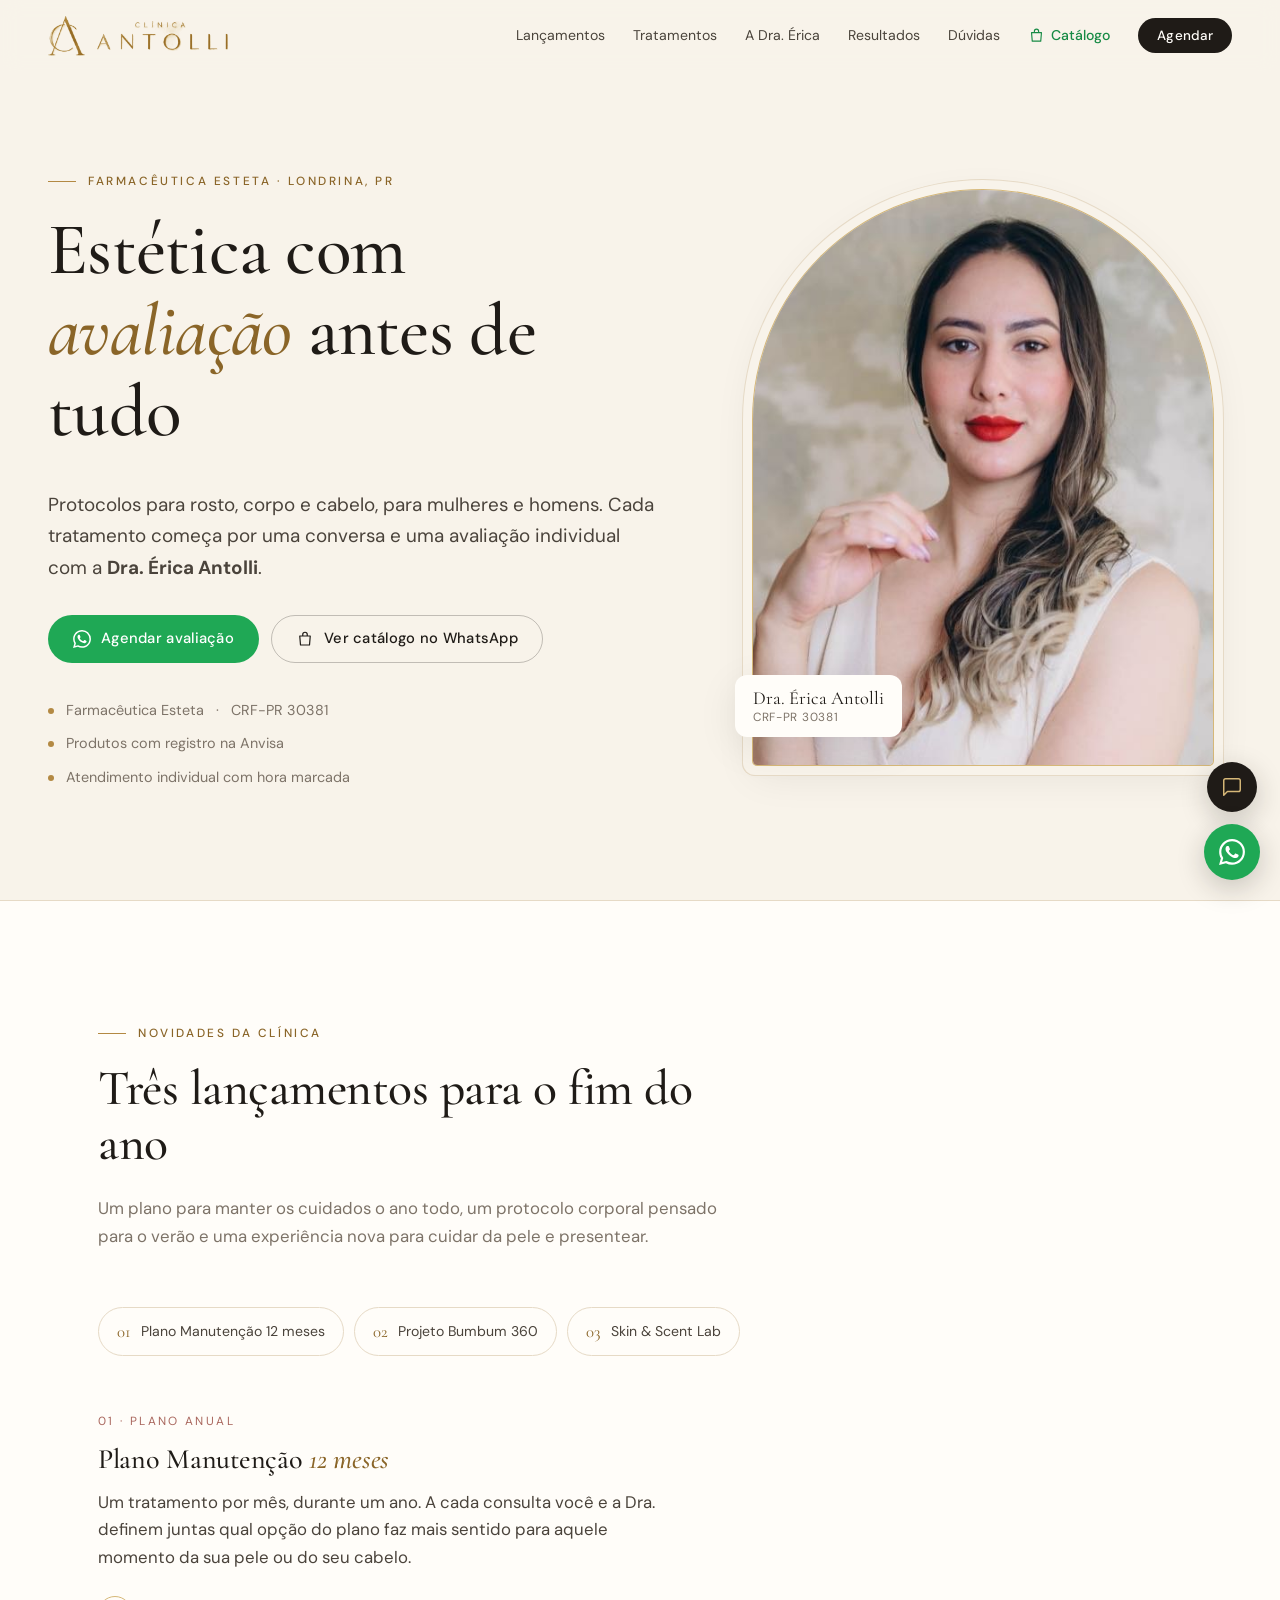
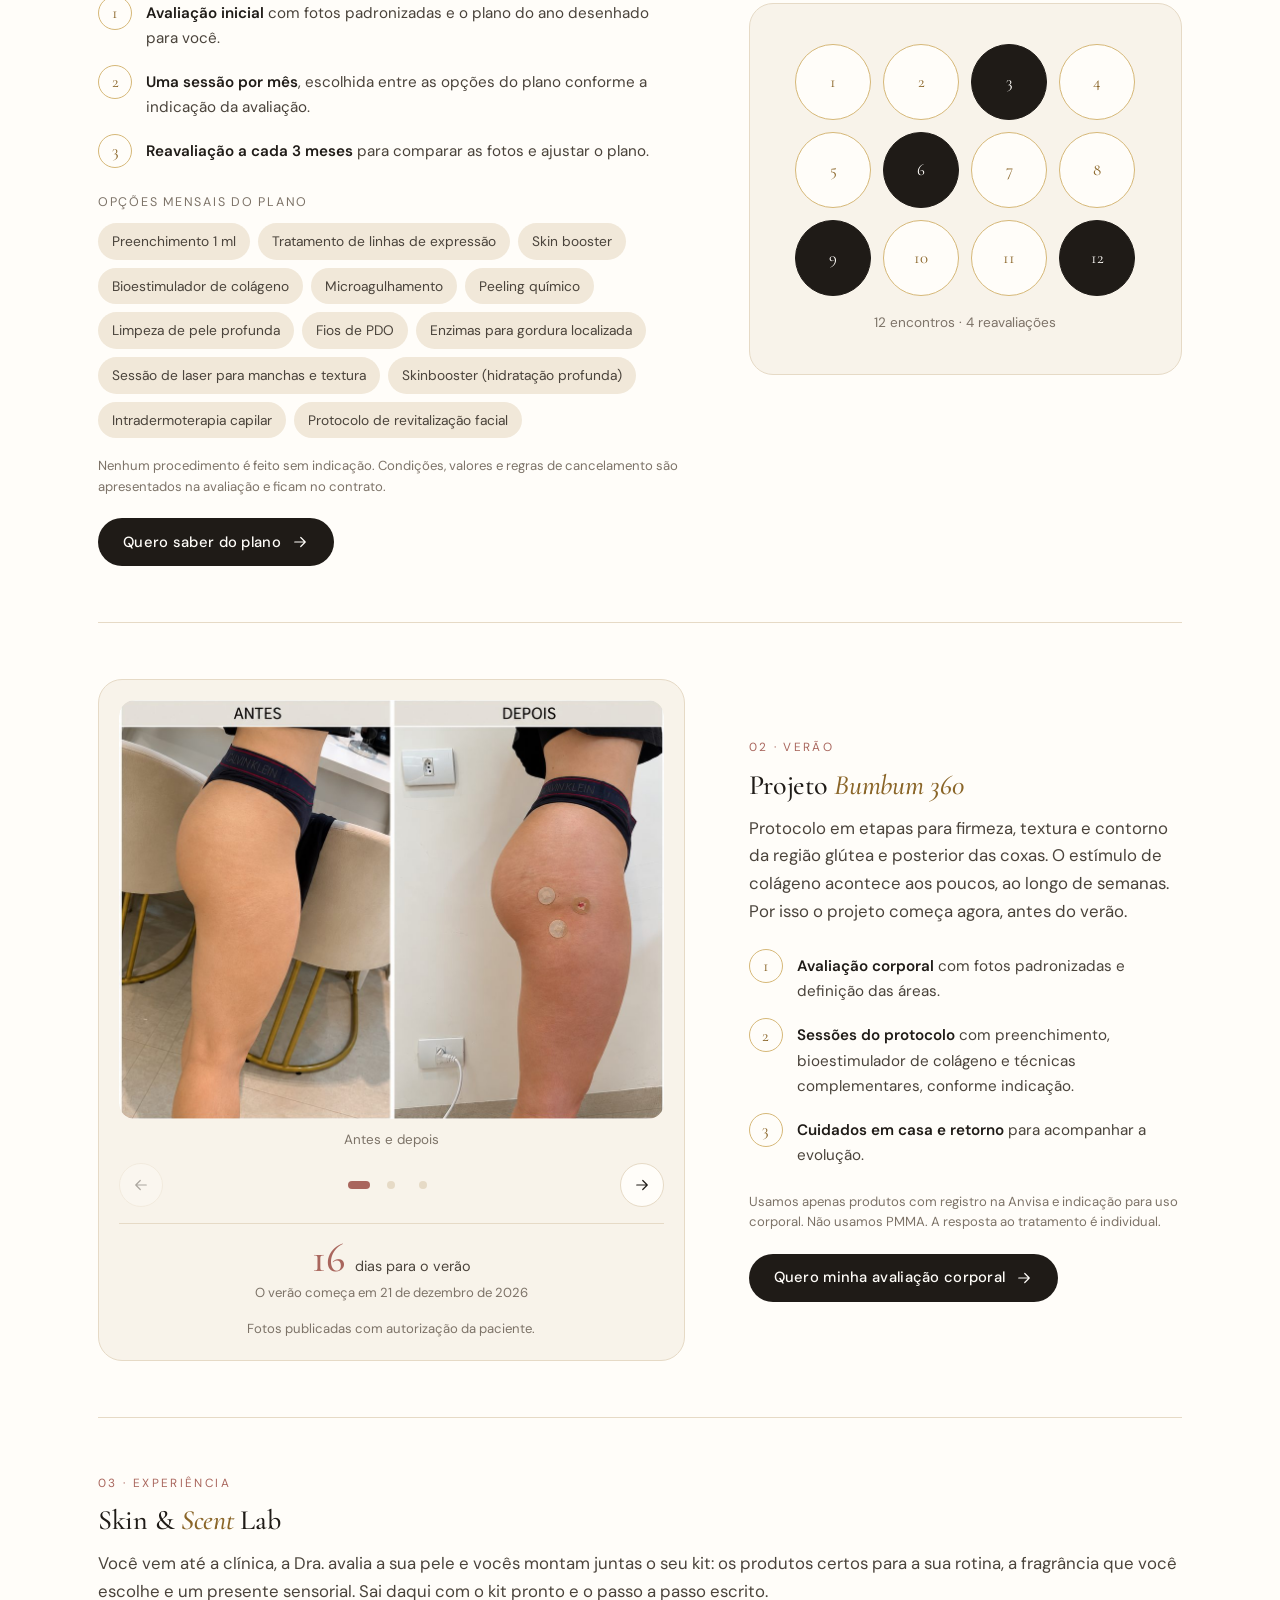
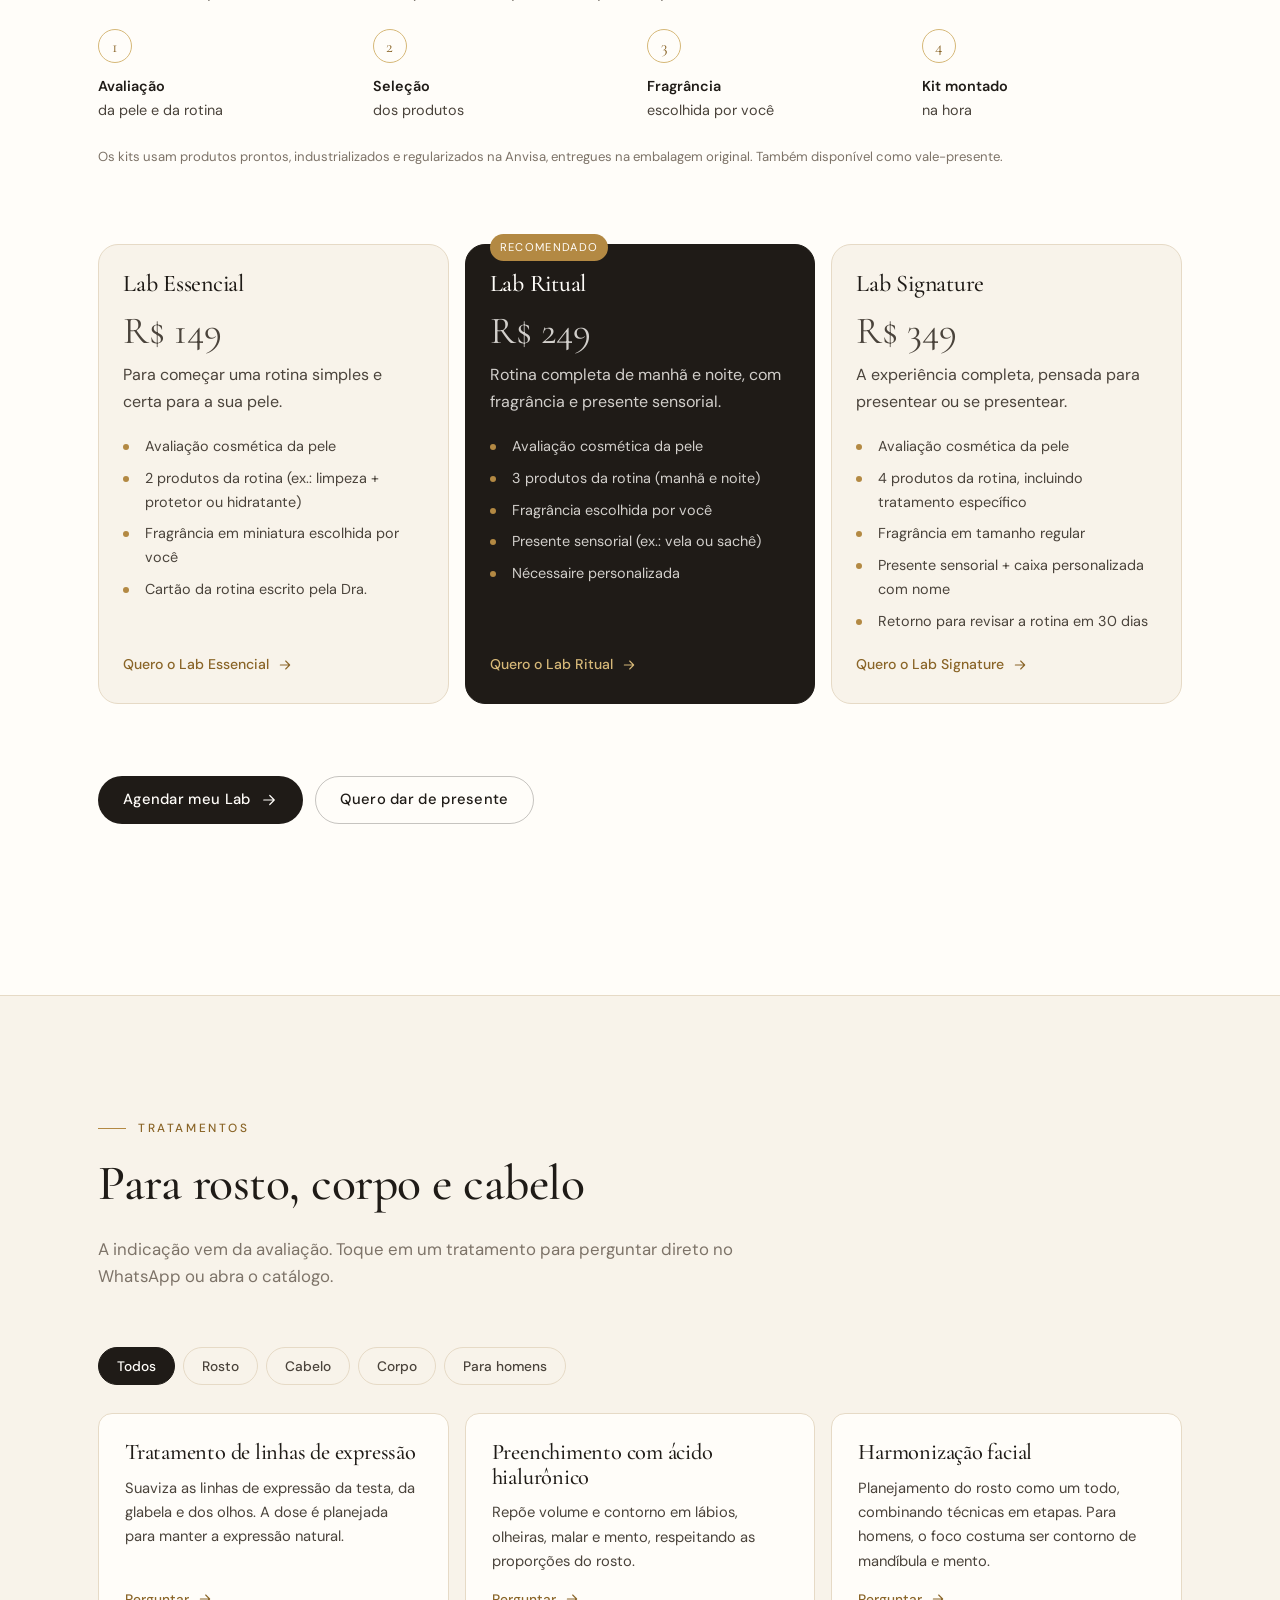
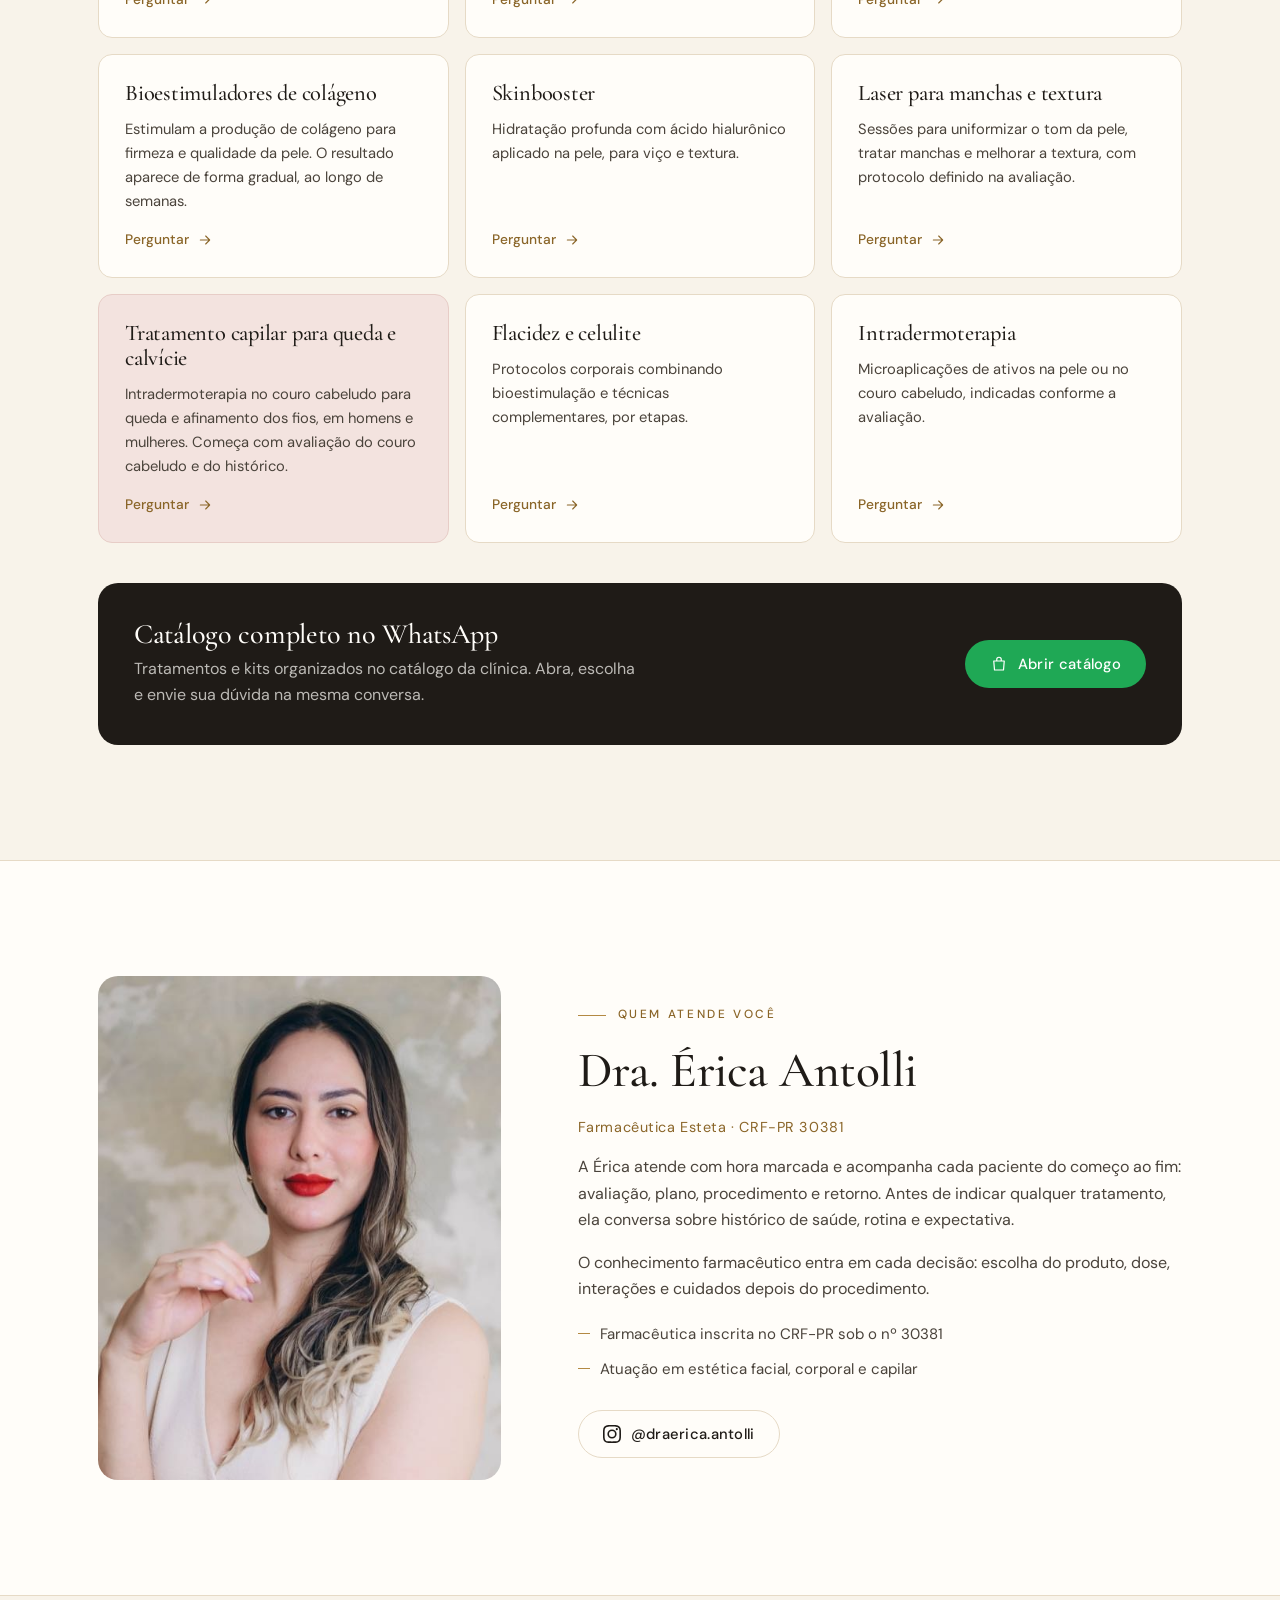
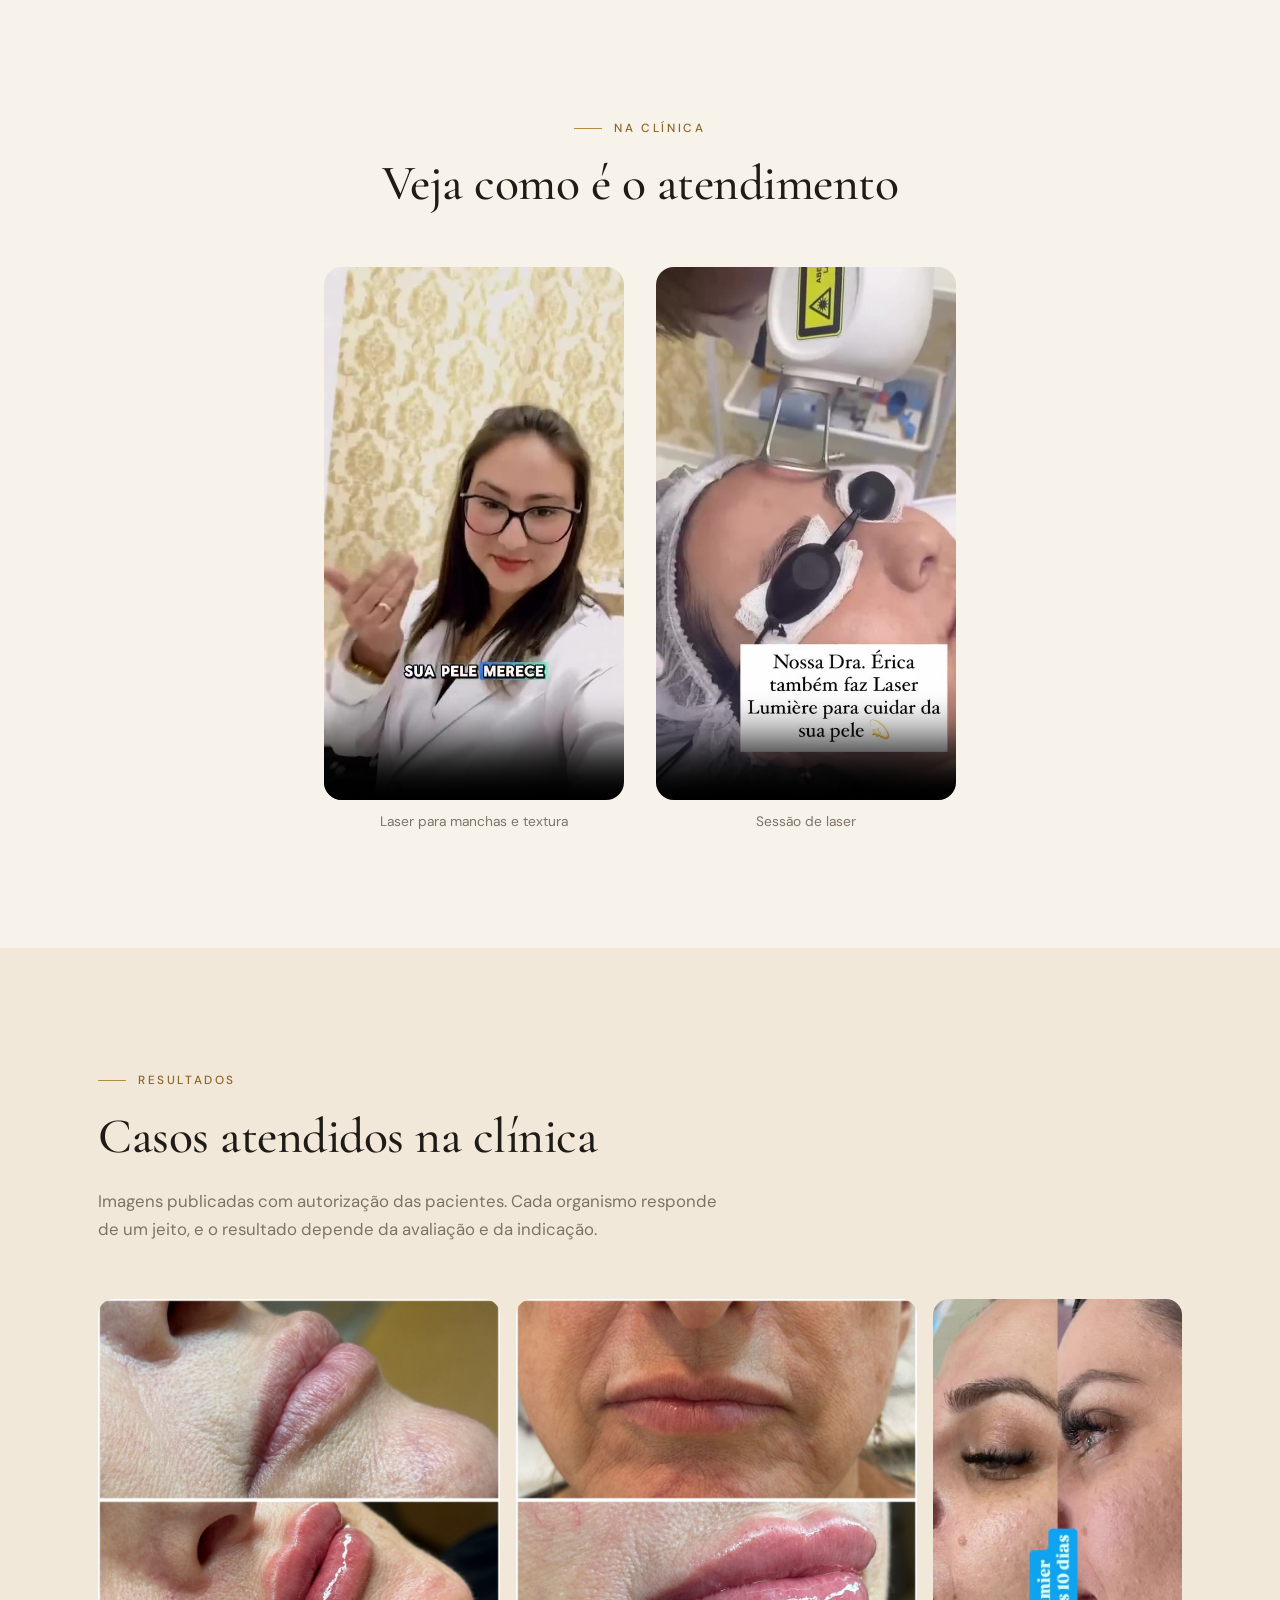
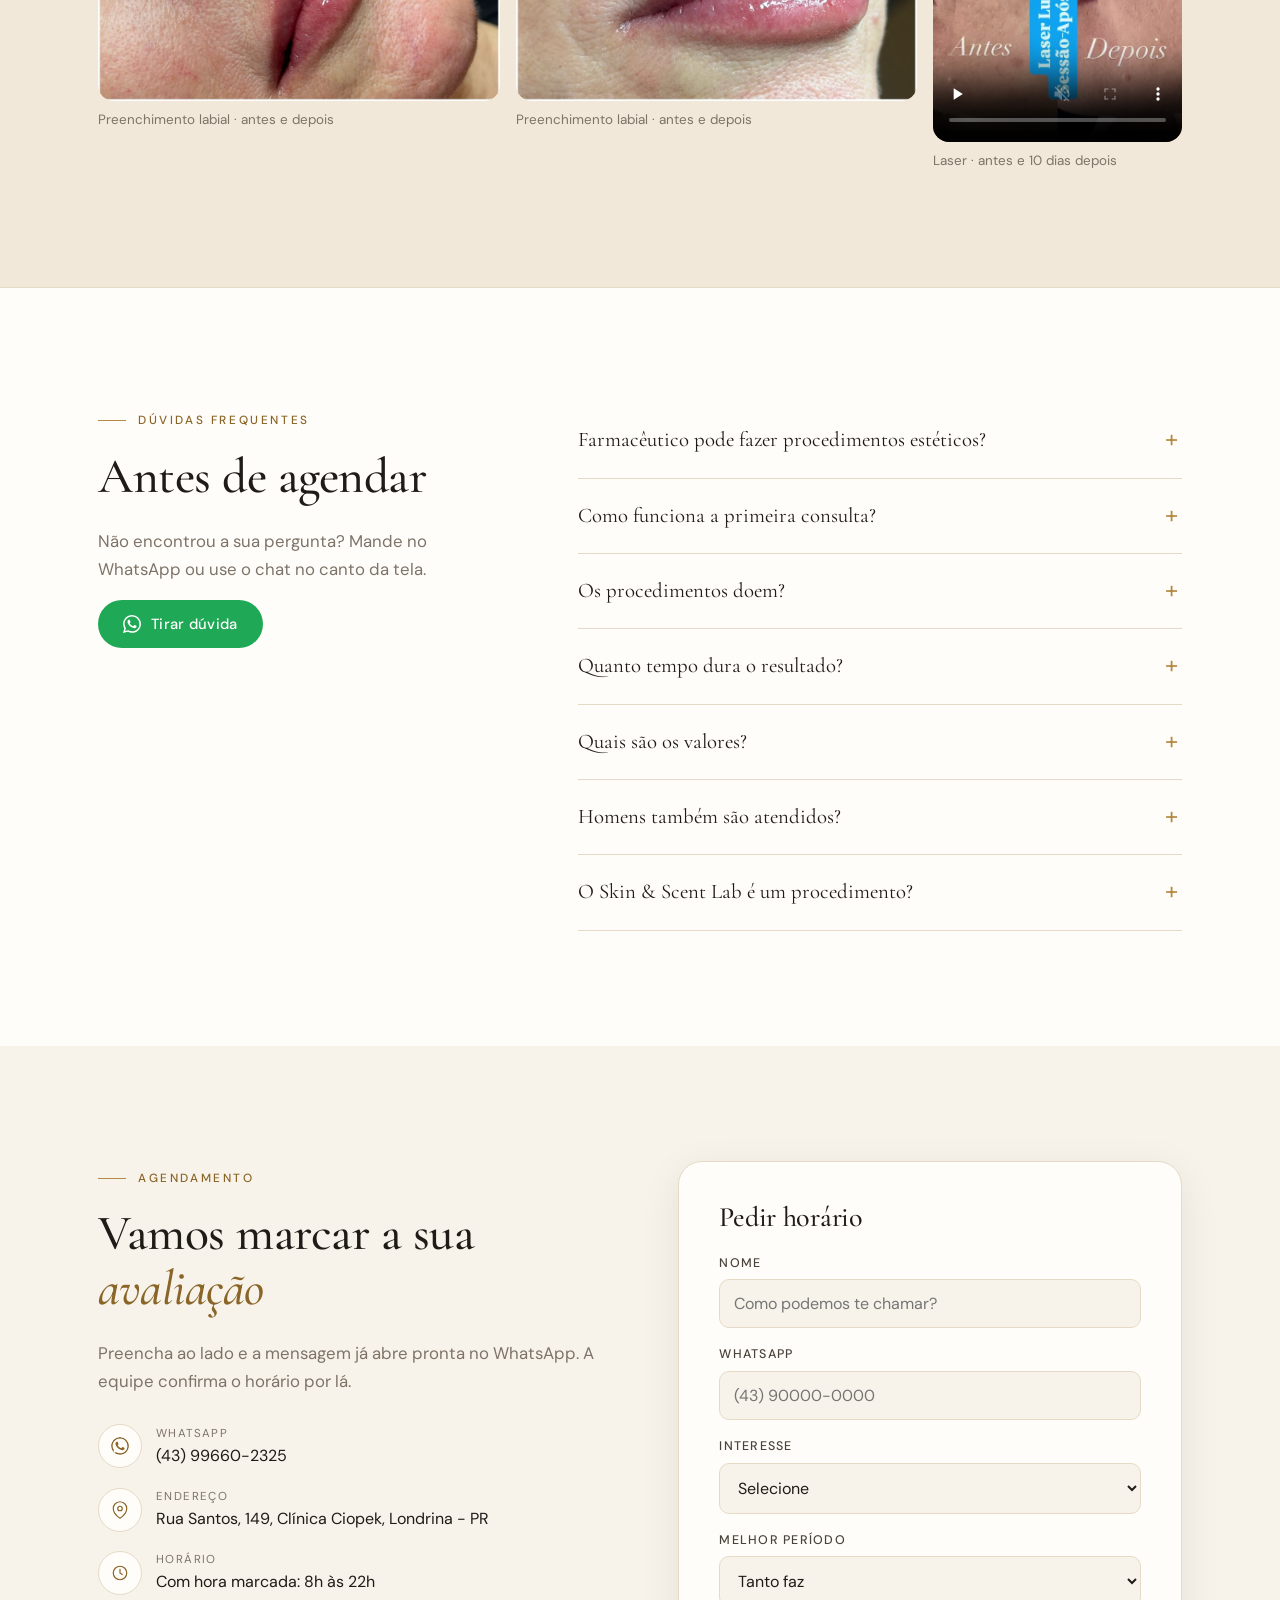
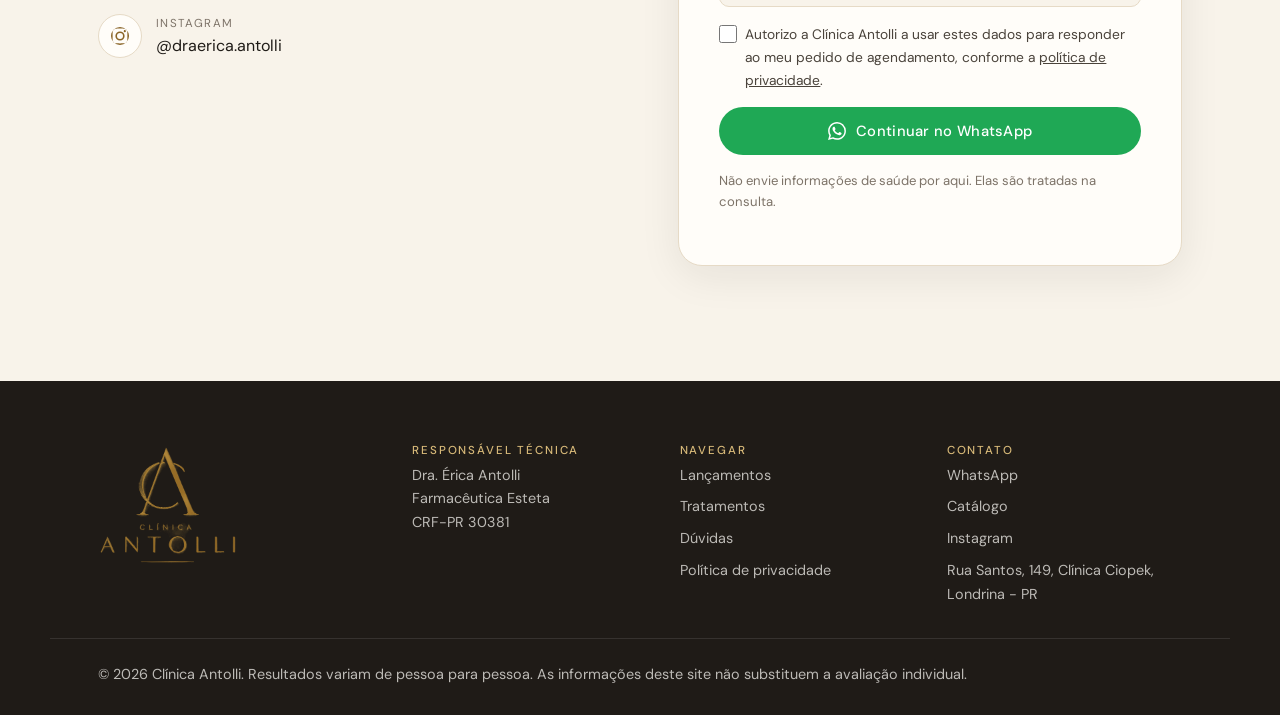
<file: public/index.html>
<!DOCTYPE html>
<html lang="pt-BR">
<head>
  <meta charset="UTF-8">
  <meta name="viewport" content="width=device-width, initial-scale=1.0">
  <title>Clínica Antolli | Estética facial, corporal e capilar em Londrina</title>
  <meta name="description" content="Protocolos faciais, corporais e capilares para mulheres e homens com a farmacêutica esteta Dra. Érica Antolli, em Londrina-PR. Avaliação individual antes de qualquer procedimento.">
  <meta name="theme-color" content="#f6efe4">
  <link rel="icon" type="image/png" href="assets/img/favicon.png">
  <link rel="apple-touch-icon" href="assets/img/apple-touch-icon.png">

  <meta property="og:type" content="website">
  <meta property="og:locale" content="pt_BR">
  <meta property="og:title" content="Clínica Antolli | Dra. Érica Antolli">
  <meta property="og:description" content="Estética facial, corporal e capilar com avaliação individual. Londrina-PR.">
  <meta property="og:image" content="assets/img/og.jpg">
  <link rel="stylesheet" href="assets/css/style.css">
  
<!-- Google tag (gtag.js) --> <script async src="https://www.googletagmanager.com/gtag/js?id=GTM-PPKPNNBQ"></script> <script> window.dataLayer = window.dataLayer || []; function gtag(){dataLayer.push(arguments);} gtag('js', new Date()); gtag('config', 'GTM-PPKPNNBQ'); </script>
<!-- Event snippet for Contato conversion page --> <script> gtag('event', 'conversion', { 'send_to': 'AW-18568032375/La-ECNeq-LUdEPfg9pVF', 'value': 1.0, 'currency': 'BRL' }); </script>
</head>
<body>

<!-- Ícones reutilizáveis -->
<svg width="0" height="0" style="position:absolute" aria-hidden="true">
  <symbol id="i-wa" viewBox="0 0 24 24"><path fill="currentColor" d="M17.47 14.38c-.3-.15-1.76-.87-2.03-.97-.27-.1-.47-.15-.67.15-.2.3-.77.97-.94 1.16-.17.2-.35.22-.64.07-.3-.15-1.26-.46-2.39-1.47-.88-.79-1.48-1.76-1.65-2.06-.17-.3-.02-.46.13-.61.13-.13.3-.35.45-.52.15-.17.2-.3.3-.5.1-.2.05-.37-.02-.52-.08-.15-.67-1.61-.92-2.2-.24-.58-.49-.5-.67-.51h-.57c-.2 0-.52.07-.79.37-.27.3-1.04 1.02-1.04 2.48s1.07 2.88 1.21 3.07c.15.2 2.1 3.2 5.08 4.49.71.31 1.26.49 1.69.63.71.23 1.36.2 1.87.12.57-.09 1.76-.72 2.01-1.41.25-.69.25-1.29.17-1.41-.07-.12-.27-.2-.57-.35M12.05 21.79h-.01a9.87 9.87 0 0 1-5.03-1.38l-.36-.21-3.74.98 1-3.65-.24-.37a9.86 9.86 0 0 1-1.51-5.26c0-5.45 4.44-9.88 9.89-9.88 2.64 0 5.12 1.03 6.99 2.9a9.83 9.83 0 0 1 2.89 6.99c0 5.45-4.44 9.88-9.88 9.88m8.41-18.3A11.82 11.82 0 0 0 12.05 0C5.5 0 .16 5.34.16 11.89c0 2.1.55 4.14 1.59 5.95L.06 24l6.3-1.65a11.88 11.88 0 0 0 5.68 1.45h.01c6.55 0 11.89-5.34 11.89-11.89a11.82 11.82 0 0 0-3.48-8.41z"/></symbol>
  <symbol id="i-ig" viewBox="0 0 24 24"><path fill="currentColor" d="M12 2.16c3.2 0 3.58.01 4.85.07 3.25.15 4.77 1.69 4.92 4.92.06 1.27.07 1.65.07 4.85s-.01 3.58-.07 4.85c-.15 3.23-1.66 4.77-4.92 4.92-1.27.06-1.64.07-4.85.07-3.2 0-3.58-.01-4.85-.07-3.26-.15-4.77-1.7-4.92-4.92-.06-1.27-.07-1.64-.07-4.85s.01-3.58.07-4.85C2.38 3.92 3.9 2.38 7.15 2.23 8.42 2.17 8.8 2.16 12 2.16M12 0C8.74 0 8.33.01 7.05.07 2.7.27.27 2.69.07 7.05.01 8.33 0 8.74 0 12s.01 3.67.07 4.95c.2 4.36 2.62 6.78 6.98 6.98C8.33 23.99 8.74 24 12 24s3.67-.01 4.95-.07c4.35-.2 6.78-2.62 6.98-6.98.06-1.28.07-1.69.07-4.95s-.01-3.67-.07-4.95c-.2-4.35-2.62-6.78-6.98-6.98C15.67.01 15.26 0 12 0zm0 5.84a6.16 6.16 0 1 0 0 12.32 6.16 6.16 0 0 0 0-12.32zM12 16a4 4 0 1 1 0-8 4 4 0 0 1 0 8zm6.41-11.85a1.44 1.44 0 1 0 0 2.88 1.44 1.44 0 0 0 0-2.88z"/></symbol>
  <symbol id="i-bag" viewBox="0 0 24 24"><path fill="none" stroke="currentColor" stroke-width="1.6" stroke-linecap="round" stroke-linejoin="round" d="M5 8h14l-1 12H6L5 8zm4 0V6a3 3 0 0 1 6 0v2"/></symbol>
  <symbol id="i-chat" viewBox="0 0 24 24"><path fill="none" stroke="currentColor" stroke-width="1.6" stroke-linecap="round" stroke-linejoin="round" d="M21 15a2 2 0 0 1-2 2H7l-4 4V5a2 2 0 0 1 2-2h14a2 2 0 0 1 2 2z"/></symbol>
  <symbol id="i-pin" viewBox="0 0 24 24"><path fill="none" stroke="currentColor" stroke-width="1.6" d="M21 10c0 7-9 13-9 13s-9-6-9-13a9 9 0 0 1 18 0z"/><circle cx="12" cy="10" r="3" fill="none" stroke="currentColor" stroke-width="1.6"/></symbol>
  <symbol id="i-clock" viewBox="0 0 24 24"><circle cx="12" cy="12" r="9" fill="none" stroke="currentColor" stroke-width="1.6"/><path d="M12 7v5l3 2" fill="none" stroke="currentColor" stroke-width="1.6" stroke-linecap="round"/></symbol>
  <symbol id="i-arrow" viewBox="0 0 24 24"><path d="M5 12h14M13 6l6 6-6 6" fill="none" stroke="currentColor" stroke-width="1.6" stroke-linecap="round" stroke-linejoin="round"/></symbol>
  <symbol id="i-play" viewBox="0 0 24 24"><path d="M8 5v14l11-7z" fill="currentColor"/></symbol>
</svg>

<a class="skip" href="#conteudo">Pular para o conteúdo</a>

<header class="nav" id="nav">
  <div class="nav__inner">
    <a href="#topo" class="nav__brand" aria-label="Clínica Antolli, início">
      <img src="assets/img/monograma.png" alt="" class="nav__mono" width="38" height="41">
      <img src="assets/img/wordmark.png" alt="Clínica Antolli" class="nav__word" width="150" height="34">
    </a>
    <nav class="nav__links" id="navLinks" aria-label="Principal">
      <a href="#lancamentos">Lançamentos</a>
      <a href="#tratamentos">Tratamentos</a>
      <a href="#sobre">A Dra. Érica</a>
      <a href="#resultados" data-if="mostrarResultados">Resultados</a>
      <a href="#duvidas">Dúvidas</a>
      <a href="#" class="nav__catalog" data-wa-catalogo><svg><use href="#i-bag"/></svg>Catálogo</a>
      <a href="#" class="btn btn--dark btn--sm" data-wa="Olá! Vim pelo site da Clínica Antolli e gostaria de agendar uma avaliação.">Agendar</a>
    </nav>
    <button class="nav__toggle" id="navToggle" aria-label="Abrir menu" aria-expanded="false" aria-controls="navLinks"><span></span><span></span></button>
  </div>
</header>

<main id="conteudo">

<!-- HERO -->
<section class="hero" id="topo">
  <div class="hero__text">
    <p class="eyebrow">Farmacêutica esteta · Londrina, PR</p>
    <h1>Estética com <em>avaliação</em> antes de tudo</h1>
    <p class="hero__lead">Protocolos para rosto, corpo e cabelo, para mulheres e homens. Cada tratamento começa por uma conversa e uma avaliação individual com a <strong data-cfg="profissional.nome">Dra. Érica Antolli</strong>.</p>
    <div class="hero__actions">
      <a href="#" class="btn btn--wa" data-wa="Olá! Vim pelo site da Clínica Antolli e gostaria de agendar uma avaliação."><svg><use href="#i-wa"/></svg>Agendar avaliação</a>
      <a href="#" class="btn btn--ghost" data-wa-catalogo><svg><use href="#i-bag"/></svg>Ver catálogo no WhatsApp</a>
    </div>
    <ul class="hero__facts">
      <li><span data-cfg="profissional.profissao">Farmacêutica esteta</span> · <span data-cfg="profissional.crf">CRF-PR 30381</span></li>
      <li>Produtos com registro na Anvisa</li>
      <li>Atendimento individual com hora marcada</li>
    </ul>
  </div>
  <figure class="hero__photo">
    <div class="arch"><img src="assets/img/erica.jpg" alt="Dra. Érica Antolli, farmacêutica esteta" width="640" height="641"></div>
    <figcaption><span data-cfg="profissional.nome">Dra. Érica Antolli</span><small data-cfg="profissional.crf">CRF-PR 30381</small></figcaption>
  </figure>
</section>

<!-- LANÇAMENTOS -->
<section class="section launches" id="lancamentos">
  <div class="container">
    <div class="section__head">
      <p class="eyebrow">Novidades da clínica</p>
      <h2>Três lançamentos para o fim do ano</h2>
      <p class="section__sub">Um plano para manter os cuidados o ano todo, um protocolo corporal pensado para o verão e uma experiência nova para cuidar da pele e presentear.</p>
    </div>

    <nav class="launch-tabs" aria-label="Lançamentos">
      <a href="#manutencao"><span>01</span>Plano Manutenção 12 meses</a>
      <a href="#bumbum360"><span>02</span>Projeto Bumbum 360</a>
      <a href="#skin-scent-lab"><span>03</span>Skin &amp; Scent Lab</a>
    </nav>

    <!-- 01 MANUTENÇÃO -->
    <article class="launch" id="manutencao">
      <div class="launch__body">
        <p class="launch__tag">01 · Plano anual</p>
        <h3>Plano Manutenção <em>12 meses</em></h3>
        <p class="launch__lead">Um tratamento por mês, durante um ano. A cada consulta você e a Dra. definem juntas qual opção do plano faz mais sentido para aquele momento da sua pele ou do seu cabelo.</p>
        <ol class="steps">
          <li><strong>Avaliação inicial</strong> com fotos padronizadas e o plano do ano desenhado para você.</li>
          <li><strong>Uma sessão por mês</strong>, escolhida entre as opções do plano conforme a indicação da avaliação.</li>
          <li><strong>Reavaliação a cada 3 meses</strong> para comparar as fotos e ajustar o plano.</li>
        </ol>
        <div class="chips-list">
          <p class="chips-list__title">Opções mensais do plano</p>
          <ul id="planoOpcoes">
            <li class="chips-list__item">Preenchimento 1 ml</li>
            <li class="chips-list__item">Tratamento de linhas de expressão</li>
            <li class="chips-list__item">Skin booster</li>
            <li class="chips-list__item">Bioestimulador de colágeno</li>
            <li class="chips-list__item">Microagulhamento</li>
            <li class="chips-list__item">Peeling químico</li>
            <li class="chips-list__item">Limpeza de pele profunda</li>
            <li class="chips-list__item">Fios de PDO</li>
            <li class="chips-list__item">Enzimas para gordura localizada</li>
          </ul>
        </div>
        <p class="fineprint">Nenhum procedimento é feito sem indicação. Condições, valores e regras de cancelamento são apresentados na avaliação e ficam no contrato.</p>
        <a href="#" class="btn btn--dark" data-wa="Olá! Vi no site o Plano Manutenção 12 meses e quero entender como funciona.">Quero saber do plano<svg><use href="#i-arrow"/></svg></a>
      </div>
      <div class="launch__visual launch__visual--months" aria-hidden="true">
        <div class="months" id="monthsGrid"></div>
        <p class="months__caption">12 encontros · 4 reavaliações</p>
      </div>
    </article>

    <!-- 02 BUMBUM 360 -->
    <article class="launch launch--alt" id="bumbum360">
      <div class="launch__body">
        <p class="launch__tag">02 · Verão</p>
        <h3>Projeto <em>Bumbum 360</em></h3>
        <p class="launch__lead">Protocolo em etapas para firmeza, textura e contorno da região glútea e posterior das coxas. O estímulo de colágeno acontece aos poucos, ao longo de semanas. Por isso o projeto começa agora, antes do verão.</p>
        <ol class="steps">
          <li><strong>Avaliação corporal</strong> com fotos padronizadas e definição das áreas.</li>
          <li><strong>Sessões do protocolo</strong> com preenchimento, bioestimulador de colágeno e técnicas complementares, conforme indicação.</li>
          <li><strong>Cuidados em casa e retorno</strong> para acompanhar a evolução.</li>
        </ol>
        <p class="fineprint">Usamos apenas produtos com registro na Anvisa e indicação para uso corporal. Não usamos PMMA. A resposta ao tratamento é individual.</p>
        <a href="#" class="btn btn--dark" data-wa="Olá! Vi no site o Projeto Bumbum 360 e quero agendar a avaliação corporal.">Quero minha avaliação corporal<svg><use href="#i-arrow"/></svg></a>
      </div>
      <div class="launch__visual launch__visual--gallery">
        <div class="carousel" data-carousel role="region" aria-roledescription="carrossel" aria-label="Fotos do Projeto Bumbum 360">
          <div class="carousel__track" tabindex="0">
            <figure class="carousel__slide" aria-roledescription="slide" aria-label="1 de 3">
              <div class="carousel__frame">
                <img src="assets/img/resultados/bumbum-1.jpg" alt="Região glútea de perfil, antes (à esquerda) e depois (à direita) do protocolo" width="1100" height="849" loading="lazy">
              </div>
              <figcaption>Antes e depois</figcaption>
            </figure>
            <figure class="carousel__slide" aria-roledescription="slide" aria-label="2 de 3">
              <div class="carousel__frame">
                <img src="assets/img/resultados/bumbum-2.jpg" alt="Região glútea com os pontos de aplicação após a sessão" width="284" height="269" loading="lazy">
              </div>
              <figcaption>Pontos de aplicação após a sessão</figcaption>
            </figure>
            <figure class="carousel__slide" aria-roledescription="slide" aria-label="3 de 3">
              <div class="carousel__frame">
                <img src="assets/img/resultados/bumbum-3.jpg" alt="Aplicação do protocolo na região glútea, na clínica" width="262" height="280" loading="lazy">
              </div>
              <figcaption>Aplicação na clínica</figcaption>
            </figure>
          </div>
          <div class="carousel__controls">
            <button type="button" class="carousel__btn carousel__btn--prev" data-carousel-prev aria-label="Foto anterior"><svg><use href="#i-arrow"/></svg></button>
            <div class="carousel__dots"></div>
            <button type="button" class="carousel__btn" data-carousel-next aria-label="Próxima foto"><svg><use href="#i-arrow"/></svg></button>
          </div>
        </div>
        <div class="countdown">
          <p class="countdown__count"><strong id="diasVerao">--</strong><span>dias para o verão</span></p>
          <p class="countdown__caption">O verão começa em <span id="dataVerao">21 de dezembro</span></p>
        </div>
        <p class="fineprint">Fotos publicadas com autorização da paciente.</p>
      </div>
    </article>

    <!-- 03 SKIN & SCENT LAB -->
    <article class="launch launch--lab" id="skin-scent-lab">
      <div class="launch__body">
        <p class="launch__tag">03 · Experiência</p>
        <h3>Skin &amp; <em>Scent</em> Lab</h3>
        <p class="launch__lead">Você vem até a clínica, a Dra. avalia a sua pele e vocês montam juntas o seu kit: os produtos certos para a sua rotina, a fragrância que você escolhe e um presente sensorial. Sai daqui com o kit pronto e o passo a passo escrito.</p>
        <ol class="steps steps--inline">
          <li><strong>Avaliação</strong> da pele e da rotina</li>
          <li><strong>Seleção</strong> dos produtos</li>
          <li><strong>Fragrância</strong> escolhida por você</li>
          <li><strong>Kit montado</strong> na hora</li>
        </ol>
        <p class="fineprint">Os kits usam produtos prontos, industrializados e regularizados na Anvisa, entregues na embalagem original. Também disponível como vale-presente.</p>
      </div>
      <div class="kits" id="kitsGrid"></div>
      <div class="lab__actions">
        <a href="#" class="btn btn--dark" data-wa="Olá! Vi no site o Skin & Scent Lab e quero agendar a minha experiência.">Agendar meu Lab<svg><use href="#i-arrow"/></svg></a>
        <a href="#" class="btn btn--ghost" data-wa="Olá! Quero um vale-presente do Skin & Scent Lab.">Quero dar de presente</a>
      </div>
    </article>
  </div>
</section>

<!-- TRATAMENTOS -->
<section class="section treatments" id="tratamentos">
  <div class="container">
    <div class="section__head">
      <p class="eyebrow">Tratamentos</p>
      <h2>Para rosto, corpo e cabelo</h2>
      <p class="section__sub">A indicação vem da avaliação. Toque em um tratamento para perguntar direto no WhatsApp ou abra o catálogo.</p>
    </div>
    <div class="filters" role="tablist" aria-label="Filtrar tratamentos">
      <button class="filter is-active" data-filter="todos" role="tab" aria-selected="true">Todos</button>
      <button class="filter" data-filter="rosto" role="tab" aria-selected="false">Rosto</button>
      <button class="filter" data-filter="cabelo" role="tab" aria-selected="false">Cabelo</button>
      <button class="filter" data-filter="corpo" role="tab" aria-selected="false">Corpo</button>
      <button class="filter" data-filter="homens" role="tab" aria-selected="false">Para homens</button>
    </div>
    <div class="cards" id="treatmentCards">
      <article class="card" data-tags="rosto homens">
        <h3>Tratamento de linhas de expressão</h3>
        <p>Suaviza as linhas de expressão da testa, da glabela e dos olhos. A dose é planejada para manter a expressão natural.</p>
        <a href="#" data-wa="Olá! Quero saber sobre tratamento de linhas de expressão.">Perguntar<svg><use href="#i-arrow"/></svg></a>
      </article>
      <article class="card" data-tags="rosto">
        <h3>Preenchimento com ácido hialurônico</h3>
        <p>Repõe volume e contorno em lábios, olheiras, malar e mento, respeitando as proporções do rosto.</p>
        <a href="#" data-wa="Olá! Quero saber sobre preenchimento com ácido hialurônico.">Perguntar<svg><use href="#i-arrow"/></svg></a>
      </article>
      <article class="card" data-tags="rosto homens">
        <h3>Harmonização facial</h3>
        <p>Planejamento do rosto como um todo, combinando técnicas em etapas. Para homens, o foco costuma ser contorno de mandíbula e mento.</p>
        <a href="#" data-wa="Olá! Quero saber sobre harmonização facial.">Perguntar<svg><use href="#i-arrow"/></svg></a>
      </article>
      <article class="card" data-tags="rosto corpo">
        <h3>Bioestimuladores de colágeno</h3>
        <p>Estimulam a produção de colágeno para firmeza e qualidade da pele. O resultado aparece de forma gradual, ao longo de semanas.</p>
        <a href="#" data-wa="Olá! Quero saber sobre bioestimuladores de colágeno.">Perguntar<svg><use href="#i-arrow"/></svg></a>
      </article>
      <article class="card" data-tags="rosto">
        <h3>Skinbooster</h3>
        <p>Hidratação profunda com ácido hialurônico aplicado na pele, para viço e textura.</p>
        <a href="#" data-wa="Olá! Quero saber sobre skinbooster.">Perguntar<svg><use href="#i-arrow"/></svg></a>
      </article>
      <article class="card" data-tags="rosto homens">
        <h3>Laser para manchas e textura</h3>
        <p>Sessões para uniformizar o tom da pele, tratar manchas e melhorar a textura, com protocolo definido na avaliação.</p>
        <a href="#" data-wa="Olá! Quero saber sobre o laser para manchas.">Perguntar<svg><use href="#i-arrow"/></svg></a>
      </article>
      <article class="card card--accent" data-tags="cabelo homens">
        <h3>Tratamento capilar para queda e calvície</h3>
        <p>Intradermoterapia no couro cabeludo para queda e afinamento dos fios, em homens e mulheres. Começa com avaliação do couro cabeludo e do histórico.</p>
        <a href="#" data-wa="Olá! Quero saber sobre o tratamento capilar para queda e calvície.">Perguntar<svg><use href="#i-arrow"/></svg></a>
      </article>
      <article class="card" data-tags="corpo">
        <h3>Flacidez e celulite</h3>
        <p>Protocolos corporais combinando bioestimulação e técnicas complementares, por etapas.</p>
        <a href="#" data-wa="Olá! Quero saber sobre tratamento para flacidez e celulite.">Perguntar<svg><use href="#i-arrow"/></svg></a>
      </article>
      <article class="card" data-tags="rosto cabelo corpo">
        <h3>Intradermoterapia</h3>
        <p>Microaplicações de ativos na pele ou no couro cabeludo, indicadas conforme a avaliação.</p>
        <a href="#" data-wa="Olá! Quero saber sobre intradermoterapia.">Perguntar<svg><use href="#i-arrow"/></svg></a>
      </article>
    </div>
    <div class="catalog-banner">
      <div>
        <h3>Catálogo completo no WhatsApp</h3>
        <p>Tratamentos e kits organizados no catálogo da clínica. Abra, escolha e envie sua dúvida na mesma conversa.</p>
      </div>
      <a href="#" class="btn btn--wa" data-wa-catalogo><svg><use href="#i-bag"/></svg>Abrir catálogo</a>
    </div>
  </div>
</section>

<!-- SOBRE -->
<section class="section about" id="sobre">
  <div class="container about__grid">
    <div class="about__photo"><img src="assets/img/erica.jpg" alt="Retrato da Dra. Érica Antolli" loading="lazy" width="640" height="641"></div>
    <div class="about__text">
      <p class="eyebrow">Quem atende você</p>
      <h2><span data-cfg="profissional.nome">Dra. Érica Antolli</span></h2>
      <p class="about__role"><span data-cfg="profissional.profissao">Farmacêutica esteta</span> · <span data-cfg="profissional.crf">CRF-PR 30381</span></p>
      <p>A Érica atende com hora marcada e acompanha cada paciente do começo ao fim: avaliação, plano, procedimento e retorno. Antes de indicar qualquer tratamento, ela conversa sobre histórico de saúde, rotina e expectativa.</p>
      <p>O conhecimento farmacêutico entra em cada decisão: escolha do produto, dose, interações e cuidados depois do procedimento.</p>
      <ul class="about__list" id="formacaoList"></ul>
      <a href="#" class="btn btn--ig" data-instagram><svg><use href="#i-ig"/></svg><span data-cfg-instagram>@draerica.antolli</span></a>
    </div>
  </div>
</section>

<!-- VÍDEOS -->
<section class="section videos" id="videos">
  <div class="container">
    <div class="section__head section__head--center">
      <p class="eyebrow">Na clínica</p>
      <h2>Veja como é o atendimento</h2>
    </div>
    <div class="video-row">
      <figure class="reel">
        <video src="assets/video/laser-pele.mp4" poster="assets/video/laser-pele.jpg" preload="none" playsinline controls aria-label="Dra. Érica explica o laser para manchas"></video>
        <figcaption>Laser para manchas e textura</figcaption>
      </figure>
      <figure class="reel">
        <video src="assets/video/laser-lumiere.mp4" poster="assets/video/laser-lumiere.jpg" preload="none" playsinline controls muted aria-label="Sessão de laser na clínica"></video>
        <figcaption>Sessão de laser</figcaption>
      </figure>
    </div>
  </div>
</section>

<!-- RESULTADOS -->
<section class="section results" id="resultados" data-if="mostrarResultados">
  <div class="container">
    <div class="section__head">
      <p class="eyebrow">Resultados</p>
      <h2>Casos atendidos na clínica</h2>
      <p class="section__sub">Imagens publicadas com autorização das pacientes. Cada organismo responde de um jeito, e o resultado depende da avaliação e da indicação.</p>
    </div>
    <div class="results__grid">
      <figure><img src="assets/img/resultados/labios-1.jpg" alt="Lábios antes (acima) e depois (abaixo) do preenchimento" loading="lazy"><figcaption>Preenchimento labial · antes e depois</figcaption></figure>
      <figure><img src="assets/img/resultados/labios-2.jpg" alt="Lábios antes (acima) e depois (abaixo) do preenchimento" loading="lazy"><figcaption>Preenchimento labial · antes e depois</figcaption></figure>
      <figure class="results__video"><video src="assets/video/antes-depois-laser.mp4" poster="assets/video/antes-depois-laser.jpg" preload="none" playsinline muted loop controls aria-label="Pele antes e 10 dias depois de uma sessão de laser"></video><figcaption>Laser · antes e 10 dias depois</figcaption></figure>
    </div>
  </div>
</section>

<!-- DEPOIMENTOS (só aparece com depoimentos reais no config.js) -->
<section class="section testimonials" id="depoimentos" hidden>
  <div class="container">
    <div class="section__head section__head--center">
      <p class="eyebrow">Quem já foi atendida</p>
      <h2>O que as pacientes contam</h2>
    </div>
    <div class="testimonials__grid" id="depoimentosGrid"></div>
    <p class="center"><a href="#" class="btn btn--ghost" id="googleReviews" hidden>Ver avaliações no Google</a></p>
  </div>
</section>

<!-- DÚVIDAS -->
<section class="section faq" id="duvidas">
  <div class="container faq__grid">
    <div>
      <p class="eyebrow">Dúvidas frequentes</p>
      <h2>Antes de agendar</h2>
      <p class="section__sub">Não encontrou a sua pergunta? Mande no WhatsApp ou use o chat no canto da tela.</p>
      <a href="#" class="btn btn--wa" data-wa="Olá! Tenho uma dúvida antes de agendar."><svg><use href="#i-wa"/></svg>Tirar dúvida</a>
    </div>
    <div class="faq__list">
      <details>
        <summary>Farmacêutico pode fazer procedimentos estéticos?</summary>
        <p>A atuação do farmacêutico em saúde estética é regulamentada pelo Conselho Federal de Farmácia (Resolução CFF 669/2018) para profissionais habilitados. A Dra. Érica tem inscrição ativa no CRF-PR.</p>
      </details>
      <details>
        <summary>Como funciona a primeira consulta?</summary>
        <p>É uma avaliação: conversa sobre histórico de saúde, medicamentos em uso, rotina e o que você espera. A Dra. examina a área, tira fotos padronizadas e explica as opções. O procedimento pode ser no mesmo dia ou agendado depois, conforme o caso.</p>
      </details>
      <details>
        <summary>Os procedimentos doem?</summary>
        <p>A sensação varia por procedimento e por pessoa. Quando indicado, usamos anestésico tópico. Tudo é explicado antes, para você decidir com tranquilidade.</p>
      </details>
      <details>
        <summary>Quanto tempo dura o resultado?</summary>
        <p>Depende do procedimento, do produto e do organismo. O tratamento de linhas de expressão costuma durar alguns meses; preenchedores e bioestimuladores, mais tempo. Na avaliação você recebe a estimativa para o seu caso.</p>
      </details>
      <details>
        <summary>Quais são os valores?</summary>
        <p>O valor depende do protocolo indicado e da quantidade de produto. Por isso ele é apresentado na avaliação ou na conversa pelo WhatsApp, junto com as formas de pagamento.</p>
      </details>
      <details>
        <summary>Homens também são atendidos?</summary>
        <p>Sim. Há protocolos para tratamento capilar (queda e calvície), tratamento de linhas de expressão com resultado discreto, contorno facial e cuidados com a pele.</p>
      </details>
      <details>
        <summary>O Skin &amp; Scent Lab é um procedimento?</summary>
        <p>Não. É uma experiência de avaliação cosmética e montagem de um kit com produtos prontos, fragrância e presente sensorial. Não envolve injetáveis.</p>
      </details>
    </div>
  </div>
</section>

<!-- AGENDAR -->
<section class="section booking" id="agendar">
  <div class="container booking__grid">
    <div class="booking__info">
      <p class="eyebrow">Agendamento</p>
      <h2>Vamos marcar a sua <em>avaliação</em></h2>
      <p class="section__sub">Preencha ao lado e a mensagem já abre pronta no WhatsApp. A equipe confirma o horário por lá.</p>
      <ul class="contact">
        <li><svg><use href="#i-wa"/></svg><div><small>WhatsApp</small><a href="#" data-wa="Olá! Vim pelo site da Clínica Antolli." data-cfg-telefone>(43) 99660-2325</a></div></li>
        <li><svg><use href="#i-pin"/></svg><div><small>Endereço</small><a href="#" id="mapsLink" target="_blank" rel="noopener"><span data-cfg-endereco>Londrina, PR</span></a></div></li>
        <li><svg><use href="#i-clock"/></svg><div><small>Horário</small><span id="horarios"></span></div></li>
        <li><svg><use href="#i-ig"/></svg><div><small>Instagram</small><a href="#" data-instagram data-cfg-instagram>@draerica.antolli</a></div></li>
      </ul>
    </div>
    <form class="booking__form" id="bookingForm" novalidate>
      <h3>Pedir horário</h3>
      <label>Nome<input type="text" name="nome" autocomplete="name" required placeholder="Como podemos te chamar?"></label>
      <label>WhatsApp<input type="tel" name="telefone" autocomplete="tel" inputmode="tel" required placeholder="(43) 90000-0000"></label>
      <label>Interesse
        <select name="interesse" required>
          <option value="">Selecione</option>
          <option>Avaliação geral</option>
          <option>Plano Manutenção 12 meses</option>
          <option>Projeto Bumbum 360</option>
          <option>Skin &amp; Scent Lab</option>
          <option>Tratamento de linhas de expressão</option>
          <option>Preenchimento</option>
          <option>Harmonização facial</option>
          <option>Bioestimulador de colágeno</option>
          <option>Tratamento capilar</option>
          <option>Laser para manchas</option>
        </select>
      </label>
      <label>Melhor período
        <select name="periodo">
          <option>Tanto faz</option>
          <option>Manhã</option>
          <option>Tarde</option>
          <option>Sábado</option>
        </select>
      </label>
      <label class="check"><input type="checkbox" name="consentimento" required> <span>Autorizo a Clínica Antolli a usar estes dados para responder ao meu pedido de agendamento, conforme a <a href="politica-de-privacidade.html">política de privacidade</a>.</span></label>
      <p class="form__error" id="formError" role="alert" hidden></p>
      <button type="submit" class="btn btn--wa btn--block"><svg><use href="#i-wa"/></svg>Continuar no WhatsApp</button>
      <p class="fineprint">Não envie informações de saúde por aqui. Elas são tratadas na consulta.</p>
    </form>
  </div>
</section>

</main>

<footer class="footer">
  <div class="container footer__grid">
    <div class="footer__brand">
      <img src="assets/img/logo-completo.png" alt="Clínica Antolli" width="140" height="120" loading="lazy">
    </div>
    <div>
      <h4>Responsável técnica</h4>
      <p><span data-cfg="profissional.nome">Dra. Érica Antolli</span><br><span data-cfg="profissional.profissao">Farmacêutica esteta</span><br><span data-cfg="profissional.crf">CRF-PR 30381</span></p>
    </div>
    <div>
      <h4>Navegar</h4>
      <ul>
        <li><a href="#lancamentos">Lançamentos</a></li>
        <li><a href="#tratamentos">Tratamentos</a></li>
        <li><a href="#duvidas">Dúvidas</a></li>
        <li><a href="politica-de-privacidade.html">Política de privacidade</a></li>
      </ul>
    </div>
    <div>
      <h4>Contato</h4>
      <ul>
        <li><a href="#" data-wa="Olá! Vim pelo site da Clínica Antolli.">WhatsApp</a></li>
        <li><a href="#" data-wa-catalogo>Catálogo</a></li>
        <li><a href="#" data-instagram>Instagram</a></li>
        <li><span data-cfg-endereco>Londrina, PR</span></li>
      </ul>
    </div>
  </div>
  <p class="footer__legal">© <span id="ano">2026</span> Clínica Antolli. Resultados variam de pessoa para pessoa. As informações deste site não substituem a avaliação individual.</p>
</footer>

<!-- Botões flutuantes -->
<div class="floating">
  <button class="fab fab--chat" id="chatToggle" aria-label="Abrir assistente virtual" aria-expanded="false" aria-controls="chatPanel"><svg><use href="#i-chat"/></svg></button>
  <a href="#" class="fab fab--wa" data-wa="Olá! Vim pelo site da Clínica Antolli e gostaria de agendar uma avaliação." aria-label="Conversar no WhatsApp"><svg><use href="#i-wa"/></svg></a>
</div>

<!-- Chat -->
<section class="chat" id="chatPanel" aria-label="Assistente virtual" hidden>
  <header class="chat__head">
    <img src="assets/img/monograma.png" alt="" width="28" height="30">
    <div><strong>Assistente da Clínica Antolli</strong><small>Responde dúvidas e agenda pelo WhatsApp</small></div>
    <button class="chat__close" id="chatClose" aria-label="Fechar">×</button>
  </header>
  <div class="chat__msgs" id="chatMsgs" aria-live="polite"></div>
  <div class="chat__quick" id="chatQuick">
    <button data-q="Quero agendar uma avaliação">Agendar</button>
    <button data-q="Quais tratamentos vocês fazem?">Tratamentos</button>
    <button data-q="Como funciona o Skin & Scent Lab?">Skin &amp; Scent Lab</button>
    <button data-q="Onde fica a clínica?">Endereço</button>
  </div>
  <form class="chat__form" id="chatForm">
    <input id="chatInput" type="text" placeholder="Escreva sua pergunta" autocomplete="off" maxlength="500" aria-label="Mensagem">
    <button type="submit" aria-label="Enviar"><svg><use href="#i-arrow"/></svg></button>
  </form>
  <p class="chat__note">Assistente automático. Não faz diagnóstico: casos de saúde são vistos na consulta.</p>
</section>

<script src="assets/js/config.js"></script>
<script src="assets/js/main.js"></script>
<script src="assets/js/chat.js"></script>
</body>
</html>
</file>
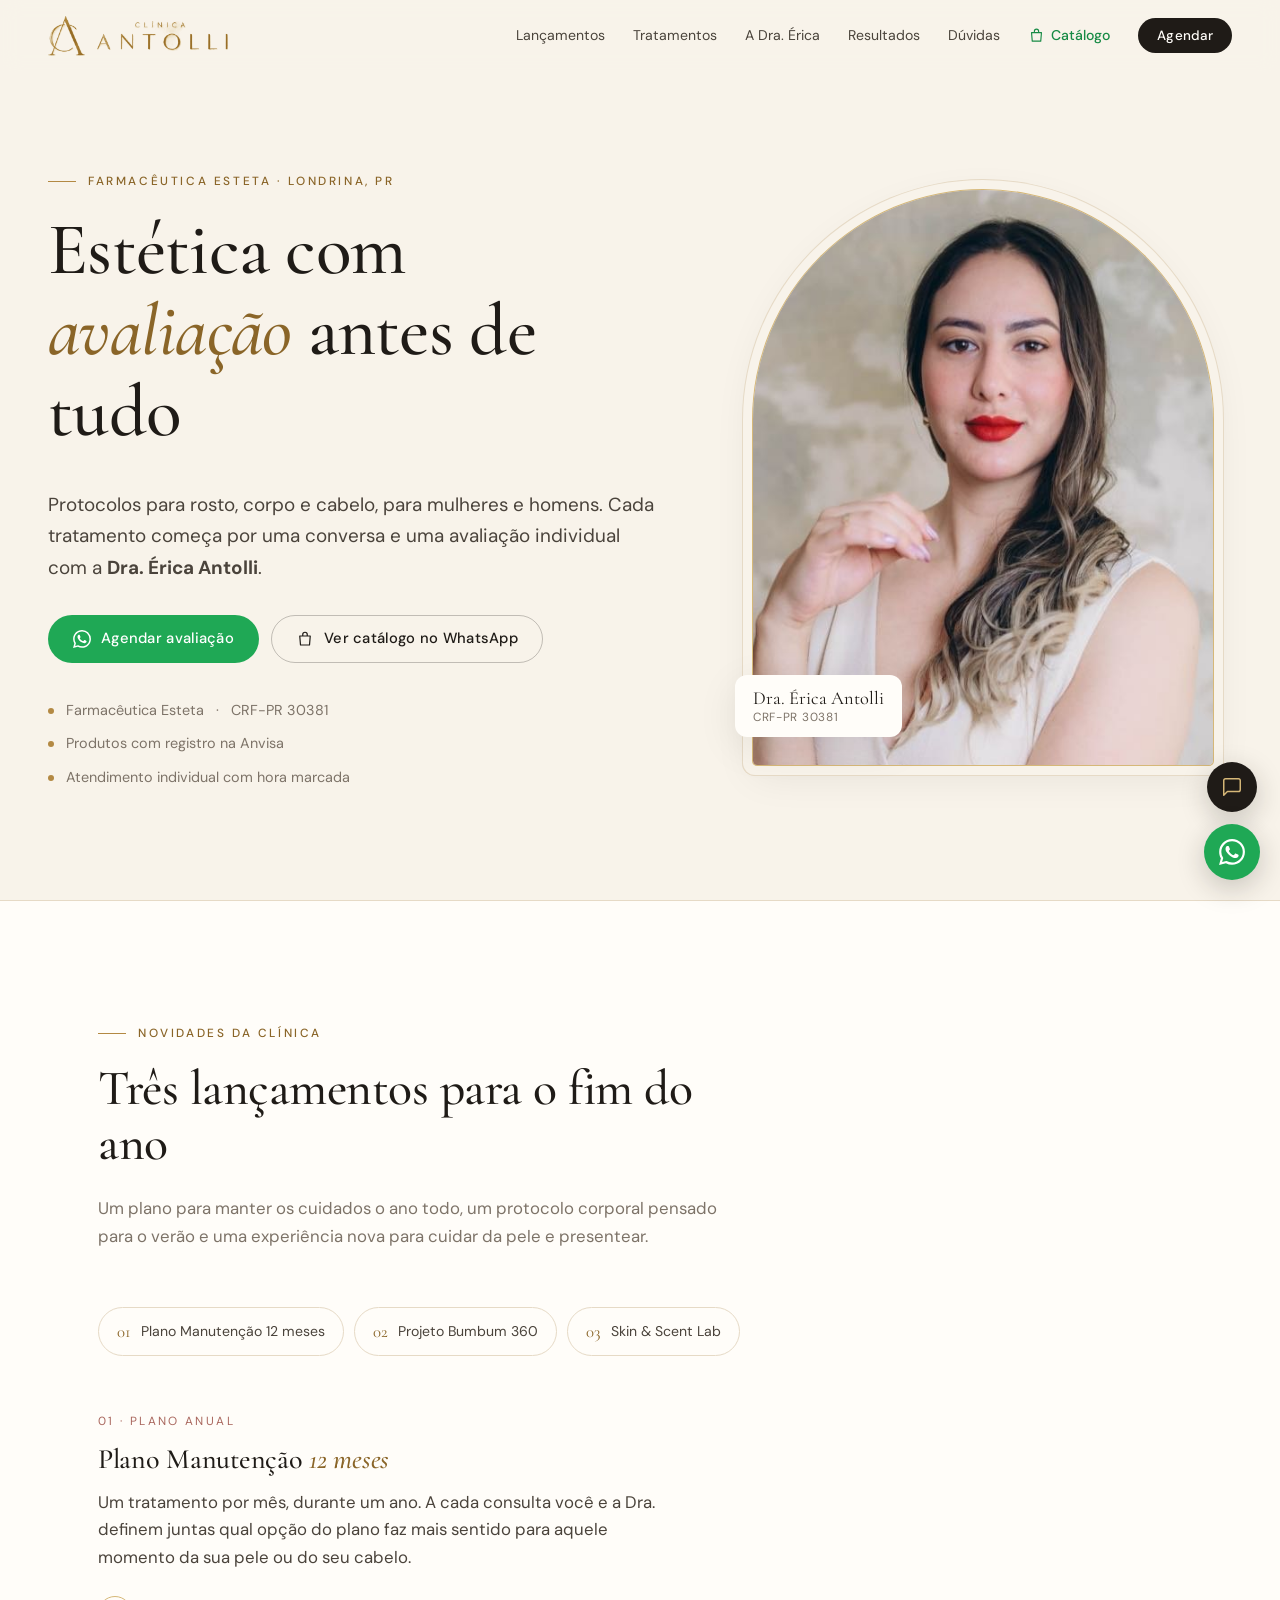
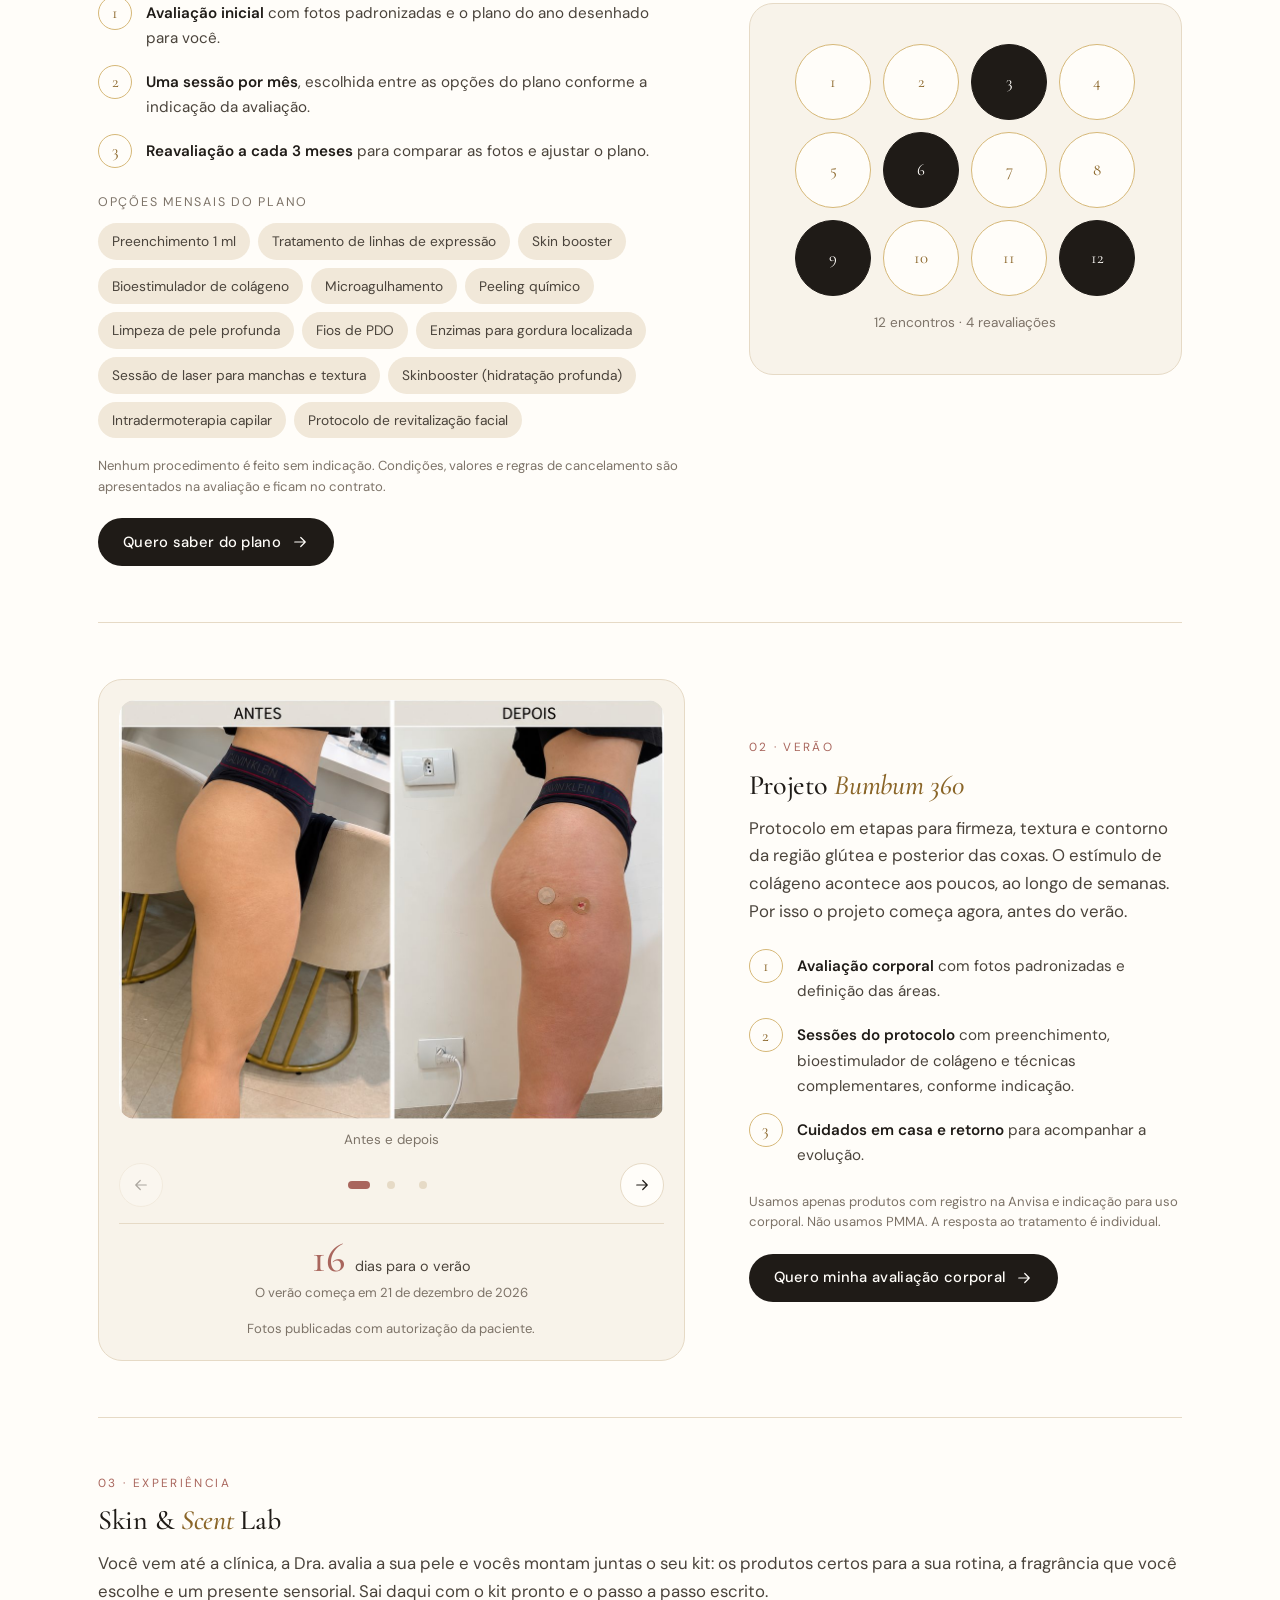
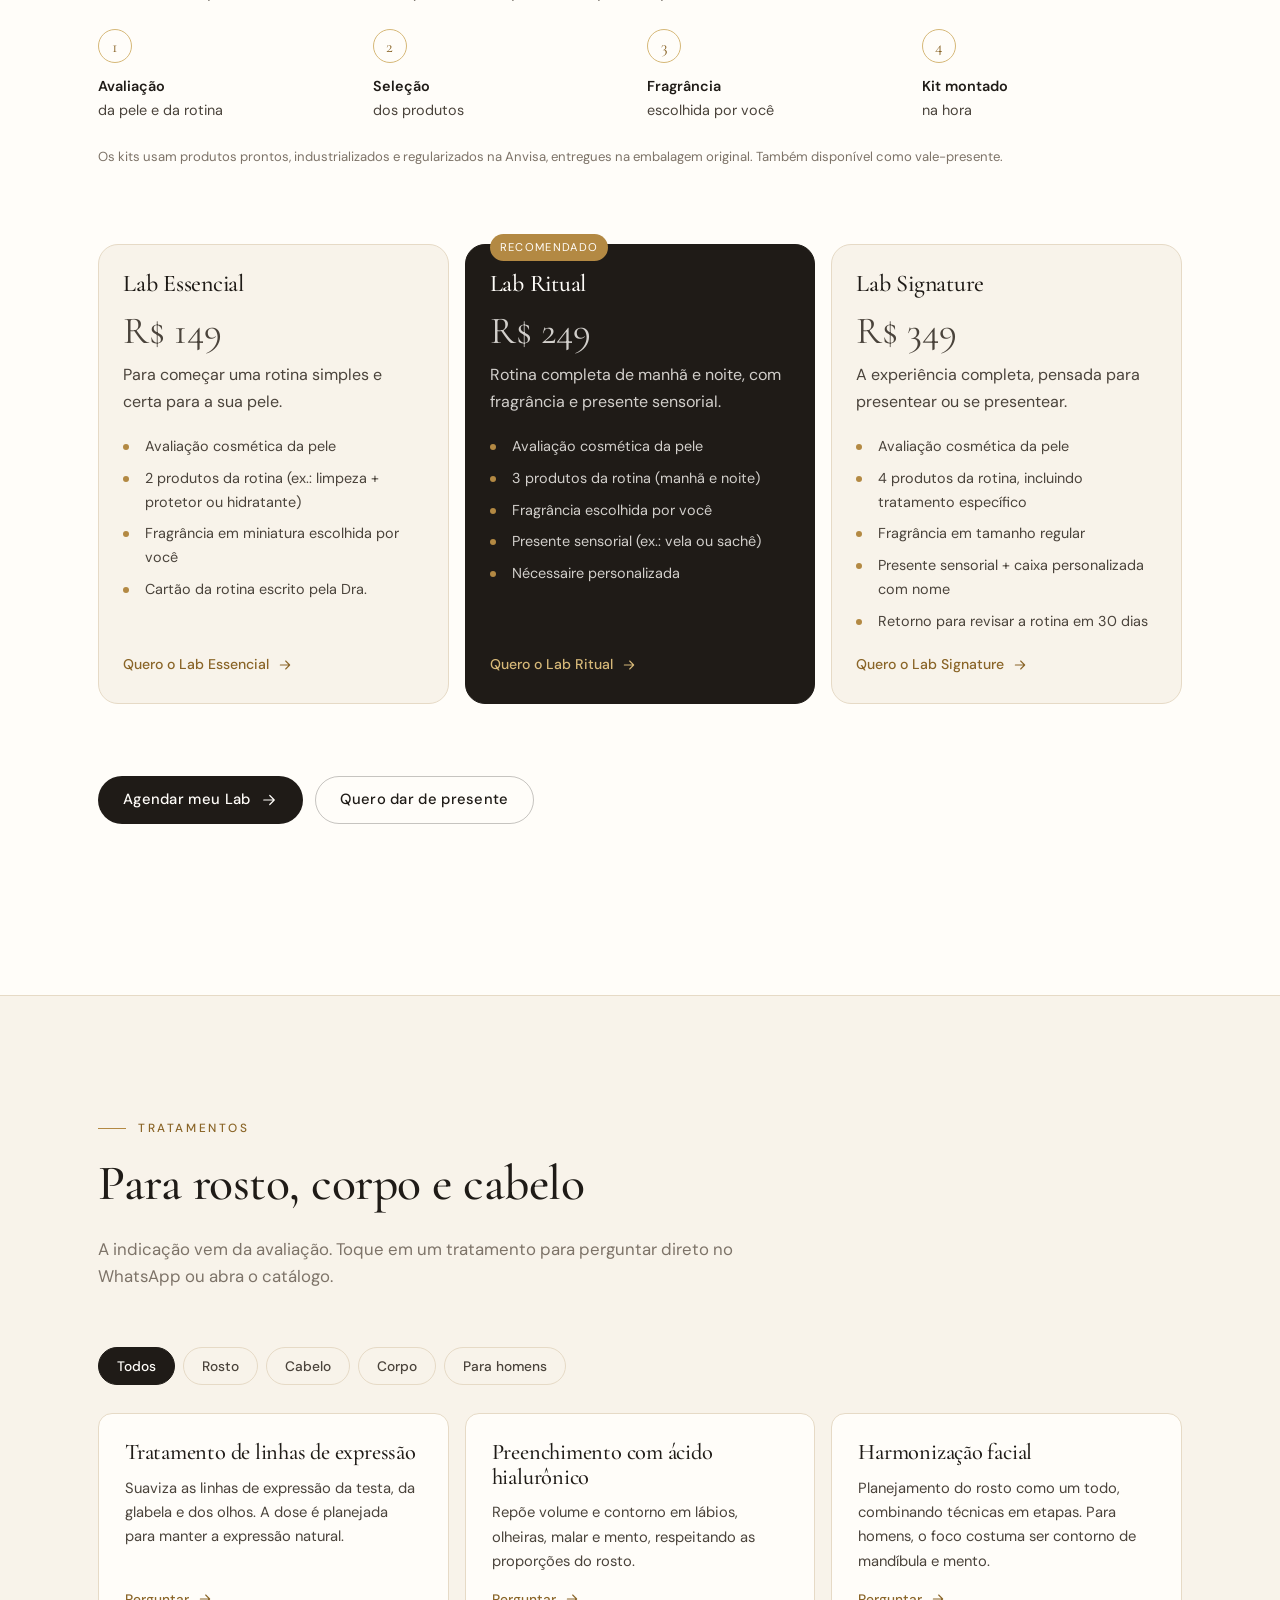
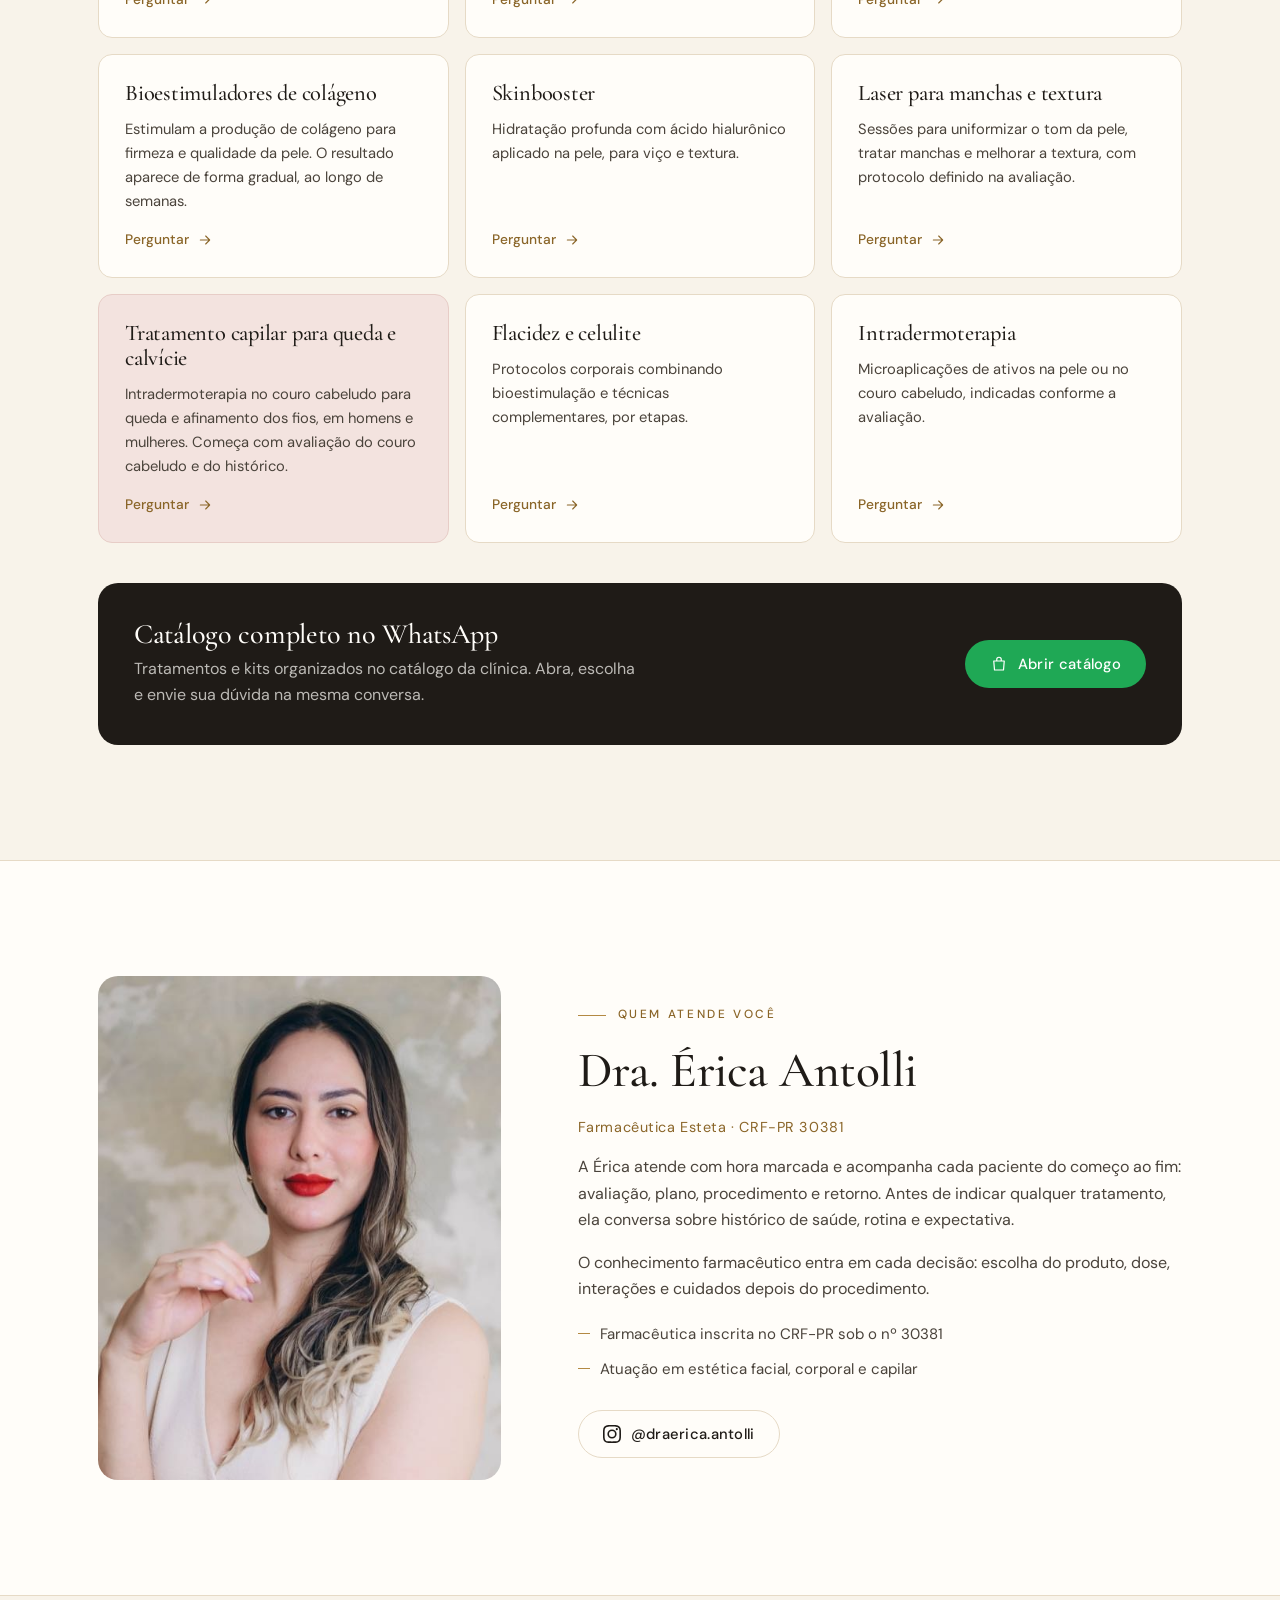
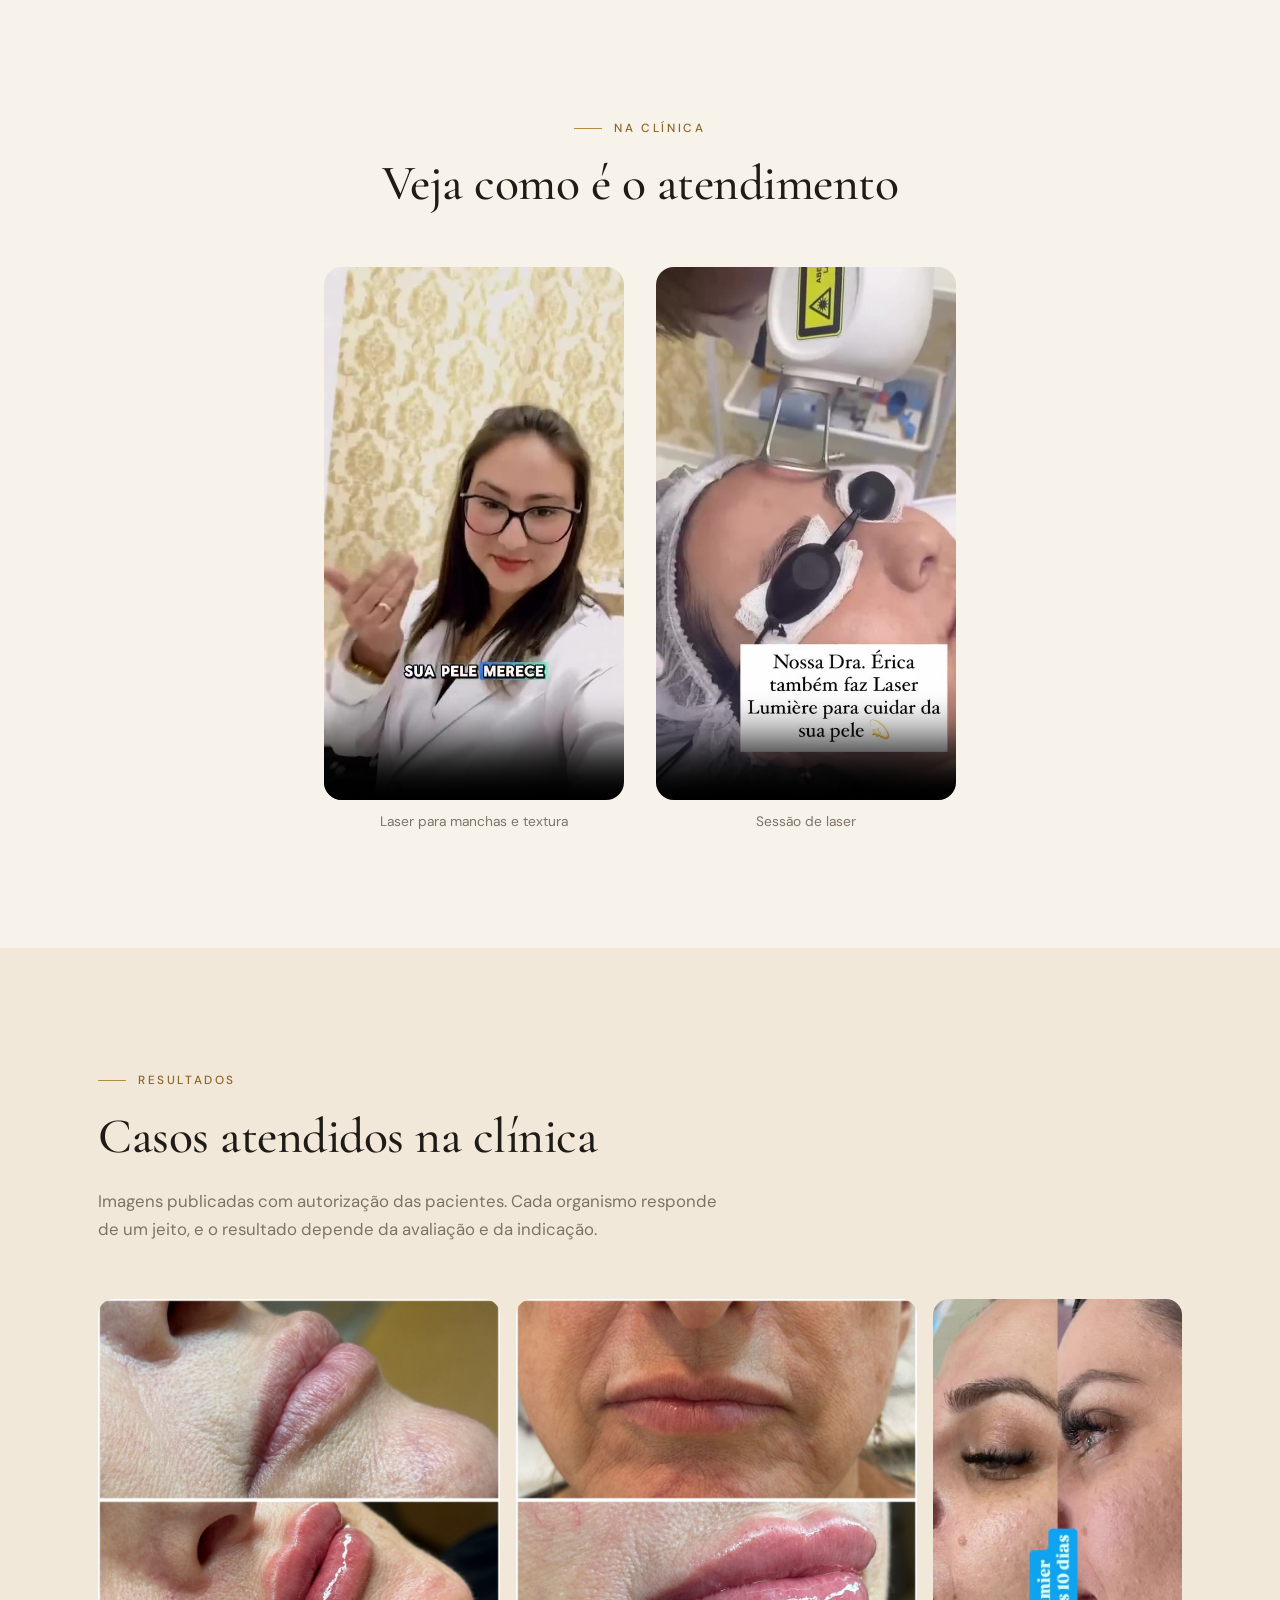
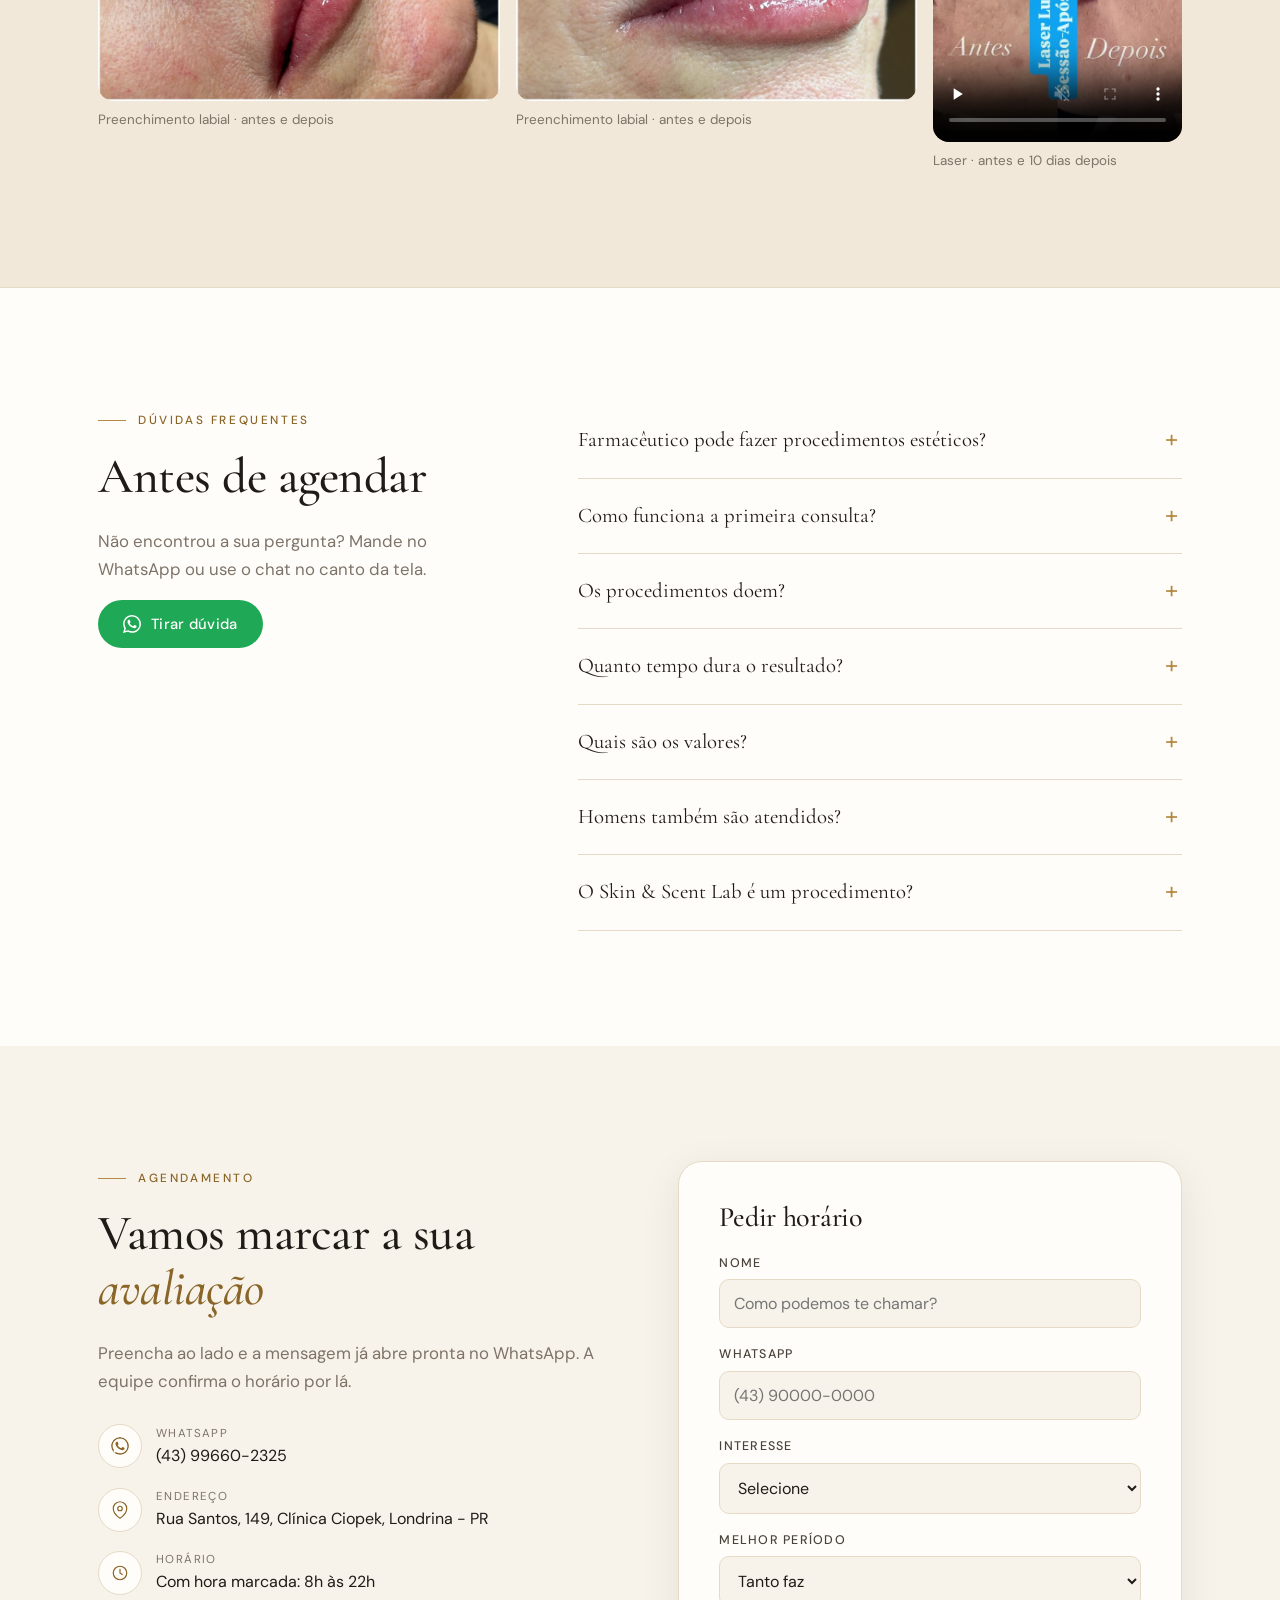
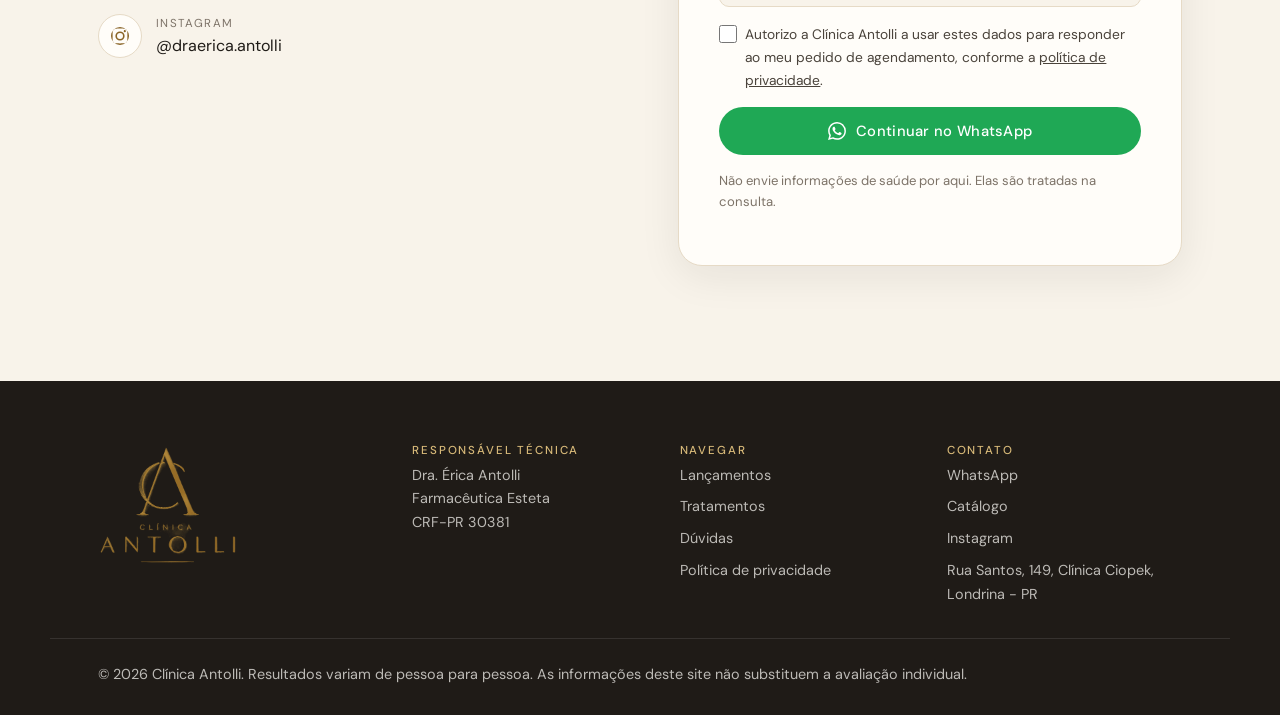
<file: public/lab/index.html>
<!DOCTYPE html>
<html lang="pt-BR"><head><meta charset="UTF-8"><meta name="robots" content="noindex">
<title>Clínica Antolli</title>
<meta http-equiv="refresh" content="0; url=../#skin-scent-lab">
<script>location.replace("../" + location.search + "#skin-scent-lab");</script>
<!-- Google tag (gtag.js) --> <script async src="https://www.googletagmanager.com/gtag/js?id=GTM-PPKPNNBQ"></script> <script> window.dataLayer = window.dataLayer || []; function gtag(){dataLayer.push(arguments);} gtag('js', new Date()); gtag('config', 'GTM-PPKPNNBQ'); </script>
<!-- Event snippet for Contato conversion page --> <script> gtag('event', 'conversion', { 'send_to': 'AW-18568032375/La-ECNeq-LUdEPfg9pVF', 'value': 1.0, 'currency': 'BRL' }); </script>
</head><body><a href="../#skin-scent-lab">Continuar</a></body></html>
</file>
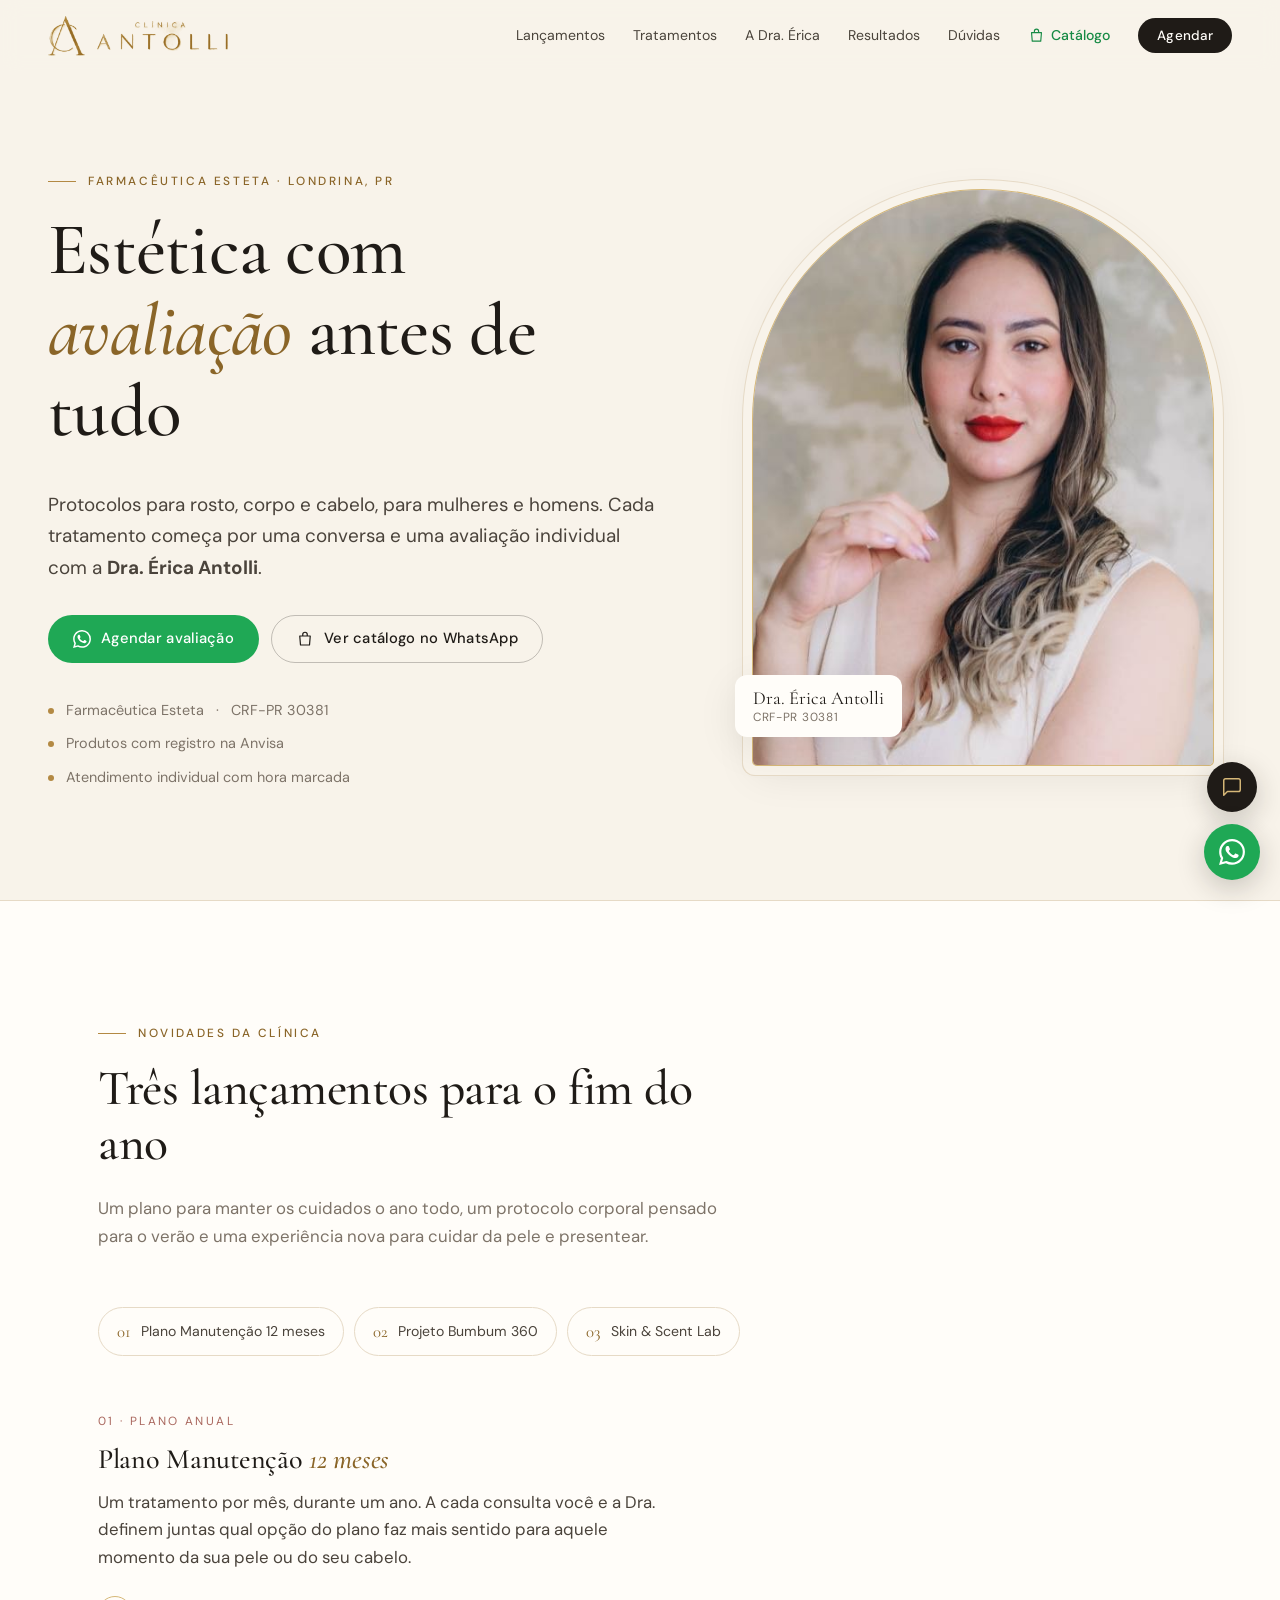
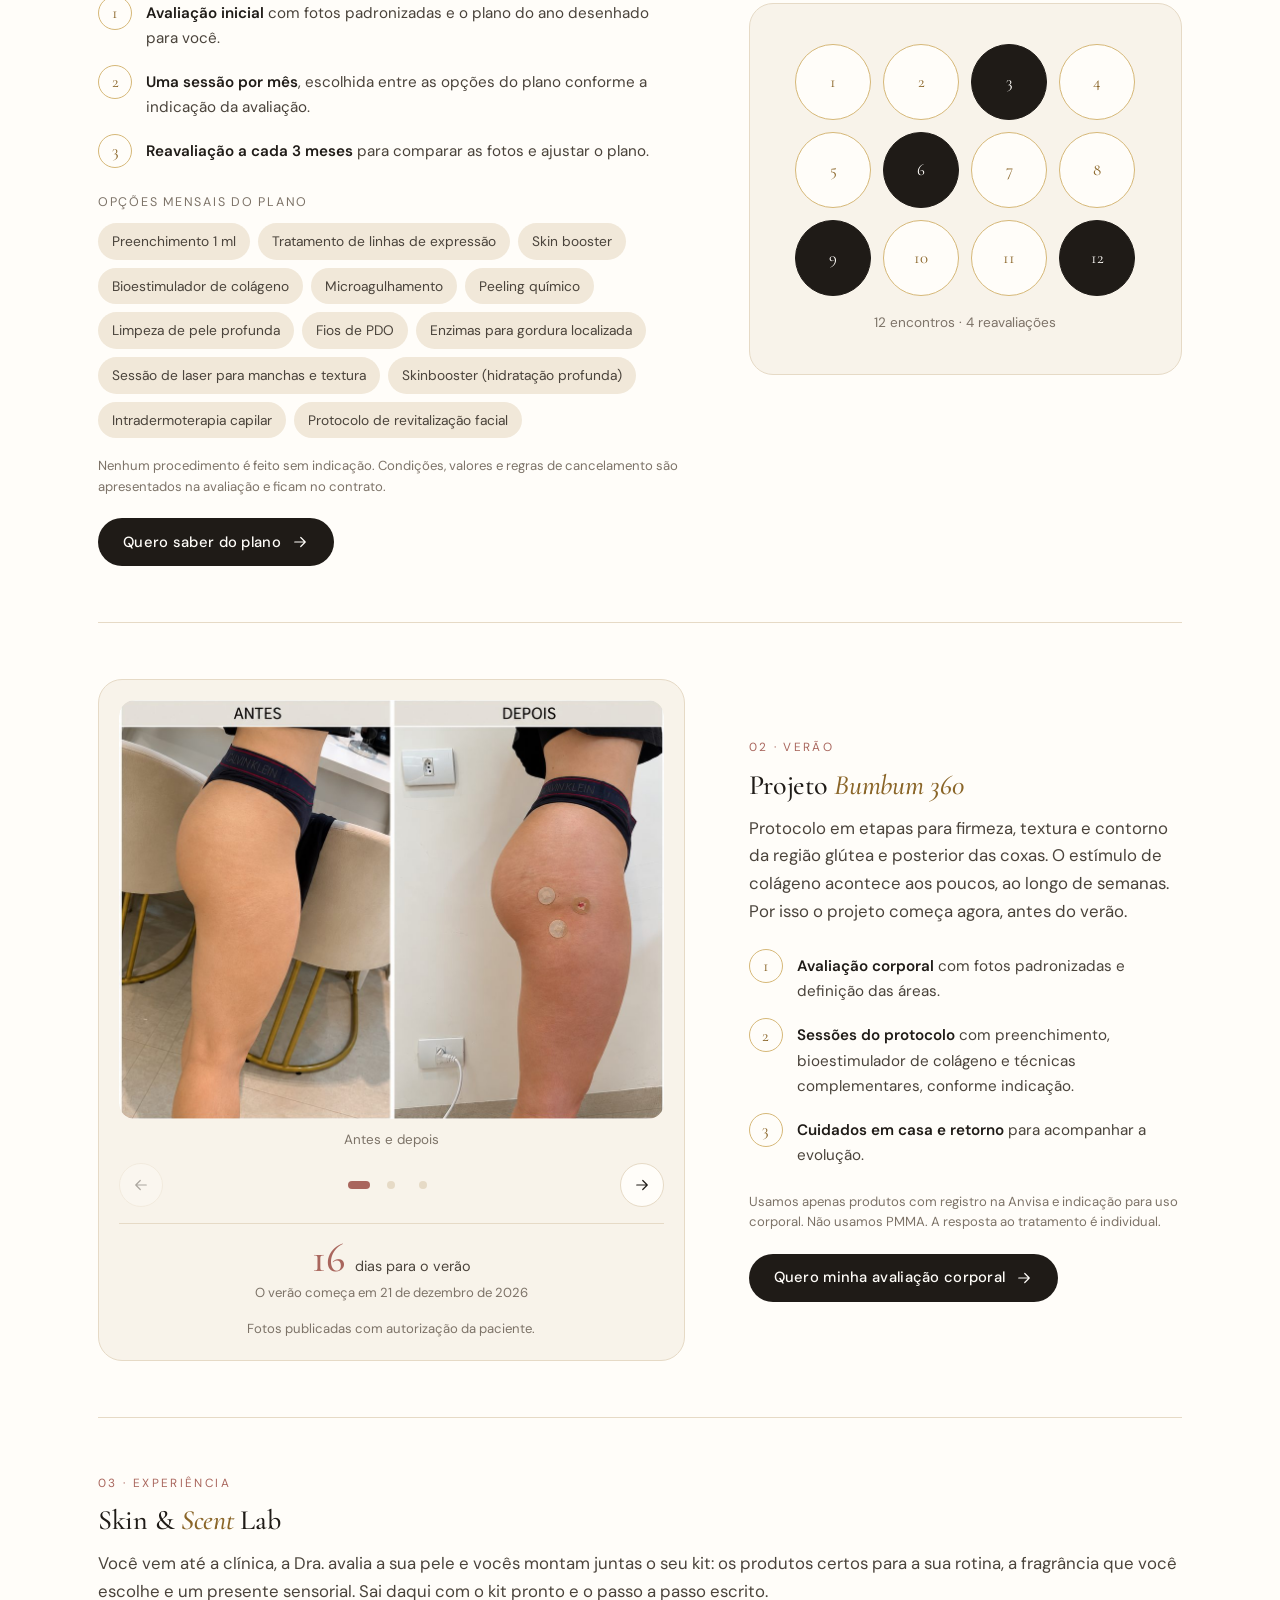
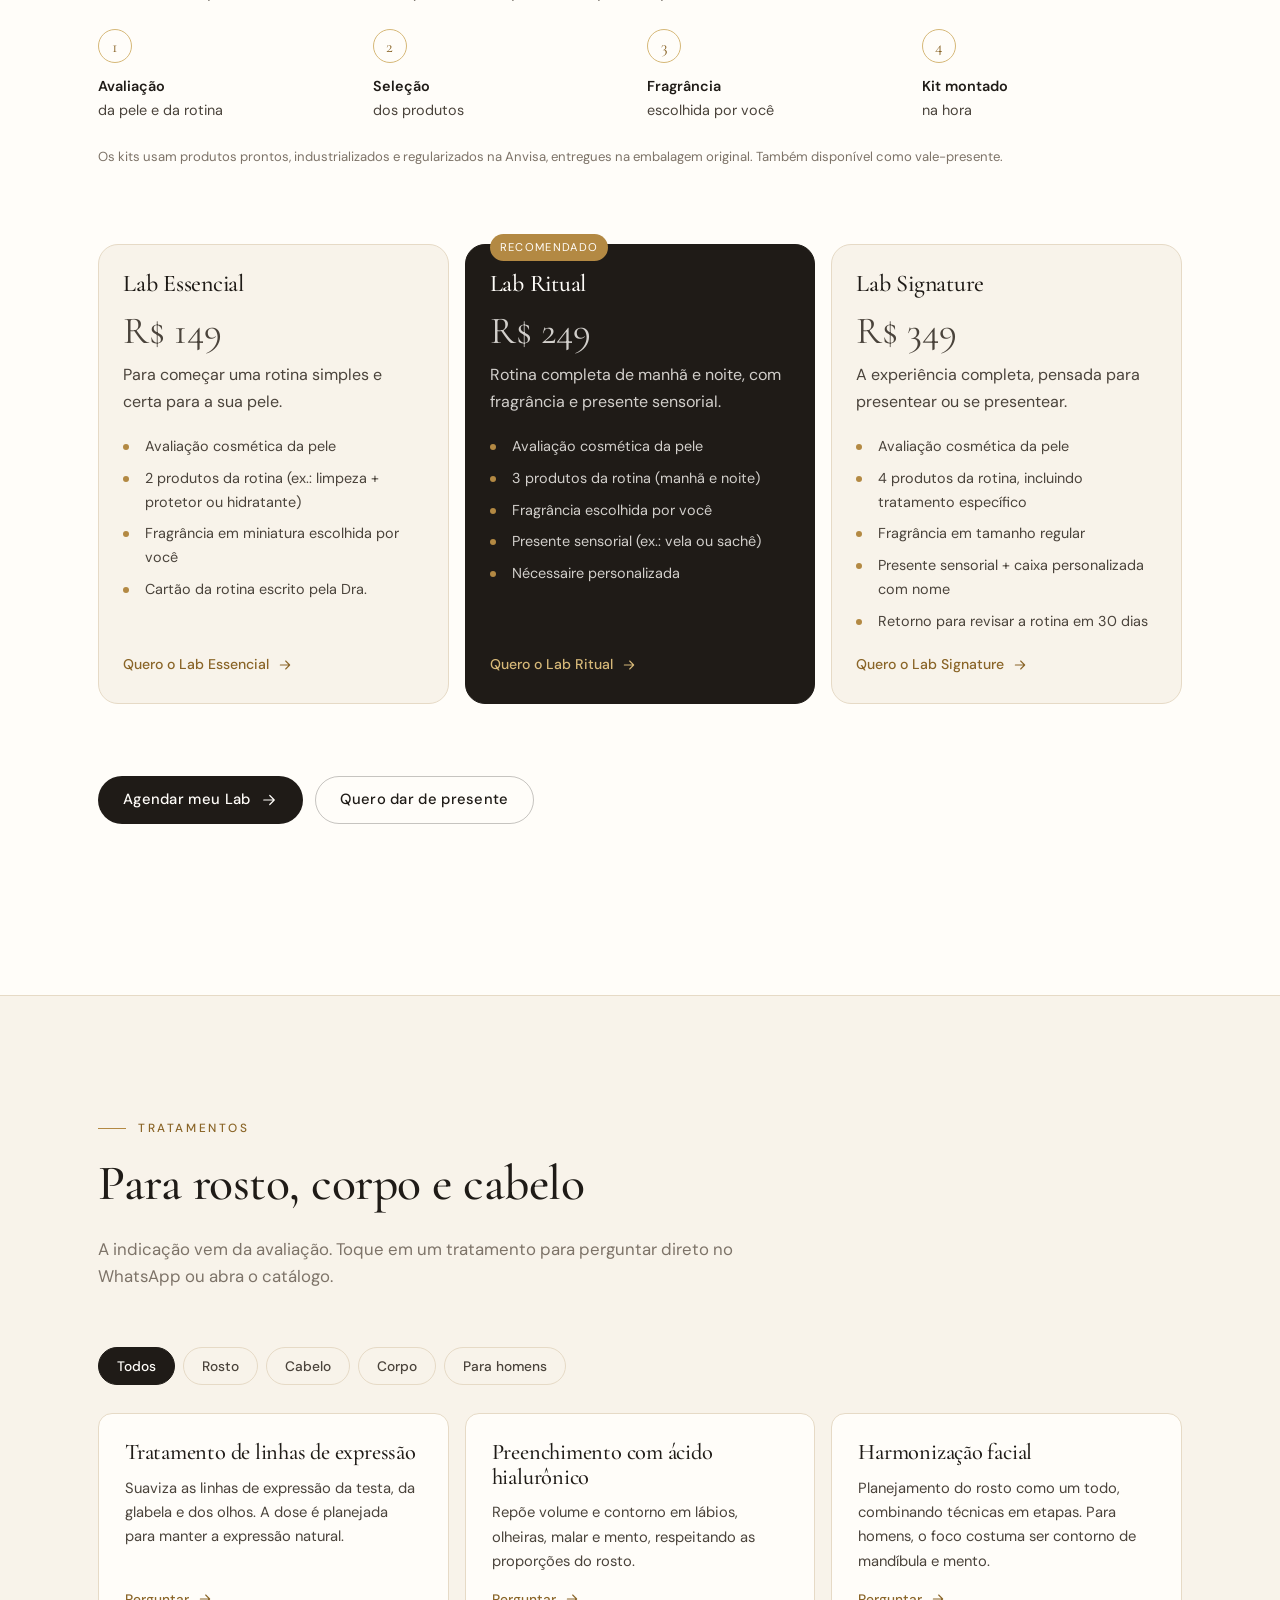
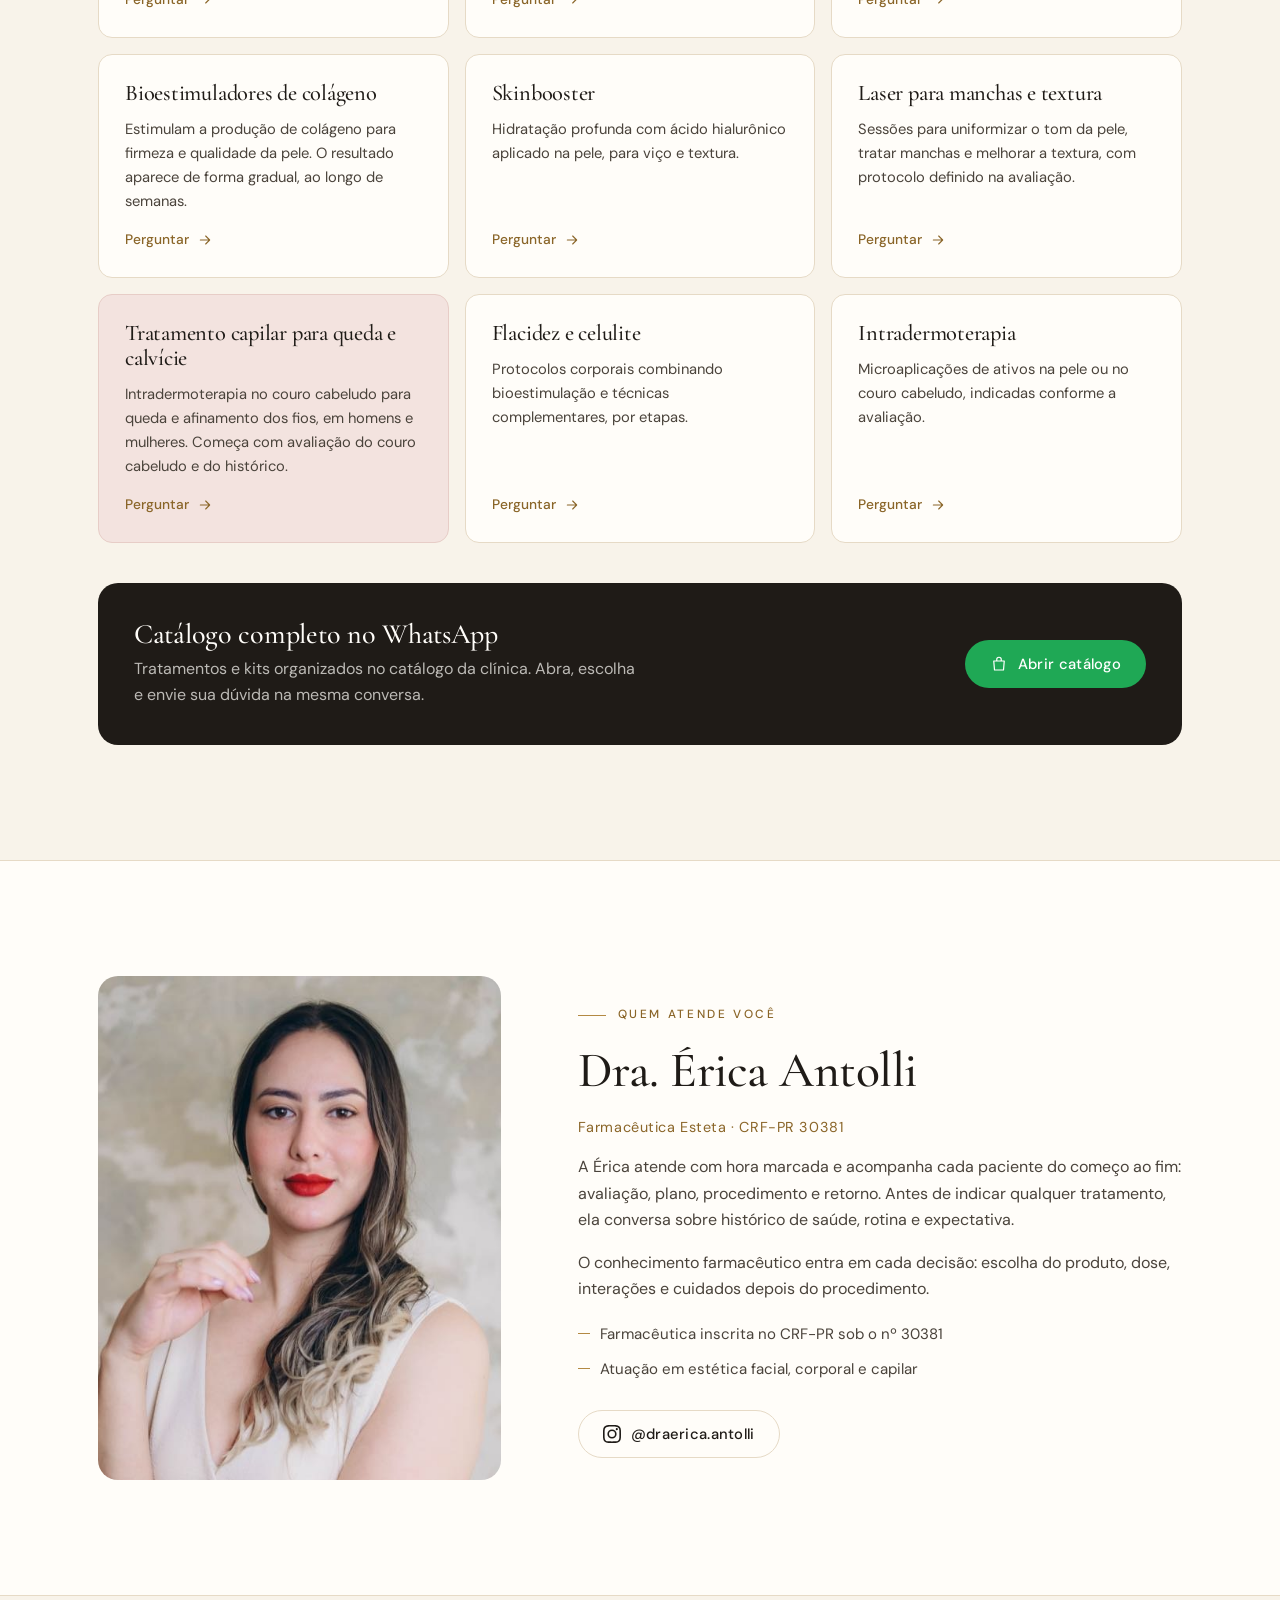
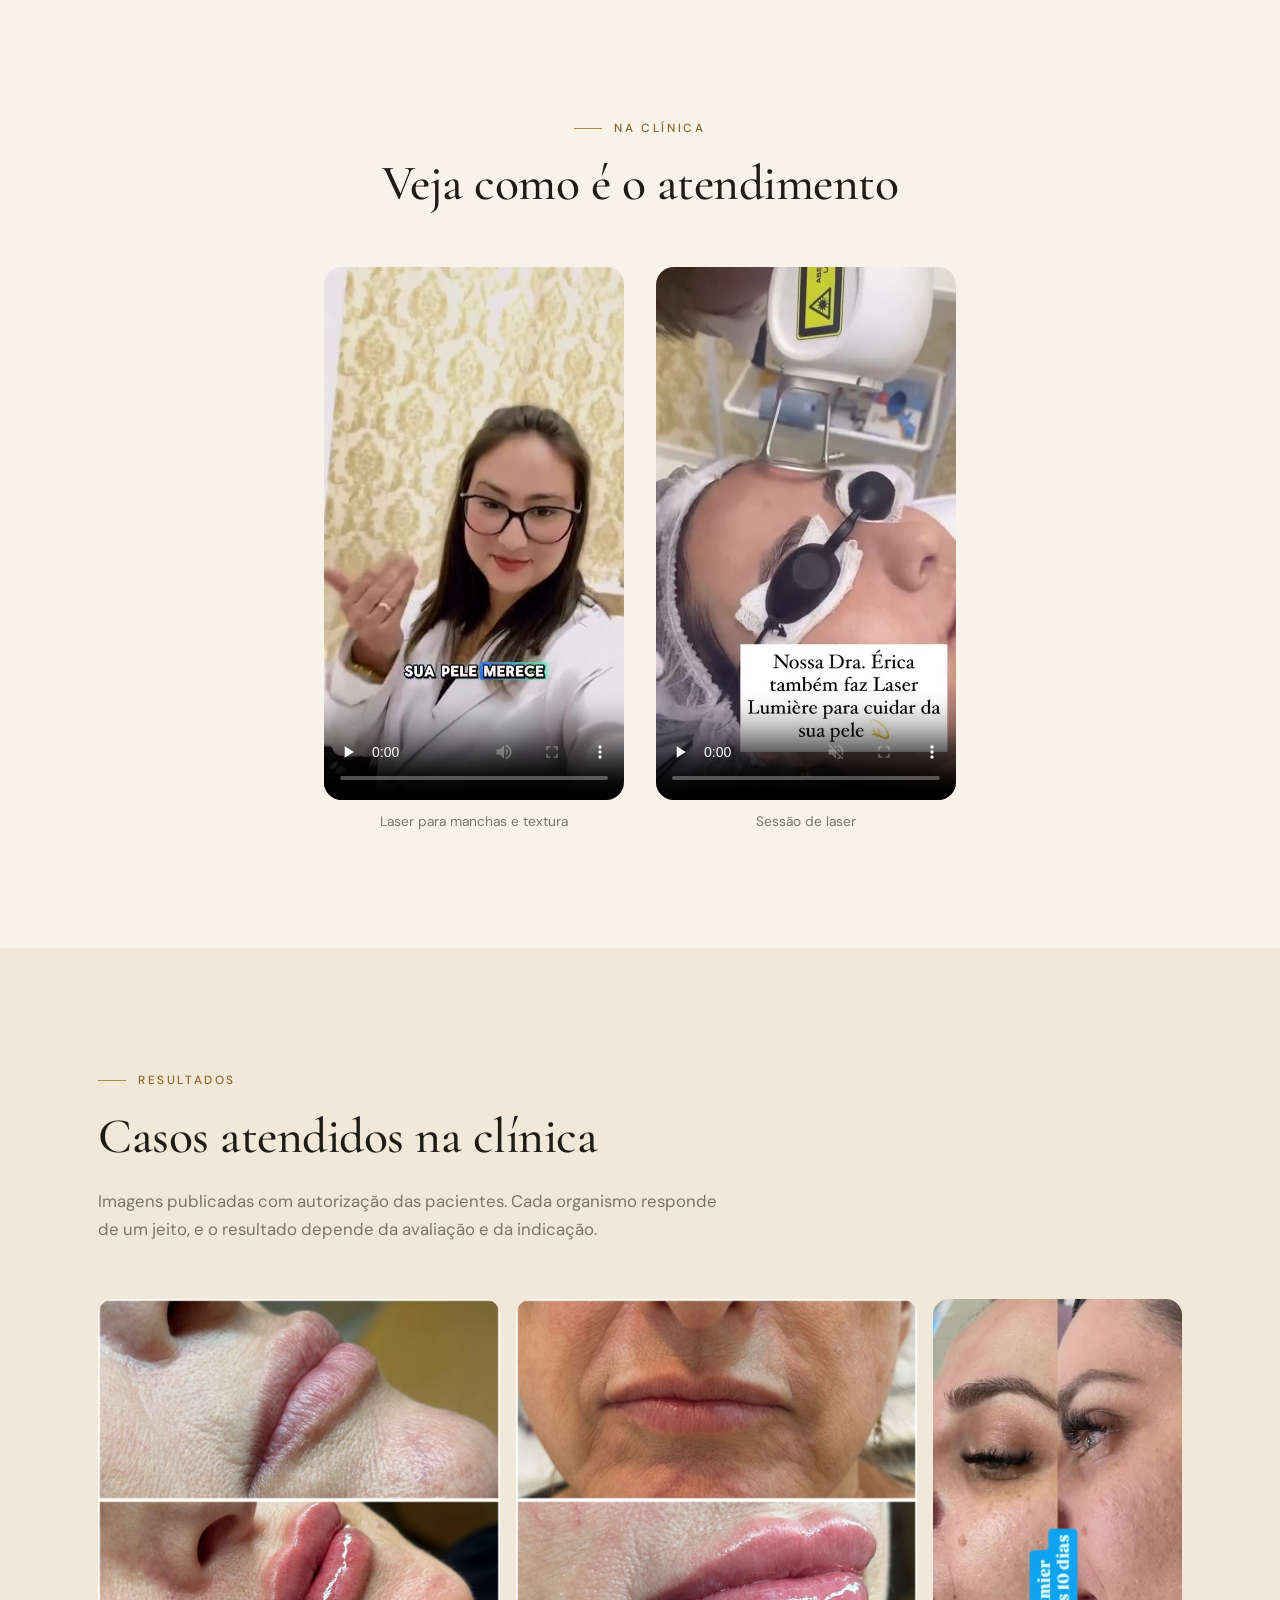
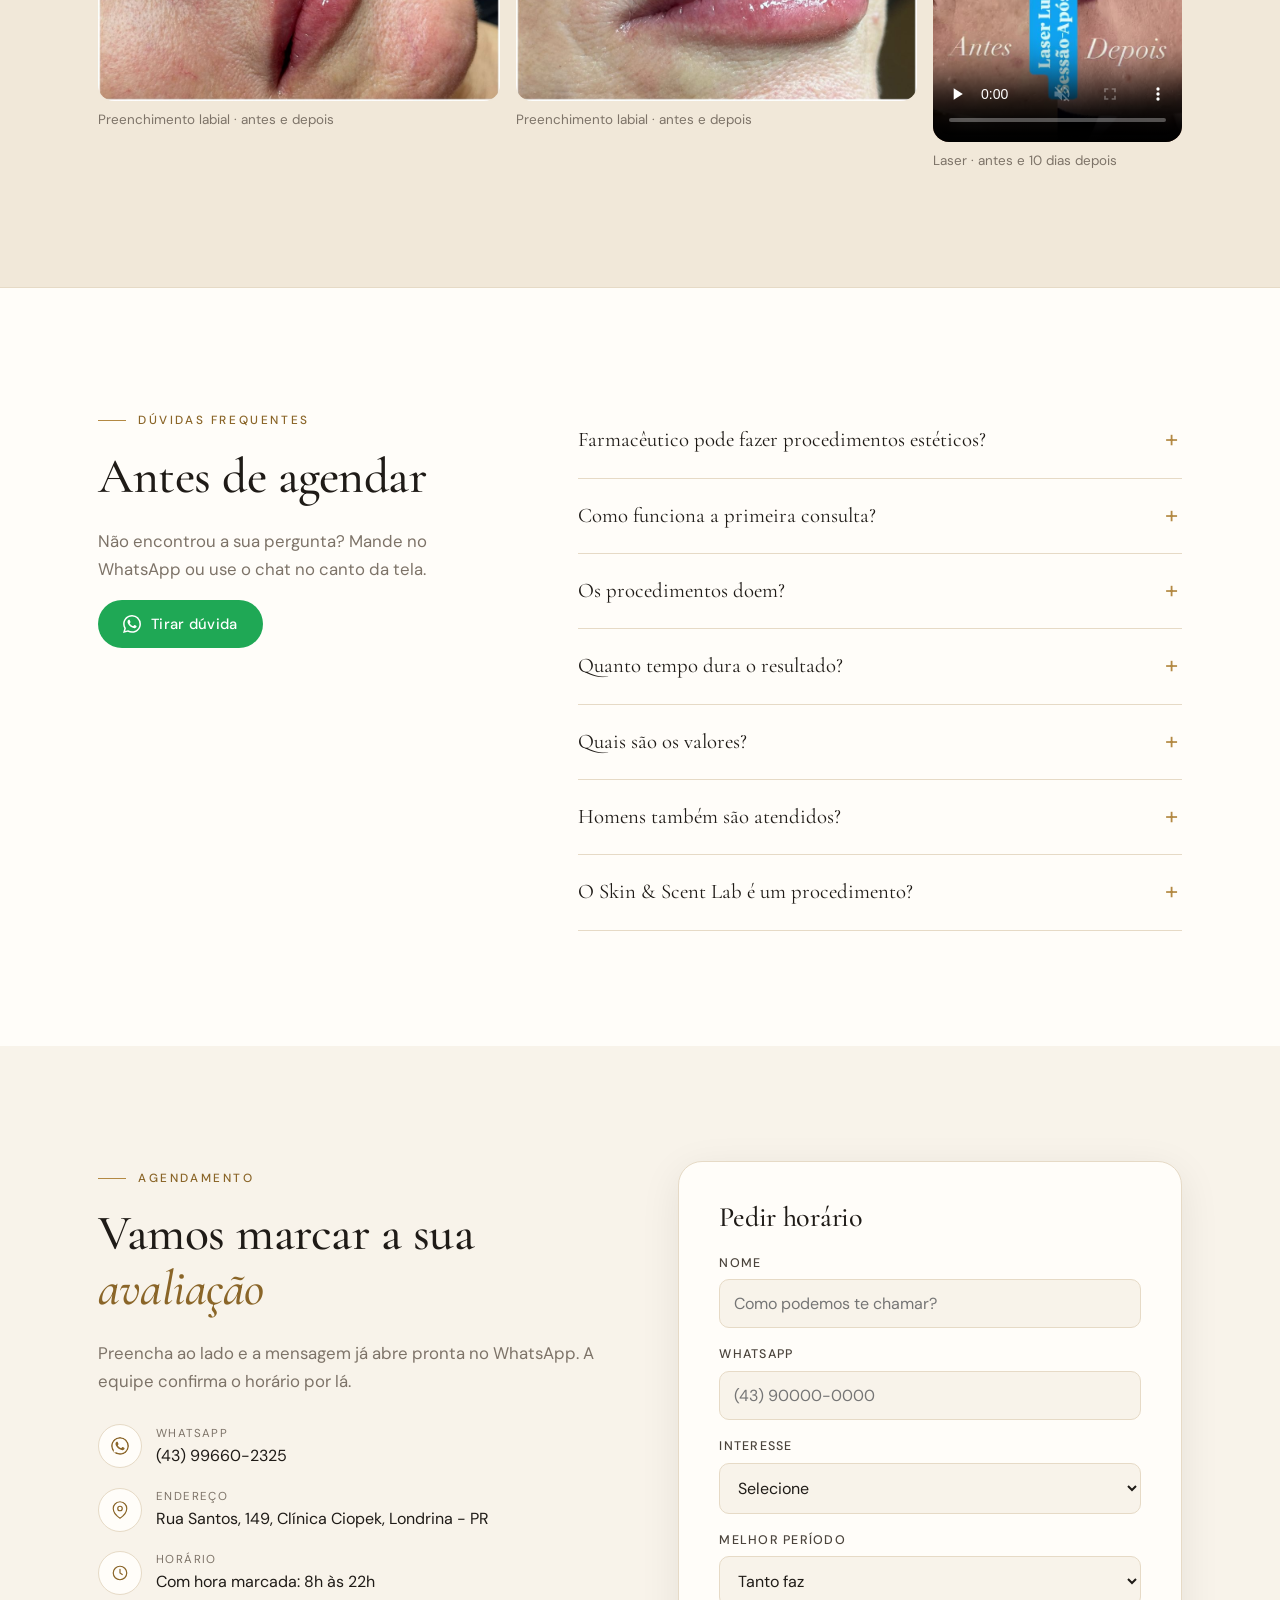
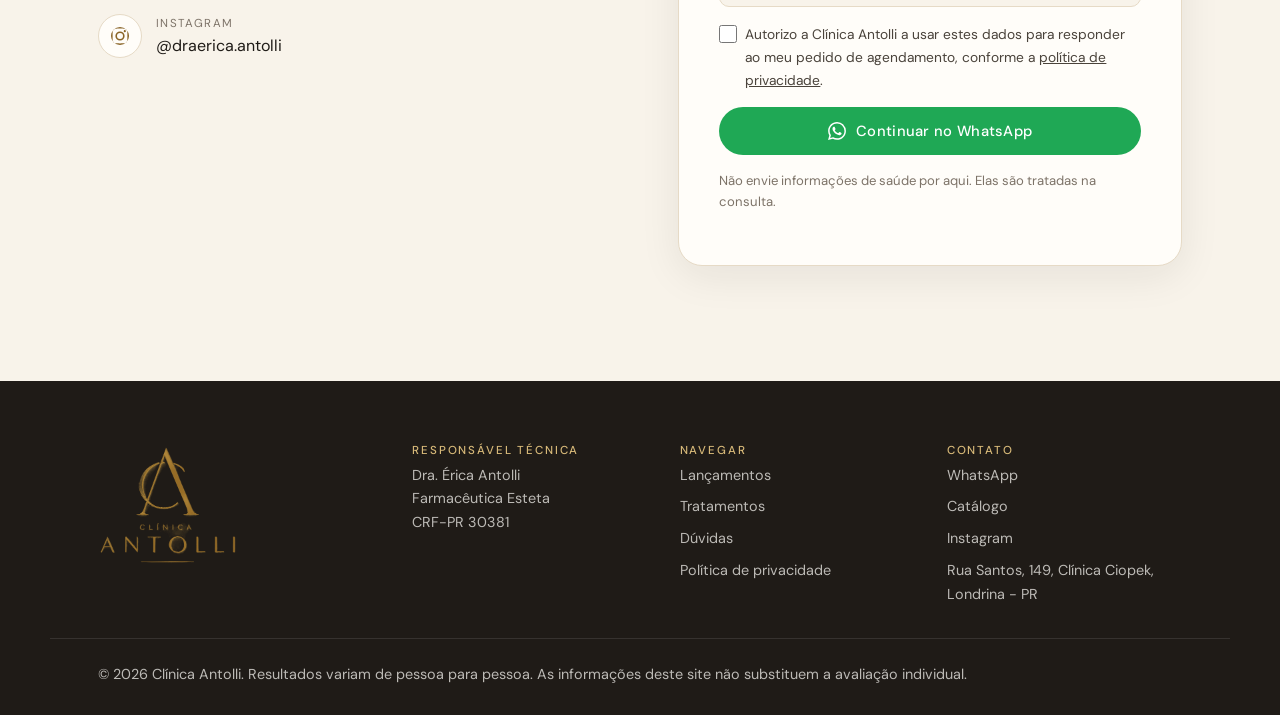
<file: public/manutencao/index.html>
<!DOCTYPE html>
<html lang="pt-BR"><head><meta charset="UTF-8"><meta name="robots" content="noindex">
<title>Clínica Antolli</title>
<meta http-equiv="refresh" content="0; url=../#manutencao">
<script>location.replace("../" + location.search + "#manutencao");</script>
<!-- Google tag (gtag.js) --> <script async src="https://www.googletagmanager.com/gtag/js?id=GTM-PPKPNNBQ"></script> <script> window.dataLayer = window.dataLayer || []; function gtag(){dataLayer.push(arguments);} gtag('js', new Date()); gtag('config', 'GTM-PPKPNNBQ'); </script>
<!-- Event snippet for Contato conversion page --> <script> gtag('event', 'conversion', { 'send_to': 'AW-18568032375/La-ECNeq-LUdEPfg9pVF', 'value': 1.0, 'currency': 'BRL' }); </script>
</head><body><a href="../#manutencao">Continuar</a></body></html>
</file>
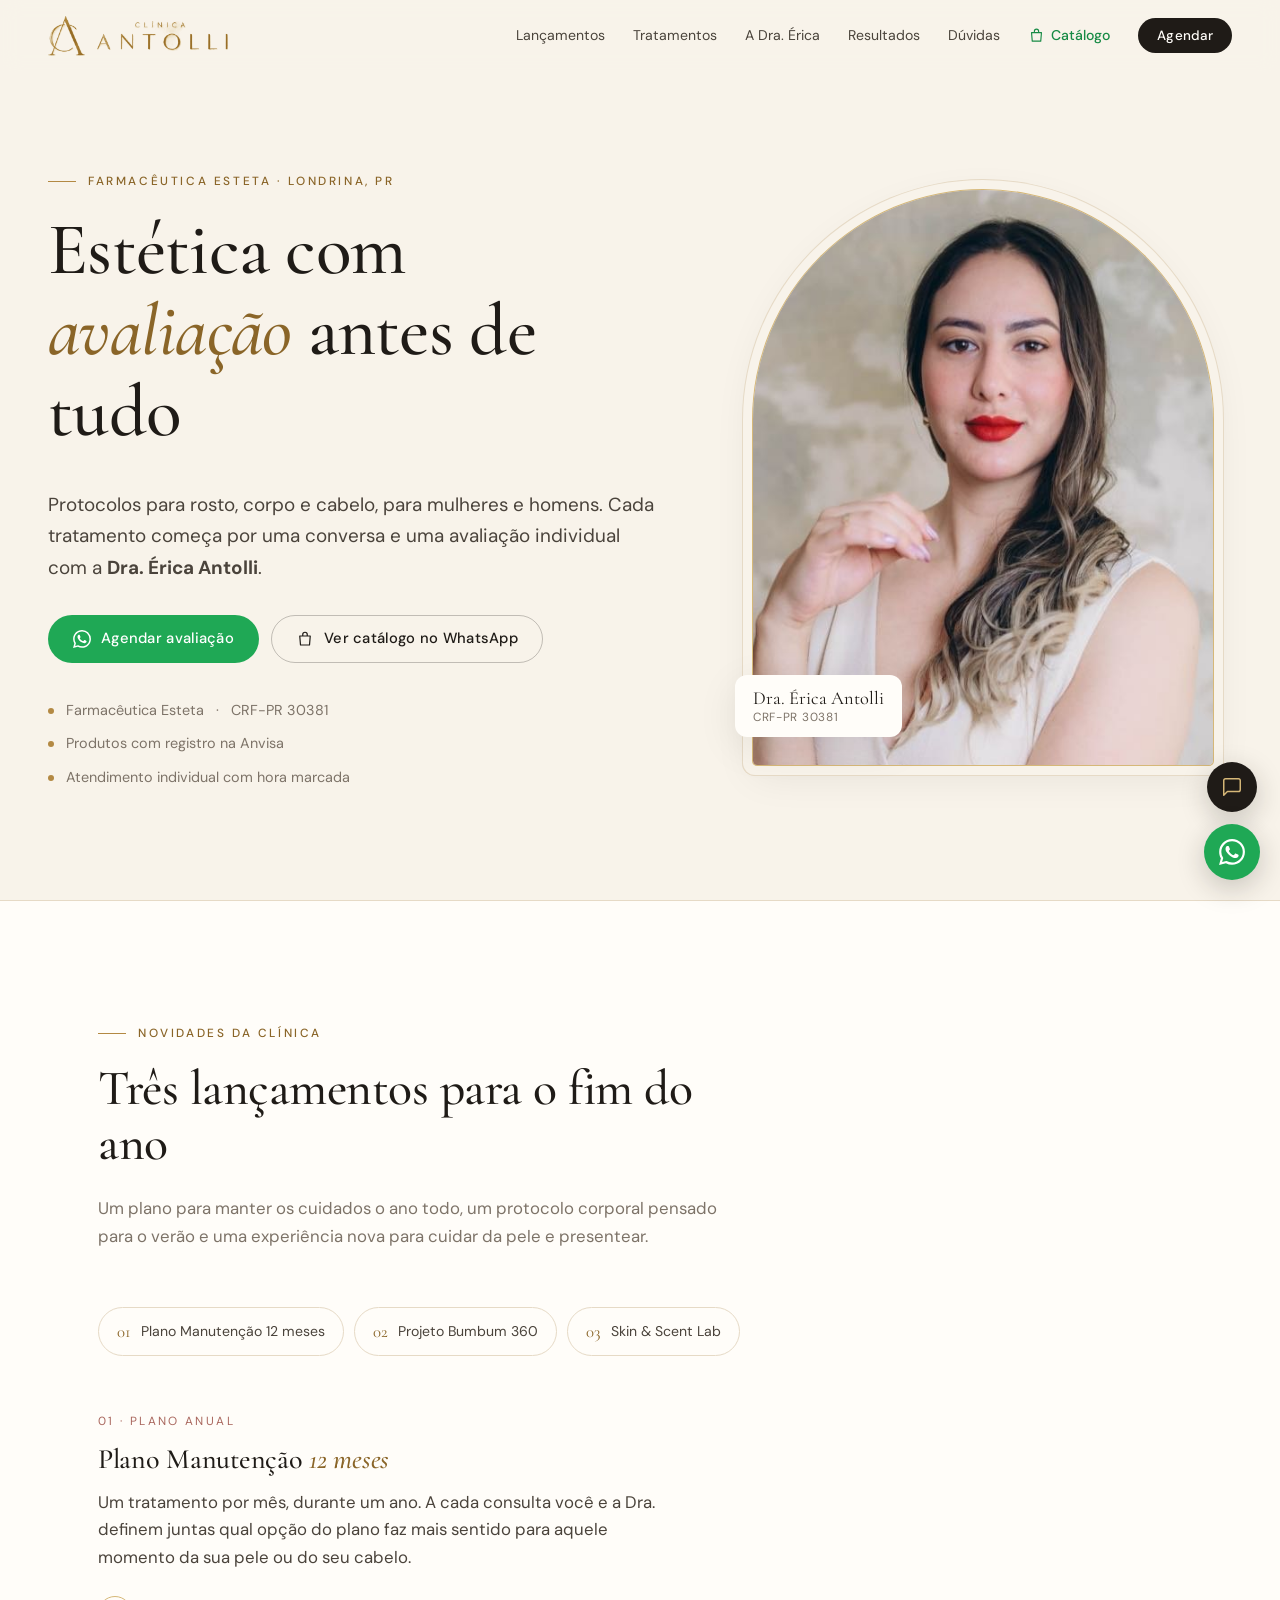
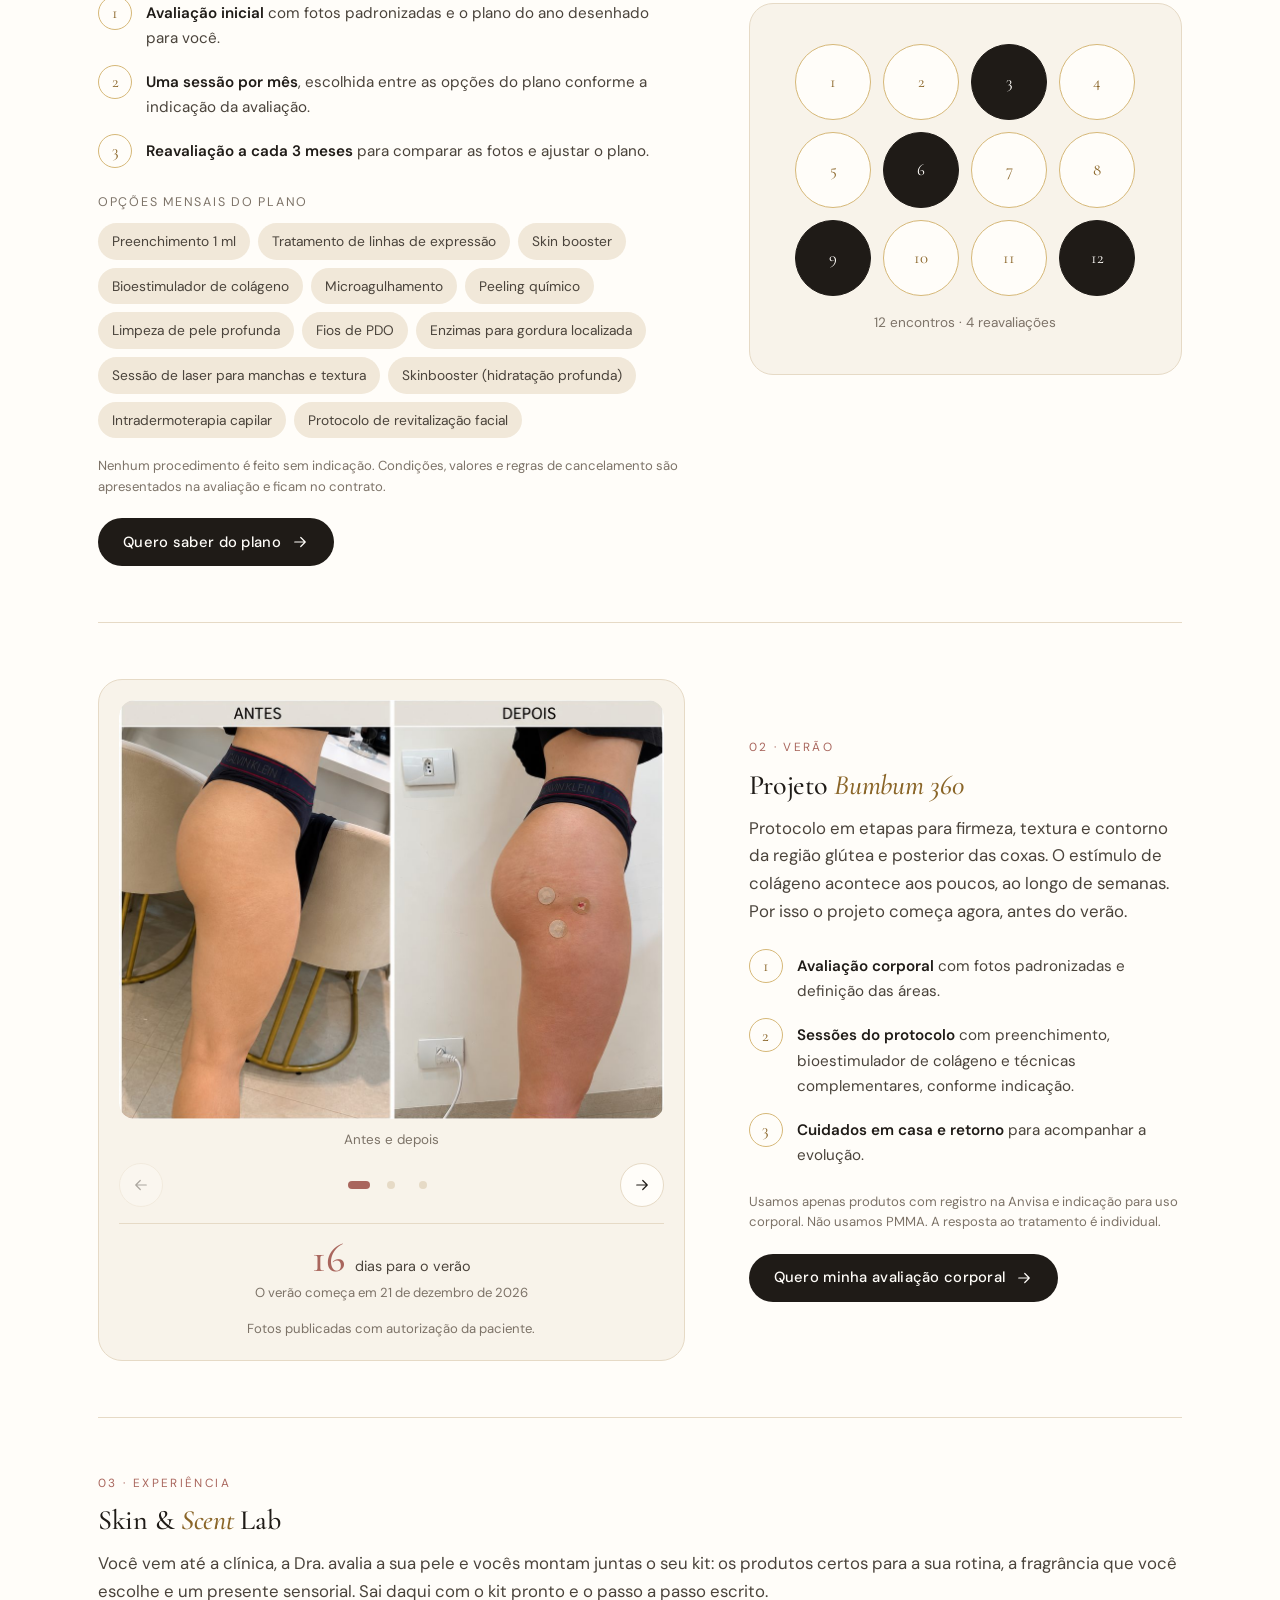
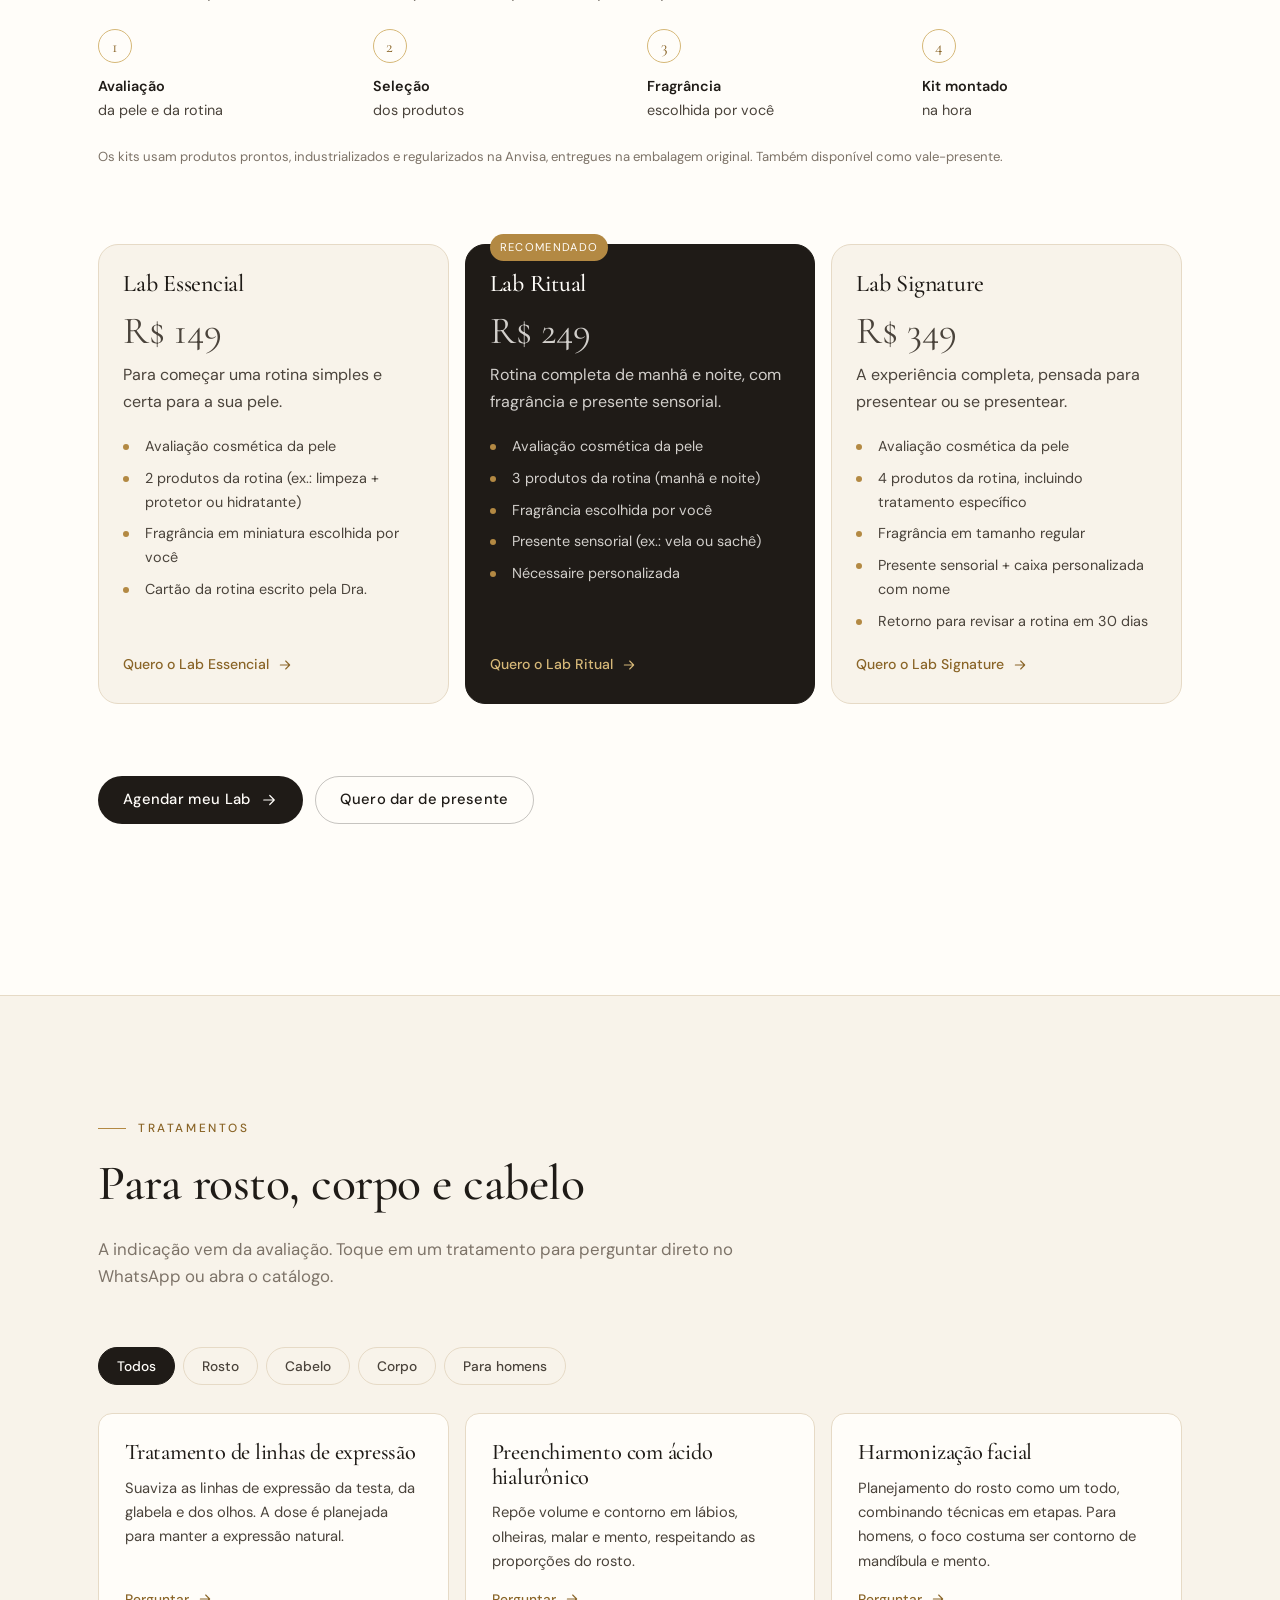
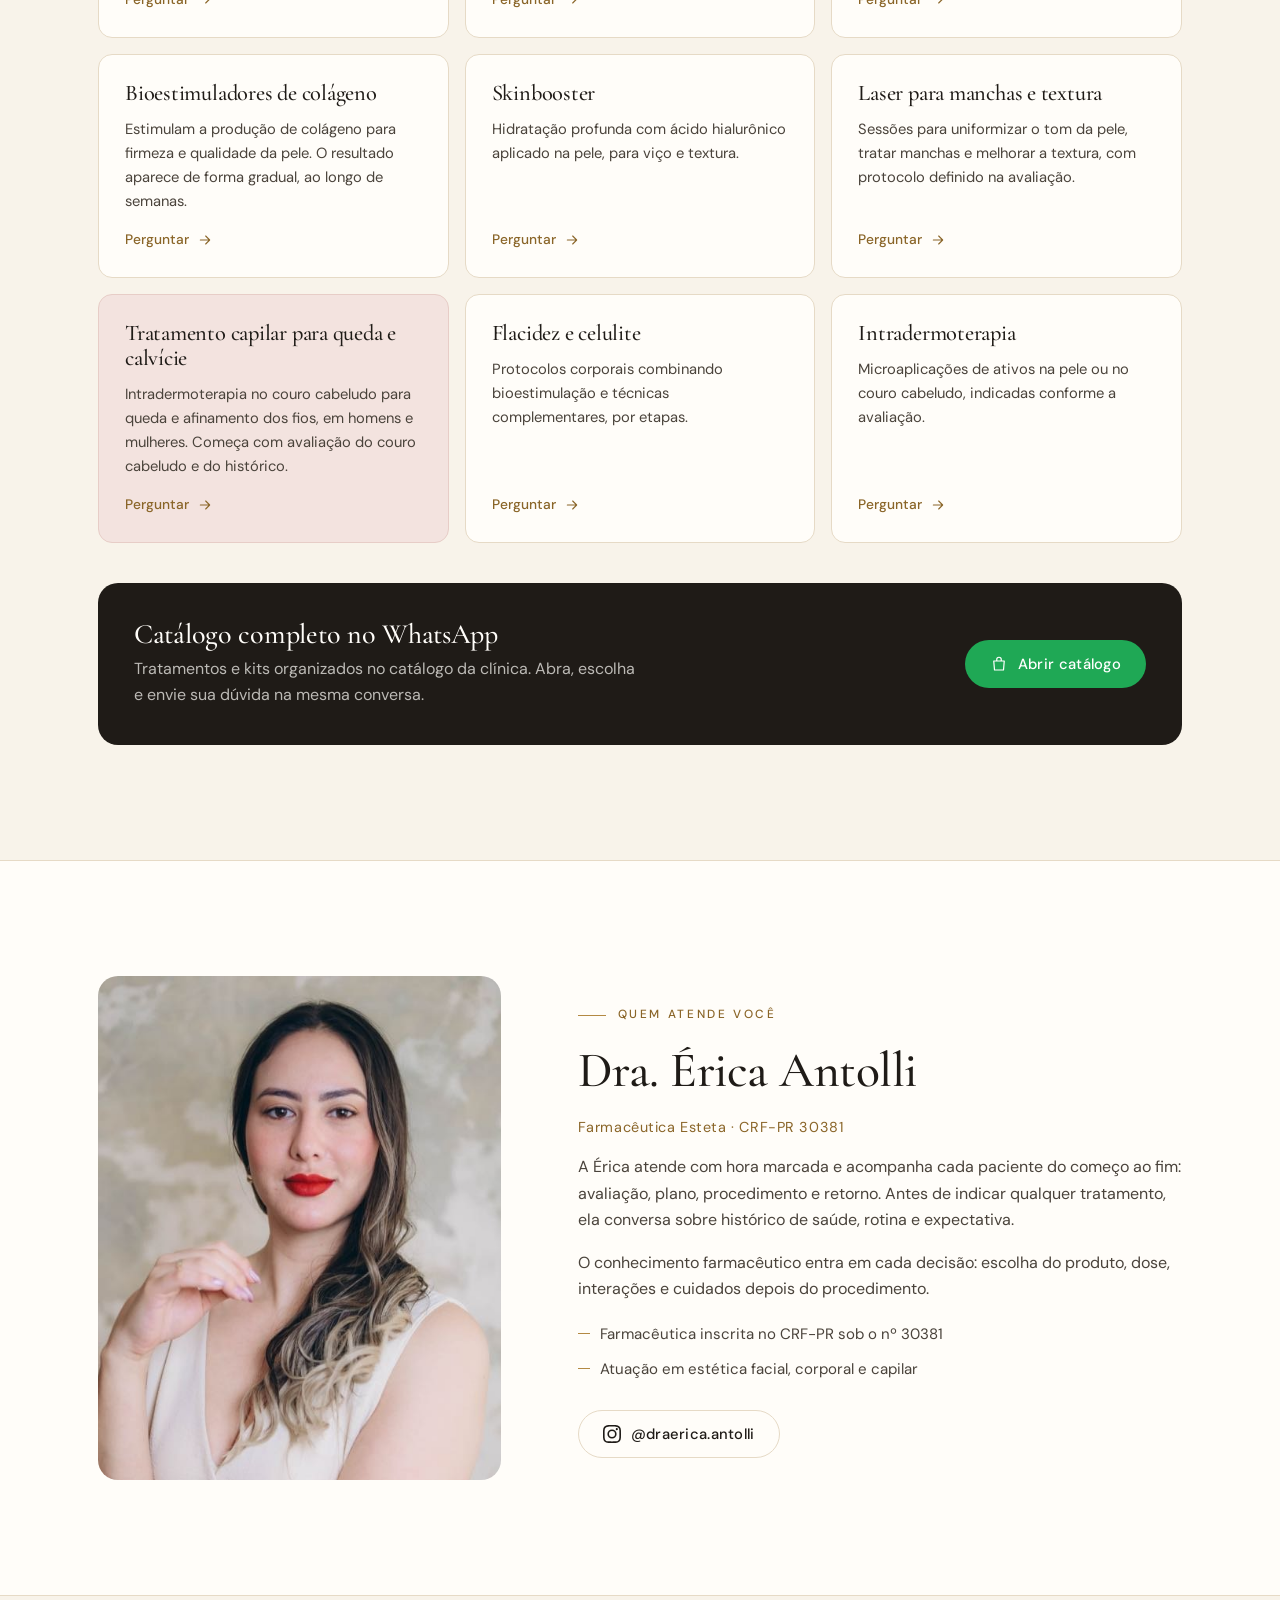
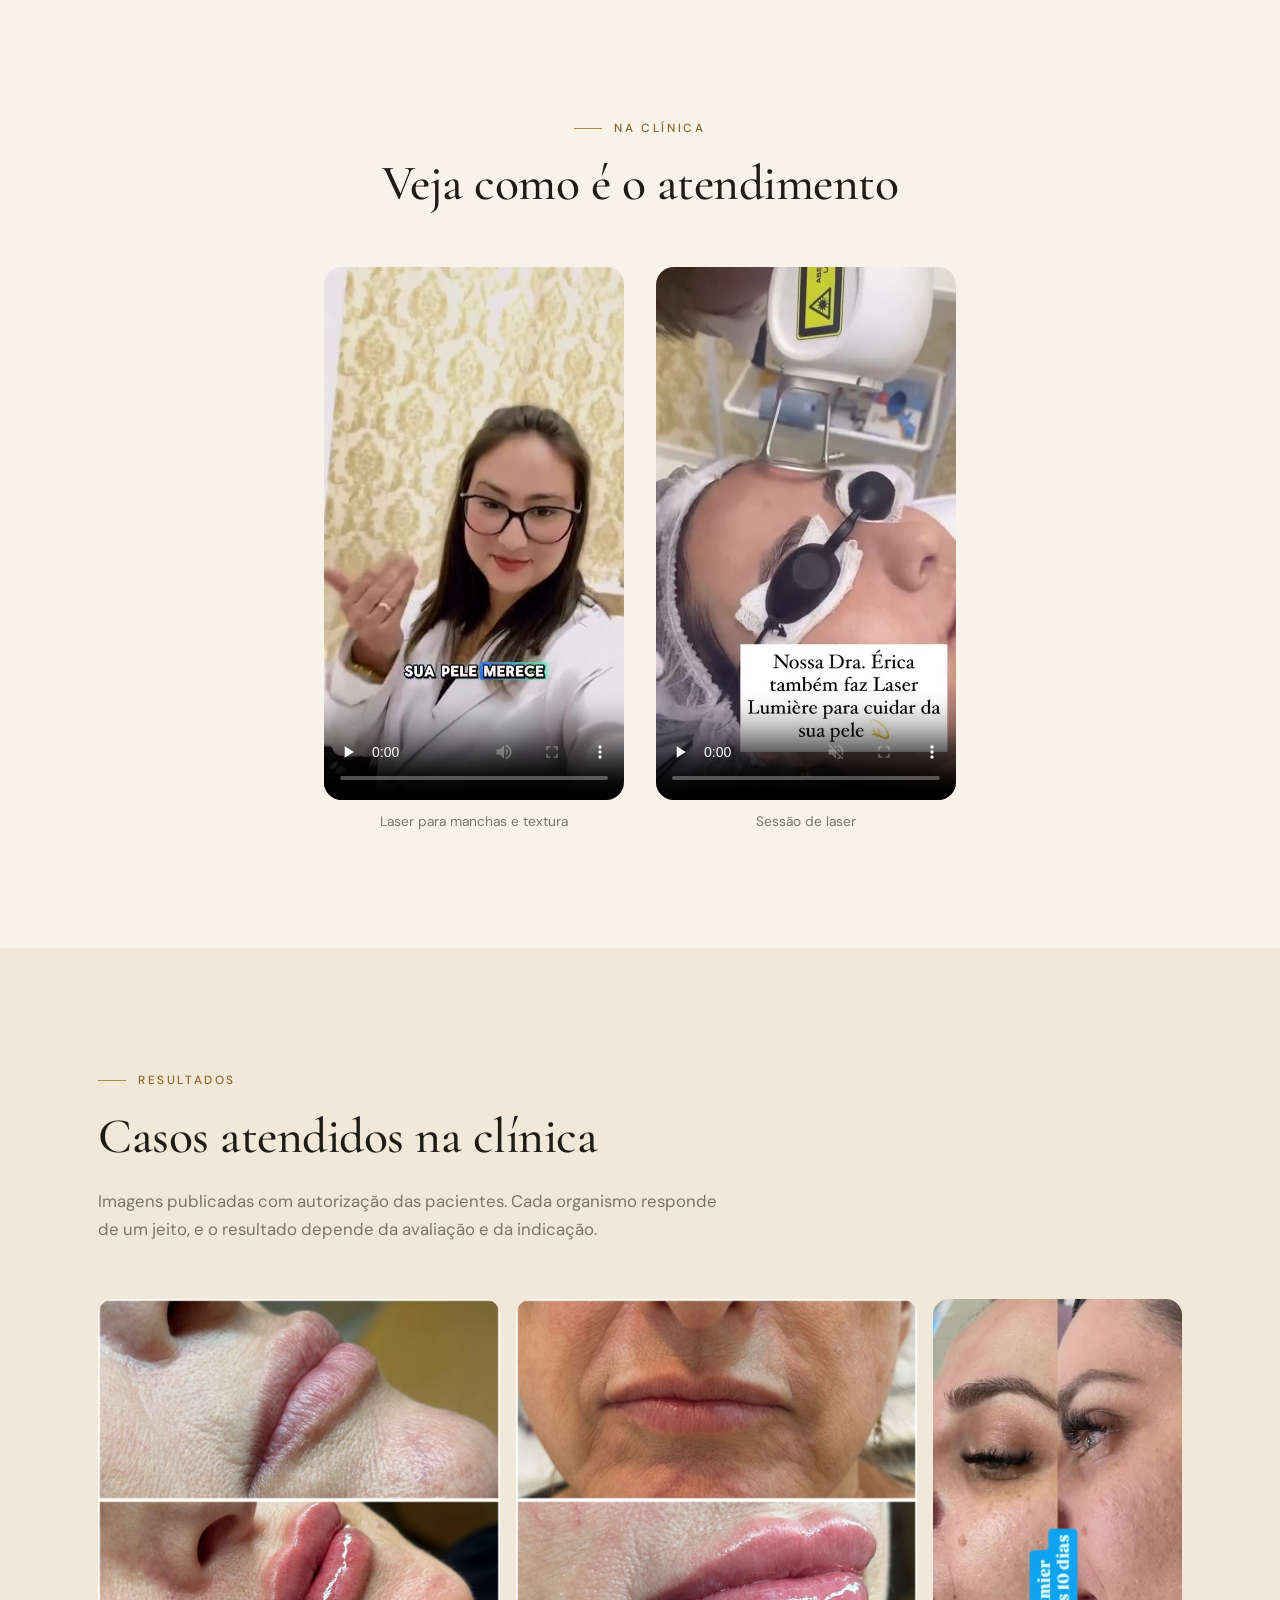
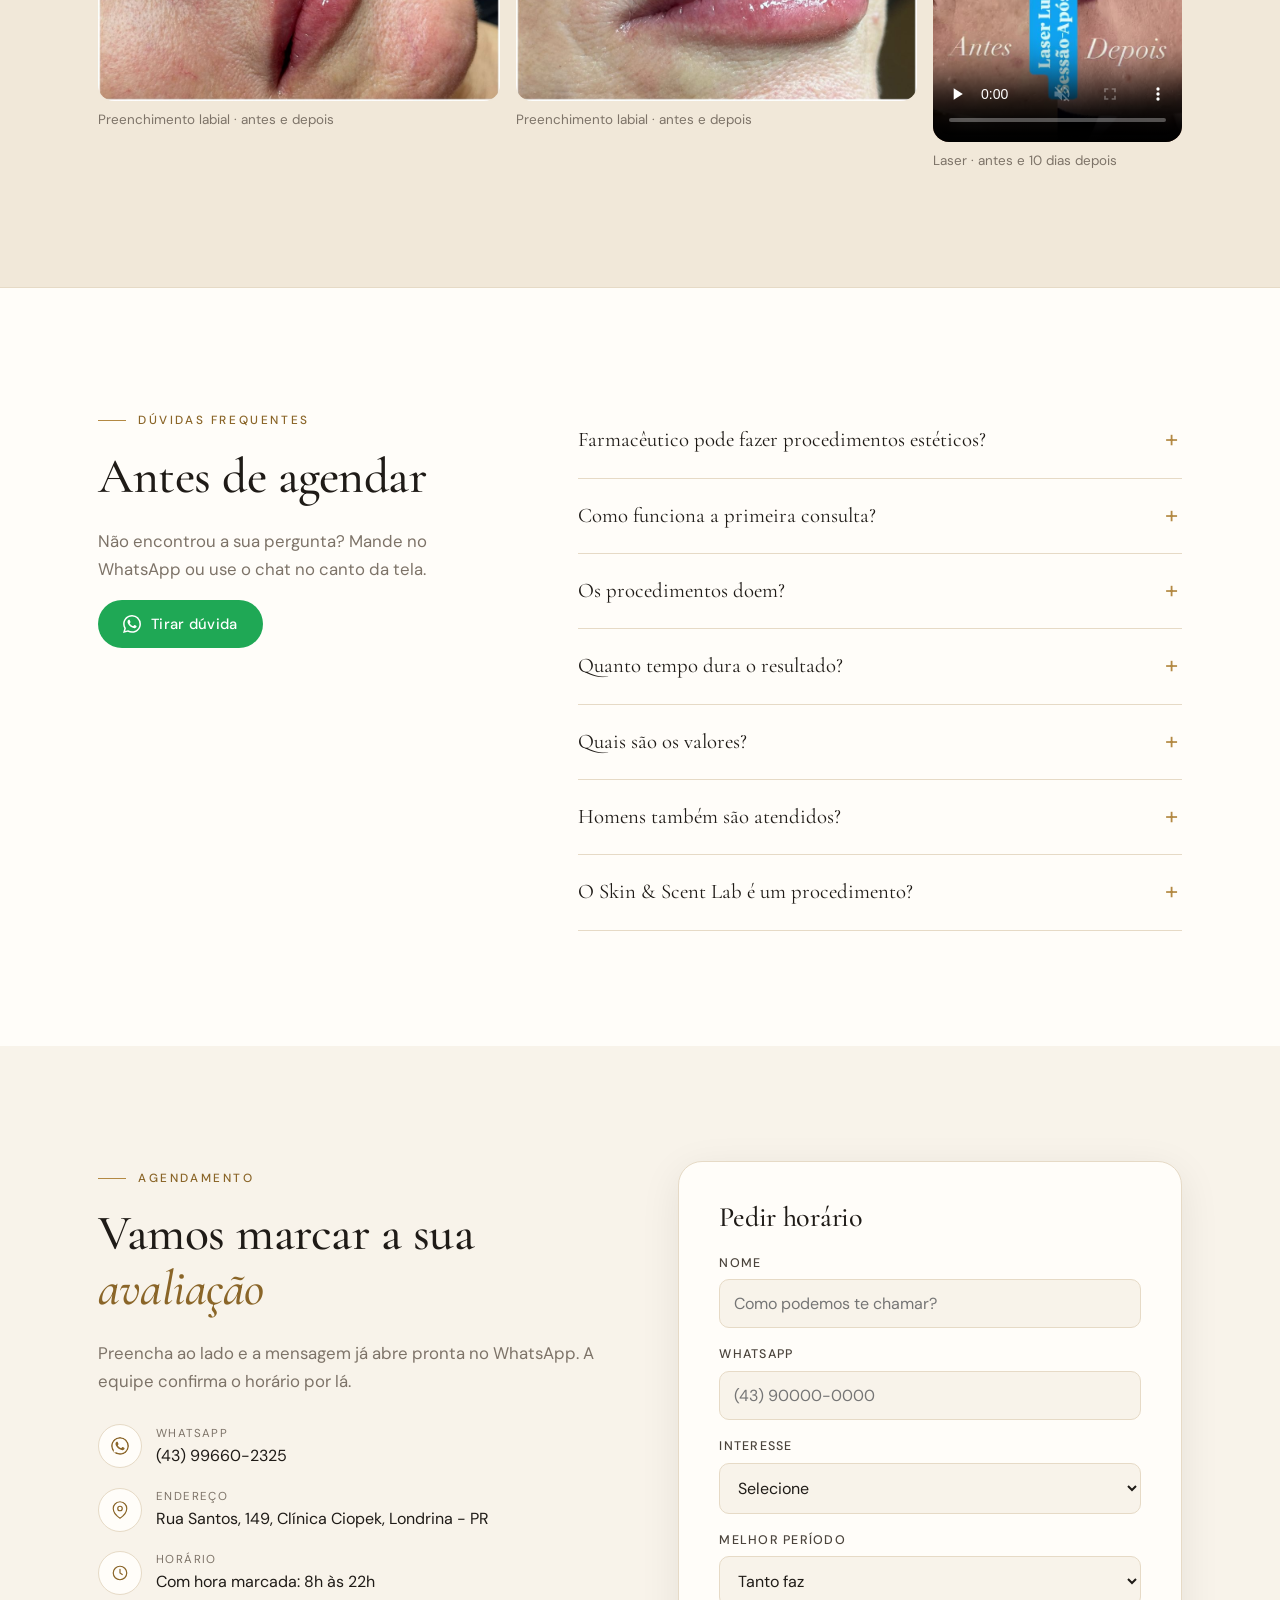
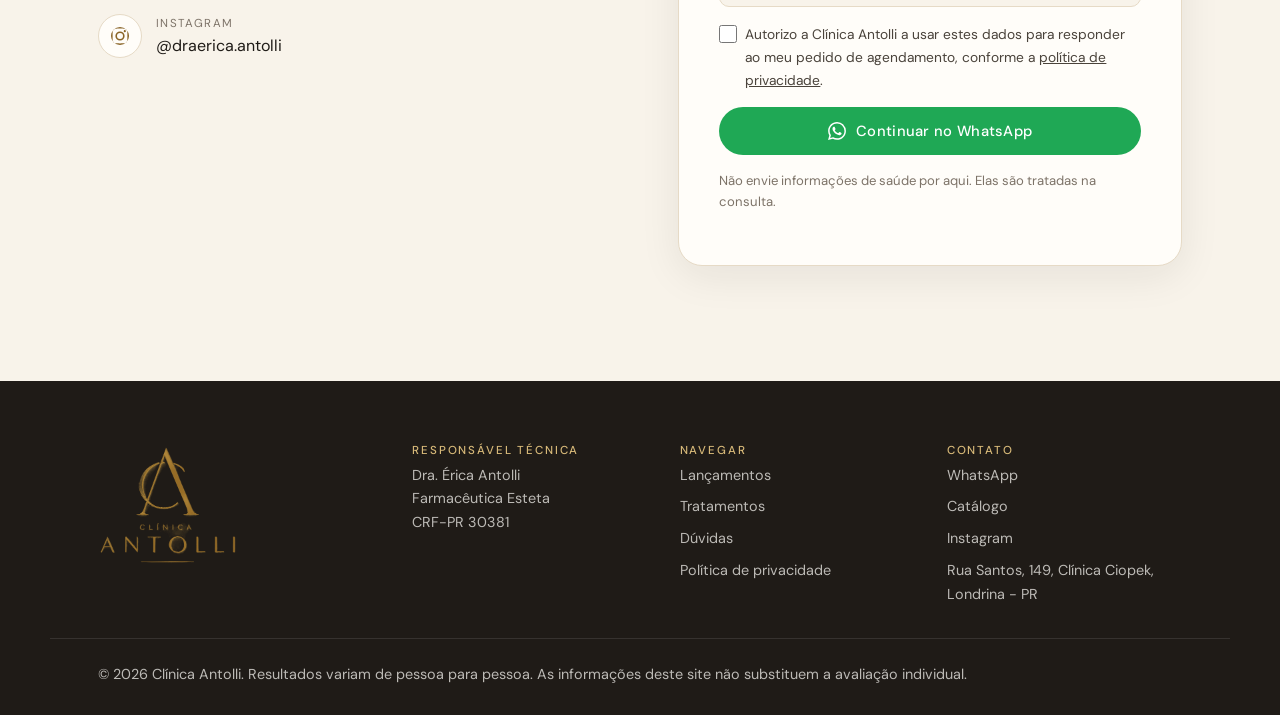
<file: public/verao/index.html>
<!DOCTYPE html>
<html lang="pt-BR"><head><meta charset="UTF-8"><meta name="robots" content="noindex">
<title>Clínica Antolli</title>
<meta http-equiv="refresh" content="0; url=../#bumbum360">
<script>location.replace("../" + location.search + "#bumbum360");</script>
<!-- Google tag (gtag.js) --> <script async src="https://www.googletagmanager.com/gtag/js?id=GTM-PPKPNNBQ"></script> <script> window.dataLayer = window.dataLayer || []; function gtag(){dataLayer.push(arguments);} gtag('js', new Date()); gtag('config', 'GTM-PPKPNNBQ'); </script>
<!-- Event snippet for Contato conversion page --> <script> gtag('event', 'conversion', { 'send_to': 'AW-18568032375/La-ECNeq-LUdEPfg9pVF', 'value': 1.0, 'currency': 'BRL' }); </script>
</head><body><a href="../#bumbum360">Continuar</a></body></html>
</file>
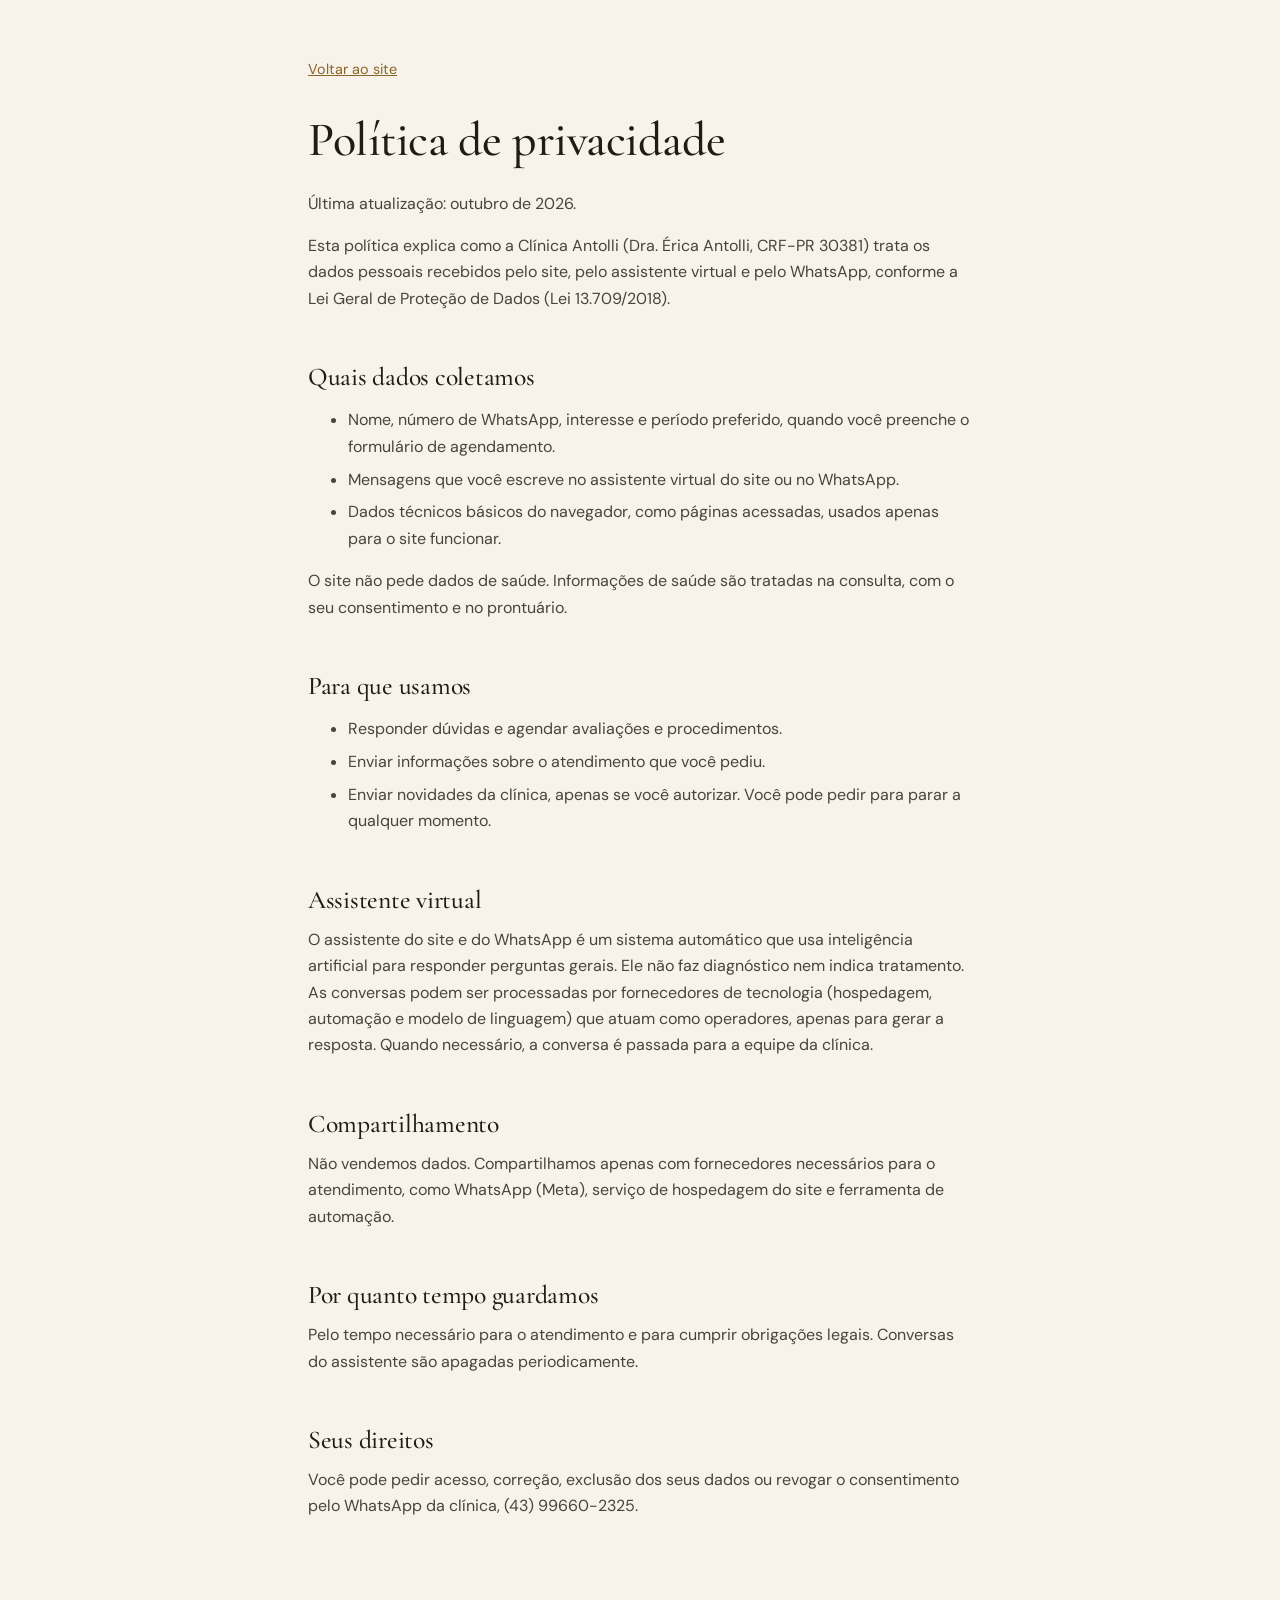
<file: public/politica-de-privacidade.html>
<!DOCTYPE html>
<html lang="pt-BR">
<head>
  <meta charset="UTF-8">
  <meta name="viewport" content="width=device-width, initial-scale=1.0">
  <title>Política de privacidade | Clínica Antolli</title>
  <meta name="robots" content="noindex">
  <link rel="icon" type="image/png" href="assets/img/favicon.png">
  <link rel="stylesheet" href="assets/css/style.css">
  <style>
    .policy { max-width: 760px; margin: 0 auto; padding: 56px var(--gutter) 96px; }
    .policy h1 { font-size: clamp(2.2rem, 5vw, 3rem); }
    .policy h2 { font-size: 1.6rem; margin-top: 2em; }
    .policy li { color: var(--ink-2); margin-bottom: .4em; }
    .policy__back { display: inline-block; margin-bottom: 32px; font-size: .9rem; color: var(--gold-dark); }
  </style>
<!-- Google tag (gtag.js) --> <script async src="https://www.googletagmanager.com/gtag/js?id=GTM-PPKPNNBQ"></script> <script> window.dataLayer = window.dataLayer || []; function gtag(){dataLayer.push(arguments);} gtag('js', new Date()); gtag('config', 'GTM-PPKPNNBQ'); </script>
<!-- Event snippet for Contato conversion page --> <script> gtag('event', 'conversion', { 'send_to': 'AW-18568032375/La-ECNeq-LUdEPfg9pVF', 'value': 1.0, 'currency': 'BRL' }); </script>
</head>
<body>
  <main class="policy">
    <a class="policy__back" href="./">Voltar ao site</a>
    <h1>Política de privacidade</h1>
    <p>Última atualização: outubro de 2026.</p>
    <p>Esta política explica como a Clínica Antolli (<span data-cfg="profissional.nome">Dra. Érica Antolli</span>, <span data-cfg="profissional.crf">CRF-PR</span>) trata os dados pessoais recebidos pelo site, pelo assistente virtual e pelo WhatsApp, conforme a Lei Geral de Proteção de Dados (Lei 13.709/2018).</p>

    <h2>Quais dados coletamos</h2>
    <ul>
      <li>Nome, número de WhatsApp, interesse e período preferido, quando você preenche o formulário de agendamento.</li>
      <li>Mensagens que você escreve no assistente virtual do site ou no WhatsApp.</li>
      <li>Dados técnicos básicos do navegador, como páginas acessadas, usados apenas para o site funcionar.</li>
    </ul>
    <p>O site não pede dados de saúde. Informações de saúde são tratadas na consulta, com o seu consentimento e no prontuário.</p>

    <h2>Para que usamos</h2>
    <ul>
      <li>Responder dúvidas e agendar avaliações e procedimentos.</li>
      <li>Enviar informações sobre o atendimento que você pediu.</li>
      <li>Enviar novidades da clínica, apenas se você autorizar. Você pode pedir para parar a qualquer momento.</li>
    </ul>

    <h2>Assistente virtual</h2>
    <p>O assistente do site e do WhatsApp é um sistema automático que usa inteligência artificial para responder perguntas gerais. Ele não faz diagnóstico nem indica tratamento. As conversas podem ser processadas por fornecedores de tecnologia (hospedagem, automação e modelo de linguagem) que atuam como operadores, apenas para gerar a resposta. Quando necessário, a conversa é passada para a equipe da clínica.</p>

    <h2>Compartilhamento</h2>
    <p>Não vendemos dados. Compartilhamos apenas com fornecedores necessários para o atendimento, como WhatsApp (Meta), serviço de hospedagem do site e ferramenta de automação.</p>

    <h2>Por quanto tempo guardamos</h2>
    <p>Pelo tempo necessário para o atendimento e para cumprir obrigações legais. Conversas do assistente são apagadas periodicamente.</p>

    <h2>Seus direitos</h2>
    <p>Você pode pedir acesso, correção, exclusão dos seus dados ou revogar o consentimento pelo WhatsApp da clínica, <span id="contatoPolitica">(43) 99660-2325</span>.</p>
  </main>
  <script src="assets/js/config.js"></script>
  <script>
    document.querySelectorAll("[data-cfg]").forEach(function (n) {
      var v = n.getAttribute("data-cfg").split(".").reduce(function (o, k) { return o && o[k]; }, window.CLINICA);
      if (v) n.textContent = v;
    });
    (function () {
      var c = window.CLINICA || {};
      var d = String((c.whatsapp || {}).numero || "").replace(/\D/g, "").replace(/^55/, "");
      var tel = d.length === 11 ? "(" + d.slice(0, 2) + ") " + d.slice(2, 7) + "-" + d.slice(7) : d;
      var alvo = document.getElementById("contatoPolitica");
      if (alvo && tel) alvo.textContent = tel + (c.email ? " ou pelo e-mail " + c.email : "");
    })();
  </script>
</body>
</html>
</file>
<file: public/assets/css/style.css>
/* Clínica Antolli: estilos do site */

/* Fontes hospedadas no próprio site (assets/fonts) */
@font-face { font-family: "Cormorant Garamond"; font-style: normal; font-weight: 400; font-display: swap; src: url("../fonts/cormorant-garamond-latin-400-normal.woff2") format("woff2"); }
@font-face { font-family: "Cormorant Garamond"; font-style: normal; font-weight: 500; font-display: swap; src: url("../fonts/cormorant-garamond-latin-500-normal.woff2") format("woff2"); }
@font-face { font-family: "Cormorant Garamond"; font-style: normal; font-weight: 600; font-display: swap; src: url("../fonts/cormorant-garamond-latin-600-normal.woff2") format("woff2"); }
@font-face { font-family: "Cormorant Garamond"; font-style: italic; font-weight: 400; font-display: swap; src: url("../fonts/cormorant-garamond-latin-400-italic.woff2") format("woff2"); }
@font-face { font-family: "Cormorant Garamond"; font-style: italic; font-weight: 500; font-display: swap; src: url("../fonts/cormorant-garamond-latin-500-italic.woff2") format("woff2"); }
@font-face { font-family: "DM Sans"; font-style: normal; font-weight: 100 1000; font-display: swap; src: url("../fonts/dm-sans-latin-wght-normal.woff2") format("woff2"); }


:root {
  --ink: #1f1b17;
  --ink-2: #4a433b;
  --muted: #7d7368;
  --cream: #f8f3ea;
  --cream-2: #f1e8d9;
  --paper: #fffdf9;
  --line: #e6dac6;
  --gold: #b38943;
  --gold-2: #d6b878;
  --gold-dark: #8a6528;
  --rose: #a9665d;
  --rose-soft: #f3e3df;
  --wa: #1fa855;
  --wa-dark: #178a45;
  --radius: 14px;
  --shadow: 0 10px 40px rgba(31, 27, 23, .08);
  --serif: "Cormorant Garamond", Georgia, serif;
  --sans: "DM Sans", system-ui, -apple-system, "Segoe UI", sans-serif;
  --nav-h: 72px;
  --gutter: clamp(16px, 4vw, 48px);
}

*, *::before, *::after { box-sizing: border-box; }
html { scroll-behavior: smooth; scroll-padding-top: calc(var(--nav-h) + 12px); }
body {
  margin: 0;
  font-family: var(--sans);
  font-size: 16px;
  line-height: 1.65;
  color: var(--ink);
  background: var(--cream);
  -webkit-font-smoothing: antialiased;
  overflow-x: hidden;
}
img, video { max-width: 100%; display: block; }
a { color: inherit; }
h1, h2, h3, h4 { font-family: var(--serif); font-weight: 500; line-height: 1.1; margin: 0 0 .5em; letter-spacing: -.01em; }
h1 { font-size: clamp(2.6rem, 6vw, 4.6rem); }
h2 { font-size: clamp(2rem, 4.2vw, 3.1rem); }
h3 { font-size: clamp(1.35rem, 2.4vw, 1.75rem); }
h1 em, h2 em, h3 em { font-style: italic; color: var(--gold-dark); }
p { margin: 0 0 1em; color: var(--ink-2); }
svg { width: 1em; height: 1em; flex-shrink: 0; }
.center { text-align: center; }
[hidden] { display: none !important; }

.skip { position: absolute; left: -999px; top: 8px; background: var(--ink); color: var(--paper); padding: 8px 14px; z-index: 2000; border-radius: 6px; }
.skip:focus { left: 8px; }

.container { max-width: 1180px; margin: 0 auto; padding: 0 var(--gutter); }
.section { padding: clamp(64px, 9vw, 120px) 0; }
.section__head { max-width: 640px; margin-bottom: clamp(32px, 5vw, 56px); }
.section__head--center { margin-left: auto; margin-right: auto; text-align: center; }
.section__sub { color: var(--muted); font-size: 1.05rem; }
.eyebrow {
  display: inline-flex; align-items: center; gap: 12px;
  font-size: .74rem; letter-spacing: .22em; text-transform: uppercase;
  color: var(--gold-dark); font-weight: 500; margin-bottom: 18px;
}
.eyebrow::before { content: ""; width: 28px; height: 1px; background: var(--gold); }
.fineprint { font-size: .82rem; color: var(--muted); line-height: 1.55; }

/* Botões */
.btn {
  display: inline-flex; align-items: center; justify-content: center; gap: 10px;
  padding: 14px 24px; border-radius: 999px; border: 1px solid transparent;
  font: 500 .92rem/1 var(--sans); letter-spacing: .02em; text-decoration: none;
  cursor: pointer; transition: transform .2s ease, background .2s ease, border-color .2s ease, color .2s ease;
}
.btn svg { width: 18px; height: 18px; }
.btn:hover { transform: translateY(-1px); }
.btn:focus-visible, .filter:focus-visible, a:focus-visible, button:focus-visible { outline: 2px solid var(--gold); outline-offset: 3px; }
.btn--dark { background: var(--ink); color: var(--paper); }
.btn--dark:hover { background: var(--gold-dark); }
.btn--wa { background: var(--wa); color: #fff; }
.btn--wa:hover { background: var(--wa-dark); }
.btn--ghost { background: transparent; border-color: rgba(31, 27, 23, .25); color: var(--ink); }
.btn--ghost:hover { border-color: var(--ink); }
.btn--ig { background: transparent; border-color: var(--line); color: var(--ink); }
.btn--ig:hover { border-color: var(--rose); color: var(--rose); }
.btn--sm { padding: 10px 18px; font-size: .84rem; }
.btn--block { width: 100%; }

/* Navegação */
.nav {
  position: fixed; inset: 0 0 auto 0; height: var(--nav-h); z-index: 1000;
  background: rgba(248, 243, 234, .92); backdrop-filter: blur(10px);
  border-bottom: 1px solid transparent; transition: border-color .3s, box-shadow .3s;
}
.nav.is-scrolled { border-color: var(--line); box-shadow: 0 4px 24px rgba(31, 27, 23, .05); }
.nav__inner { max-width: 1280px; height: 100%; margin: 0 auto; padding: 0 var(--gutter); display: flex; align-items: center; justify-content: space-between; gap: 24px; }
.nav__brand { display: flex; align-items: center; gap: 12px; text-decoration: none; }
.nav__mono { height: 40px; width: auto; }
.nav__word { height: 30px; width: auto; }
.nav__links { display: flex; align-items: center; gap: 28px; }
.nav__links a:not(.btn) { text-decoration: none; font-size: .88rem; color: var(--ink-2); position: relative; }
.nav__links a:not(.btn):hover { color: var(--ink); }
.nav__catalog { display: inline-flex; align-items: center; gap: 6px; color: var(--wa-dark) !important; font-weight: 500; }
.nav__catalog svg { width: 17px; height: 17px; }
.nav__toggle { display: none; width: 44px; height: 44px; border: 0; background: none; cursor: pointer; position: relative; }
.nav__toggle span { position: absolute; left: 11px; right: 11px; height: 1.5px; background: var(--ink); transition: transform .25s; }
.nav__toggle span:first-child { top: 18px; }
.nav__toggle span:last-child { top: 26px; }
.nav__toggle[aria-expanded="true"] span:first-child { transform: translateY(4px) rotate(45deg); }
.nav__toggle[aria-expanded="true"] span:last-child { transform: translateY(-4px) rotate(-45deg); }

@media (max-width: 980px) {
  .nav__word { height: 24px; }
  .nav__toggle { display: block; }
  .nav__links {
    position: fixed; top: var(--nav-h); left: 0; right: 0;
    flex-direction: column; align-items: stretch; gap: 0;
    background: var(--cream); border-bottom: 1px solid var(--line);
    padding: 8px var(--gutter) 24px;
    transform: translateY(-8px); opacity: 0; pointer-events: none; transition: opacity .2s, transform .2s;
  }
  .nav__links.is-open { transform: none; opacity: 1; pointer-events: auto; }
  .nav__links a:not(.btn) { padding: 14px 0; border-bottom: 1px solid var(--line); font-size: 1rem; }
  .nav__links .btn { margin-top: 16px; }
}

/* Hero */
.hero {
  max-width: 1280px; margin: 0 auto;
  min-height: min(100vh, 900px);
  padding: calc(var(--nav-h) + clamp(32px, 6vw, 72px)) var(--gutter) clamp(48px, 7vw, 96px);
  display: grid; grid-template-columns: 1.1fr .9fr; gap: clamp(32px, 6vw, 88px); align-items: center;
}
.hero__lead { font-size: clamp(1.02rem, 1.6vw, 1.18rem); max-width: 34em; color: var(--ink-2); }
.hero__actions { display: flex; flex-wrap: wrap; gap: 12px; margin: 32px 0 36px; }
.hero__facts { list-style: none; padding: 0; margin: 0; display: grid; gap: 10px; }
.hero__facts li { display: flex; align-items: center; gap: 12px; font-size: .9rem; color: var(--muted); }
.hero__facts li::before { content: ""; width: 6px; height: 6px; border-radius: 50%; background: var(--gold); flex-shrink: 0; }
.hero__photo { margin: 0; position: relative; justify-self: center; width: min(100%, 460px); }
.arch {
  border-radius: 999px 999px 18px 18px; overflow: hidden;
  aspect-ratio: 4 / 5; background: var(--cream-2);
  box-shadow: 0 0 0 1px var(--gold-2), 0 0 0 10px var(--cream), 0 0 0 11px var(--line), var(--shadow);
}
.arch img { width: 100%; height: 100%; object-fit: cover; object-position: 50% 20%; }
.hero__photo figcaption {
  position: absolute; left: -18px; bottom: 28px;
  background: var(--paper); padding: 12px 18px; border-radius: 12px; box-shadow: var(--shadow);
  font-family: var(--serif); font-size: 1.15rem; display: grid; line-height: 1.25;
}
.hero__photo figcaption small { font-family: var(--sans); font-size: .74rem; color: var(--muted); letter-spacing: .06em; }

@media (max-width: 900px) {
  .hero { grid-template-columns: 1fr; min-height: 0; padding-top: calc(var(--nav-h) + 24px); }
  .hero__photo { order: -1; width: min(78%, 340px); }
  .hero__photo figcaption { left: -8px; bottom: 18px; }
}

/* Lançamentos */
.launches { background: var(--paper); border-top: 1px solid var(--line); border-bottom: 1px solid var(--line); }
.launch-tabs { display: flex; flex-wrap: wrap; gap: 10px; margin-bottom: clamp(32px, 5vw, 56px); }
.launch-tabs a {
  display: inline-flex; align-items: center; gap: 10px; text-decoration: none;
  padding: 10px 18px; border: 1px solid var(--line); border-radius: 999px; font-size: .88rem; color: var(--ink-2);
  transition: border-color .2s, color .2s;
}
.launch-tabs a span { font-family: var(--serif); color: var(--gold-dark); font-size: 1.05rem; }
.launch-tabs a:hover { border-color: var(--gold); color: var(--ink); }

.launch {
  display: grid; grid-template-columns: 1.15fr .85fr; gap: clamp(28px, 5vw, 72px); align-items: center;
  padding: clamp(32px, 5vw, 56px) 0; border-top: 1px solid var(--line);
}
.launch:first-of-type { border-top: 0; padding-top: 0; }
.launch--alt .launch__visual { order: -1; }
.launch__tag { font-size: .74rem; letter-spacing: .2em; text-transform: uppercase; color: var(--rose); margin-bottom: 12px; }
.launch__lead { font-size: 1.05rem; }
.launch .btn { margin-top: 8px; }

.steps { list-style: none; counter-reset: s; padding: 0; margin: 24px 0; display: grid; gap: 14px; }
.steps li { counter-increment: s; position: relative; padding: 5px 0 0 48px; min-height: 34px; color: var(--ink-2); font-size: .95rem; }
.steps li::before {
  content: counter(s); position: absolute; left: 0; top: 0; width: 34px; height: 34px; border-radius: 50%;
  display: grid; place-items: center; border: 1px solid var(--gold-2);
  font-family: var(--serif); font-size: 1.05rem; color: var(--gold-dark);
}
.steps strong { color: var(--ink); font-weight: 600; }
.steps--inline { grid-template-columns: repeat(4, 1fr); }
.steps--inline li { padding: 46px 0 0; font-size: .9rem; }
.steps--inline strong { display: block; }

.chips-list { margin: 8px 0 18px; }
.chips-list__title { font-size: .78rem; text-transform: uppercase; letter-spacing: .14em; color: var(--muted); margin-bottom: 10px; }
.chips-list ul { list-style: none; padding: 0; margin: 0; display: flex; flex-wrap: wrap; gap: 8px; }
.chips-list li { padding: 7px 14px; border-radius: 999px; background: var(--cream-2); font-size: .86rem; color: var(--ink-2); }

.launch__visual { background: var(--cream); border: 1px solid var(--line); border-radius: 24px; padding: clamp(24px, 4vw, 40px); display: grid; place-items: center; gap: 16px; }
.months { display: grid; grid-template-columns: repeat(4, 1fr); gap: 12px; width: 100%; max-width: 340px; }
.month {
  aspect-ratio: 1; border-radius: 50%; display: grid; place-items: center;
  border: 1px solid var(--gold-2); font-family: var(--serif); font-size: 1.05rem; color: var(--gold-dark); background: var(--paper);
}
.month.is-review { background: var(--ink); color: var(--paper); border-color: var(--ink); }
.months__caption, .ring__caption { font-size: .85rem; color: var(--muted); margin: 0; text-align: center; }

/* Bumbum 360: carrossel de fotos e contagem até o verão */
.launch__visual--gallery { place-items: stretch; gap: 16px; padding: clamp(14px, 2.4vw, 20px); min-width: 0; }
.carousel { display: grid; gap: 12px; min-width: 0; }
.carousel__track {
  display: flex; overflow-x: auto; overscroll-behavior-x: contain;
  scroll-snap-type: x mandatory; border-radius: 16px; scrollbar-width: none;
}
.carousel__track::-webkit-scrollbar { display: none; }
.carousel__track:focus-visible { outline: 2px solid var(--gold); outline-offset: 3px; }
.carousel__slide { flex: 0 0 100%; margin: 0; scroll-snap-align: start; display: grid; gap: 10px; }
.carousel__frame { position: relative; aspect-ratio: 13 / 10; max-width: 100%; border-radius: 16px; overflow: hidden; background: var(--cream-2); }
.carousel__frame img { position: absolute; inset: 0; width: 100%; height: 100%; object-fit: cover; }
.carousel__slide figcaption { font-size: .84rem; color: var(--muted); text-align: center; }
.carousel__controls { display: flex; align-items: center; justify-content: space-between; gap: 12px; }
.carousel__btn {
  width: 44px; height: 44px; flex-shrink: 0; border-radius: 50%;
  border: 1px solid var(--line); background: var(--paper); color: var(--ink);
  display: grid; place-items: center; cursor: pointer; transition: border-color .2s, opacity .2s;
}
.carousel__btn:hover:not(:disabled) { border-color: var(--gold); }
.carousel__btn:disabled { opacity: .35; cursor: default; }
.carousel__btn svg { width: 18px; height: 18px; }
.carousel__btn--prev svg { transform: rotate(180deg); }
.carousel__dots { display: flex; gap: 4px; }
.carousel__dot { width: 28px; height: 28px; padding: 0; border: 0; background: none; cursor: pointer; display: grid; place-items: center; }
.carousel__dot::before { content: ""; width: 8px; height: 8px; border-radius: 4px; background: var(--line); transition: width .2s, background .2s; }
.carousel__dot[aria-current="true"]::before { width: 22px; background: var(--rose); }
.countdown { display: grid; gap: 2px; justify-items: center; text-align: center; padding-top: 14px; border-top: 1px solid var(--line); }
.countdown__count { display: flex; align-items: baseline; gap: 10px; margin: 0; }
.countdown__count strong { font-family: var(--serif); font-size: 2.6rem; font-weight: 500; line-height: 1; color: var(--rose); }
.countdown__count span { font-size: .9rem; color: var(--ink-2); }
.countdown__caption { font-size: .82rem; color: var(--muted); margin: 0; }
.launch__visual--gallery .fineprint { margin: 0; text-align: center; }

.launch--lab { grid-template-columns: 1fr; }
.kits { display: grid; grid-template-columns: repeat(3, 1fr); gap: 16px; }
.kit {
  background: var(--cream); border: 1px solid var(--line); border-radius: 20px; padding: 26px 24px;
  display: flex; flex-direction: column; position: relative;
}
.kit--featured { background: var(--ink); border-color: var(--ink); color: var(--paper); }
.kit.kit--featured p, .kit.kit--featured li { color: rgba(255, 253, 249, .8); }
.kit__badge { position: absolute; top: -11px; left: 24px; background: var(--gold); color: var(--paper); font-size: .7rem; letter-spacing: .12em; text-transform: uppercase; padding: 4px 10px; border-radius: 999px; }
.kit h4 { font-size: 1.5rem; margin-bottom: 4px; }
.kit__price { font-family: var(--serif); font-size: 2.4rem; line-height: 1; margin: 10px 0 12px; }
.kit__price small { font-family: var(--sans); font-size: .8rem; vertical-align: top; margin-right: 4px; }
.kit ul { list-style: none; padding: 0; margin: 4px 0 20px; display: grid; gap: 8px; font-size: .9rem; }
.kit li { display: grid; grid-template-columns: 14px 1fr; gap: 8px; color: var(--ink-2); }
.kit li::before { content: ""; width: 6px; height: 6px; margin-top: 9px; border-radius: 50%; background: var(--gold); }
.kit__cta { margin-top: auto; font-size: .88rem; font-weight: 500; display: inline-flex; align-items: center; gap: 8px; text-decoration: none; color: var(--gold-dark); }
.kit--featured .kit__cta { color: var(--gold-2); }
.kit__cta svg { width: 16px; height: 16px; }
.lab__actions { display: flex; flex-wrap: wrap; gap: 12px; }

@media (max-width: 900px) {
  .launch { grid-template-columns: 1fr; }
  .launch--alt .launch__visual { order: 0; }
  .kits { grid-template-columns: 1fr; }
  .steps--inline { grid-template-columns: 1fr 1fr; }
}

/* Tratamentos */
.filters { display: flex; flex-wrap: wrap; gap: 8px; margin-bottom: 28px; }
.filter {
  font: 500 .86rem var(--sans); padding: 9px 18px; border-radius: 999px; cursor: pointer;
  border: 1px solid var(--line); background: transparent; color: var(--ink-2); transition: all .2s;
}
.filter:hover { border-color: var(--gold); }
.filter.is-active { background: var(--ink); color: var(--paper); border-color: var(--ink); }
.cards { display: grid; grid-template-columns: repeat(auto-fill, minmax(260px, 1fr)); gap: 16px; }
.card {
  background: var(--paper); border: 1px solid var(--line); border-radius: var(--radius); padding: 26px;
  display: flex; flex-direction: column; transition: transform .2s, box-shadow .2s, border-color .2s;
}
.card:hover { transform: translateY(-3px); box-shadow: var(--shadow); border-color: var(--gold-2); }
.card h3 { font-size: 1.4rem; }
.card p { font-size: .92rem; flex: 1; }
.card a { display: inline-flex; align-items: center; gap: 8px; text-decoration: none; font-size: .86rem; font-weight: 500; color: var(--gold-dark); }
.card a svg { width: 16px; height: 16px; }
.card--accent { background: var(--rose-soft); border-color: #e7cdc7; }
.card.is-hidden { display: none; }
.catalog-banner {
  margin-top: 40px; padding: clamp(24px, 4vw, 36px); border-radius: 20px;
  background: var(--ink); color: var(--paper);
  display: flex; align-items: center; justify-content: space-between; gap: 24px; flex-wrap: wrap;
}
.catalog-banner h3 { color: var(--paper); margin-bottom: 6px; }
.catalog-banner p { color: rgba(255, 253, 249, .7); margin: 0; max-width: 46ch; }

/* Sobre */
.about { background: var(--paper); border-top: 1px solid var(--line); border-bottom: 1px solid var(--line); }
.about__grid { display: grid; grid-template-columns: .8fr 1.2fr; gap: clamp(32px, 6vw, 88px); align-items: center; }
.about__photo { border-radius: 20px; overflow: hidden; aspect-ratio: 4 / 5; }
.about__photo img { width: 100%; height: 100%; object-fit: cover; object-position: 50% 18%; }
.about__role { font-size: .9rem; color: var(--gold-dark); letter-spacing: .04em; margin-top: -6px; }
.about__list { list-style: none; padding: 0; margin: 20px 0 28px; display: grid; gap: 10px; }
.about__list li { padding-left: 22px; position: relative; font-size: .94rem; color: var(--ink-2); }
.about__list li::before { content: ""; position: absolute; left: 0; top: 11px; width: 12px; height: 1px; background: var(--gold); }
@media (max-width: 800px) { .about__grid { grid-template-columns: 1fr; } .about__photo { max-width: 380px; } }

/* Vídeos */
.video-row { display: flex; justify-content: center; gap: clamp(16px, 3vw, 32px); flex-wrap: wrap; }
.reel { margin: 0; width: min(100%, 300px); }
.reel video { width: 100%; aspect-ratio: 9 / 16; object-fit: cover; border-radius: 18px; background: var(--ink); }
.reel figcaption { text-align: center; font-size: .86rem; color: var(--muted); margin-top: 10px; }

/* Resultados */
.results { background: var(--cream-2); }
.results__grid { display: grid; grid-template-columns: 1fr 1fr .62fr; gap: 16px; align-items: start; }
.results__grid figure { margin: 0; }
.results__grid img, .results__grid video { width: 100%; border-radius: 16px; background: var(--ink); }
.results__grid video { aspect-ratio: 9 / 16; object-fit: cover; }
.results__grid figcaption { font-size: .84rem; color: var(--muted); margin-top: 8px; }
@media (max-width: 800px) { .results__grid { grid-template-columns: 1fr 1fr; } .results__video { grid-column: span 2; max-width: 280px; } }

/* Depoimentos */
.testimonials__grid { display: grid; grid-template-columns: repeat(auto-fit, minmax(280px, 1fr)); gap: 16px; margin-bottom: 28px; }
.testimonial { background: var(--paper); border: 1px solid var(--line); border-radius: var(--radius); padding: 28px; }
.testimonial blockquote { margin: 0 0 16px; font-family: var(--serif); font-size: 1.2rem; font-style: italic; line-height: 1.45; }
.testimonial cite { font-style: normal; font-size: .86rem; color: var(--muted); }

/* FAQ */
.faq { background: var(--paper); border-top: 1px solid var(--line); }
.faq__grid { display: grid; grid-template-columns: .8fr 1.2fr; gap: clamp(32px, 6vw, 80px); align-items: start; }
.faq__list details { border-bottom: 1px solid var(--line); }
.faq__list summary {
  list-style: none; cursor: pointer; padding: 20px 40px 20px 0; position: relative;
  font-family: var(--serif); font-size: 1.3rem; color: var(--ink);
}
.faq__list summary::-webkit-details-marker { display: none; }
.faq__list summary::after { content: "+"; position: absolute; right: 4px; top: 16px; font-family: var(--sans); font-size: 1.5rem; color: var(--gold); transition: transform .2s; }
.faq__list details[open] summary::after { transform: rotate(45deg); }
.faq__list details p { padding: 0 0 20px; margin: 0; font-size: .95rem; }
@media (max-width: 800px) { .faq__grid { grid-template-columns: 1fr; } }

/* Agendamento */
.booking__grid { display: grid; grid-template-columns: 1fr 1fr; gap: clamp(32px, 6vw, 80px); align-items: start; }
.contact { list-style: none; padding: 0; margin: 28px 0 0; display: grid; gap: 18px; }
.contact li { display: grid; grid-template-columns: 44px 1fr; gap: 14px; align-items: center; }
.contact svg { width: 44px; height: 44px; padding: 12px; border-radius: 50%; background: var(--paper); border: 1px solid var(--line); color: var(--gold-dark); }
.contact small { display: block; font-size: .72rem; text-transform: uppercase; letter-spacing: .12em; color: var(--muted); }
.contact a, .contact span { text-decoration: none; color: var(--ink); }
.booking__form { background: var(--paper); border: 1px solid var(--line); border-radius: 24px; padding: clamp(24px, 4vw, 40px); box-shadow: var(--shadow); display: grid; gap: 16px; }
.booking__form h3 { margin-bottom: 4px; }
.booking__form label { display: grid; gap: 6px; font-size: .78rem; text-transform: uppercase; letter-spacing: .1em; color: var(--ink-2); font-weight: 500; }
.booking__form input[type=text], .booking__form input[type=tel], .booking__form select {
  font: 400 1rem var(--sans); color: var(--ink); text-transform: none; letter-spacing: 0;
  padding: 13px 14px; border-radius: 10px; border: 1px solid var(--line); background: var(--cream); width: 100%;
}
.booking__form input:focus, .booking__form select:focus { outline: none; border-color: var(--gold); background: var(--paper); box-shadow: 0 0 0 3px rgba(179, 137, 67, .15); }
.booking__form .check { grid-template-columns: 20px 1fr; align-items: start; text-transform: none; letter-spacing: 0; font-size: .86rem; font-weight: 400; color: var(--ink-2); }
.booking__form .check input { width: 18px; height: 18px; margin: 2px 0 0; accent-color: var(--gold-dark); }
.form__error { color: #a3352b; font-size: .88rem; margin: 0; }
@media (max-width: 860px) { .booking__grid { grid-template-columns: 1fr; } }

/* Rodapé */
.footer { background: var(--ink); color: rgba(255, 253, 249, .7); padding: 64px 0 28px; }
.footer__grid { display: grid; grid-template-columns: 1.2fr 1fr 1fr 1fr; gap: 32px; padding-bottom: 32px; border-bottom: 1px solid rgba(255, 253, 249, .1); }
.footer__brand img { width: 140px; height: auto; }
.footer h4 { font-family: var(--sans); font-size: .72rem; text-transform: uppercase; letter-spacing: .16em; color: var(--gold-2); font-weight: 500; }
.footer p, .footer li { color: rgba(255, 253, 249, .7); font-size: .9rem; }
.footer ul { list-style: none; padding: 0; margin: 0; display: grid; gap: 8px; }
.footer a { text-decoration: none; }
.footer a:hover { color: var(--paper); }
.footer__legal { max-width: 1180px; margin: 24px auto 0; padding: 0 var(--gutter); font-size: .78rem; color: rgba(255, 253, 249, .45); }
@media (max-width: 800px) { .footer__grid { grid-template-columns: 1fr 1fr; } }

/* Botões flutuantes */
.floating { position: fixed; right: 20px; bottom: 20px; z-index: 900; display: grid; gap: 12px; }
.fab {
  width: 56px; height: 56px; border-radius: 50%; border: 0; cursor: pointer;
  display: grid; place-items: center; box-shadow: 0 8px 28px rgba(31, 27, 23, .22); transition: transform .2s;
}
.fab:hover { transform: scale(1.06); }
.fab svg { width: 26px; height: 26px; }
.fab--wa { background: var(--wa); color: #fff; }
.fab--chat { background: var(--ink); color: var(--gold-2); width: 50px; height: 50px; justify-self: center; }
.fab--chat svg { width: 22px; height: 22px; }

/* Chat */
.chat {
  position: fixed; right: 20px; bottom: 150px; z-index: 1100;
  width: min(380px, calc(100vw - 24px)); height: min(560px, calc(100vh - 190px));
  background: var(--paper); border: 1px solid var(--line); border-radius: 20px; box-shadow: 0 20px 60px rgba(31, 27, 23, .22);
  display: flex; flex-direction: column; overflow: hidden;
}
.chat__head { display: flex; align-items: center; gap: 12px; padding: 14px 16px; background: var(--ink); color: var(--paper); }
.chat__head div { flex: 1; display: grid; line-height: 1.3; }
.chat__head strong { font-size: .92rem; font-weight: 500; }
.chat__head small { font-size: .74rem; color: rgba(255, 253, 249, .6); }
.chat__close { background: none; border: 0; color: rgba(255, 253, 249, .7); font-size: 1.6rem; line-height: 1; cursor: pointer; width: 36px; height: 36px; }
.chat__msgs { flex: 1; overflow-y: auto; padding: 16px; display: flex; flex-direction: column; gap: 10px; }
.msg { max-width: 85%; padding: 10px 14px; border-radius: 16px; font-size: .9rem; line-height: 1.5; white-space: pre-line; word-wrap: break-word; }
.msg a { color: var(--gold-dark); font-weight: 500; }
.msg--bot { align-self: flex-start; background: var(--cream); border-bottom-left-radius: 4px; }
.msg--user { align-self: flex-end; background: var(--ink); color: var(--paper); border-bottom-right-radius: 4px; }
.msg--typing { display: flex; gap: 4px; }
.msg--typing i { width: 6px; height: 6px; border-radius: 50%; background: var(--muted); animation: blink 1.2s infinite; }
.msg--typing i:nth-child(2) { animation-delay: .2s; }
.msg--typing i:nth-child(3) { animation-delay: .4s; }
@keyframes blink { 0%, 60%, 100% { opacity: .3; } 30% { opacity: 1; } }
.chat__quick { display: flex; flex-wrap: wrap; gap: 6px; padding: 0 16px 10px; }
.chat__quick button { font: 400 .8rem var(--sans); padding: 7px 12px; border-radius: 999px; border: 1px solid var(--gold-2); background: none; color: var(--gold-dark); cursor: pointer; }
.chat__quick button:hover { background: var(--gold); color: var(--paper); }
.chat__form { display: flex; gap: 8px; padding: 10px 12px; border-top: 1px solid var(--line); }
.chat__form input { flex: 1; font: 400 .92rem var(--sans); padding: 10px 14px; border-radius: 999px; border: 1px solid var(--line); background: var(--cream); min-width: 0; }
.chat__form input:focus { outline: none; border-color: var(--gold); }
.chat__form button { width: 42px; height: 42px; border-radius: 50%; border: 0; background: var(--ink); color: var(--paper); cursor: pointer; display: grid; place-items: center; }
.chat__form button svg { width: 18px; height: 18px; }
.chat__note { font-size: .7rem; color: var(--muted); padding: 0 16px 10px; margin: 0; }
@media (max-width: 480px) { .chat { left: 12px; right: 12px; bottom: 12px; width: auto; height: calc(100vh - var(--nav-h) - 24px); height: calc(100dvh - var(--nav-h) - 24px); } }

@media (prefers-reduced-motion: reduce) {
  html { scroll-behavior: auto; }
  *, *::before, *::after { transition: none !important; animation: none !important; }
}
</file>
